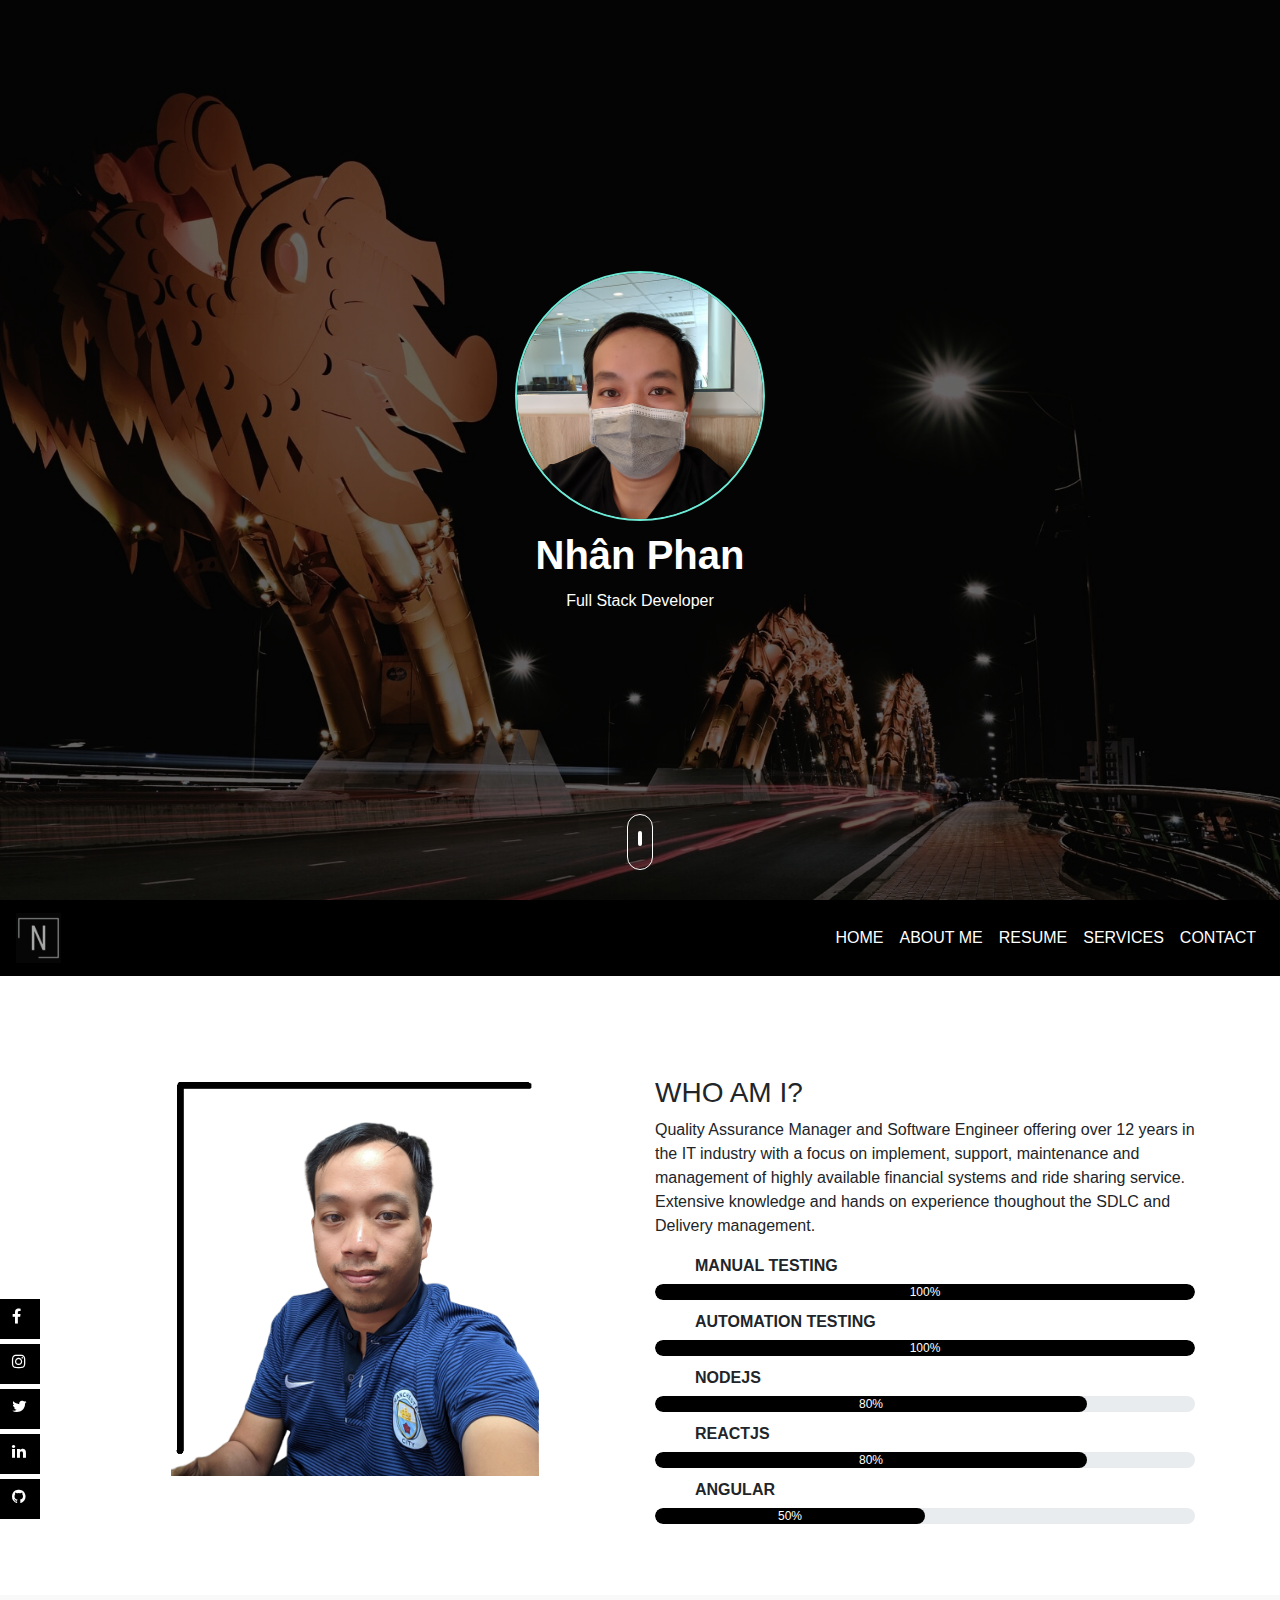
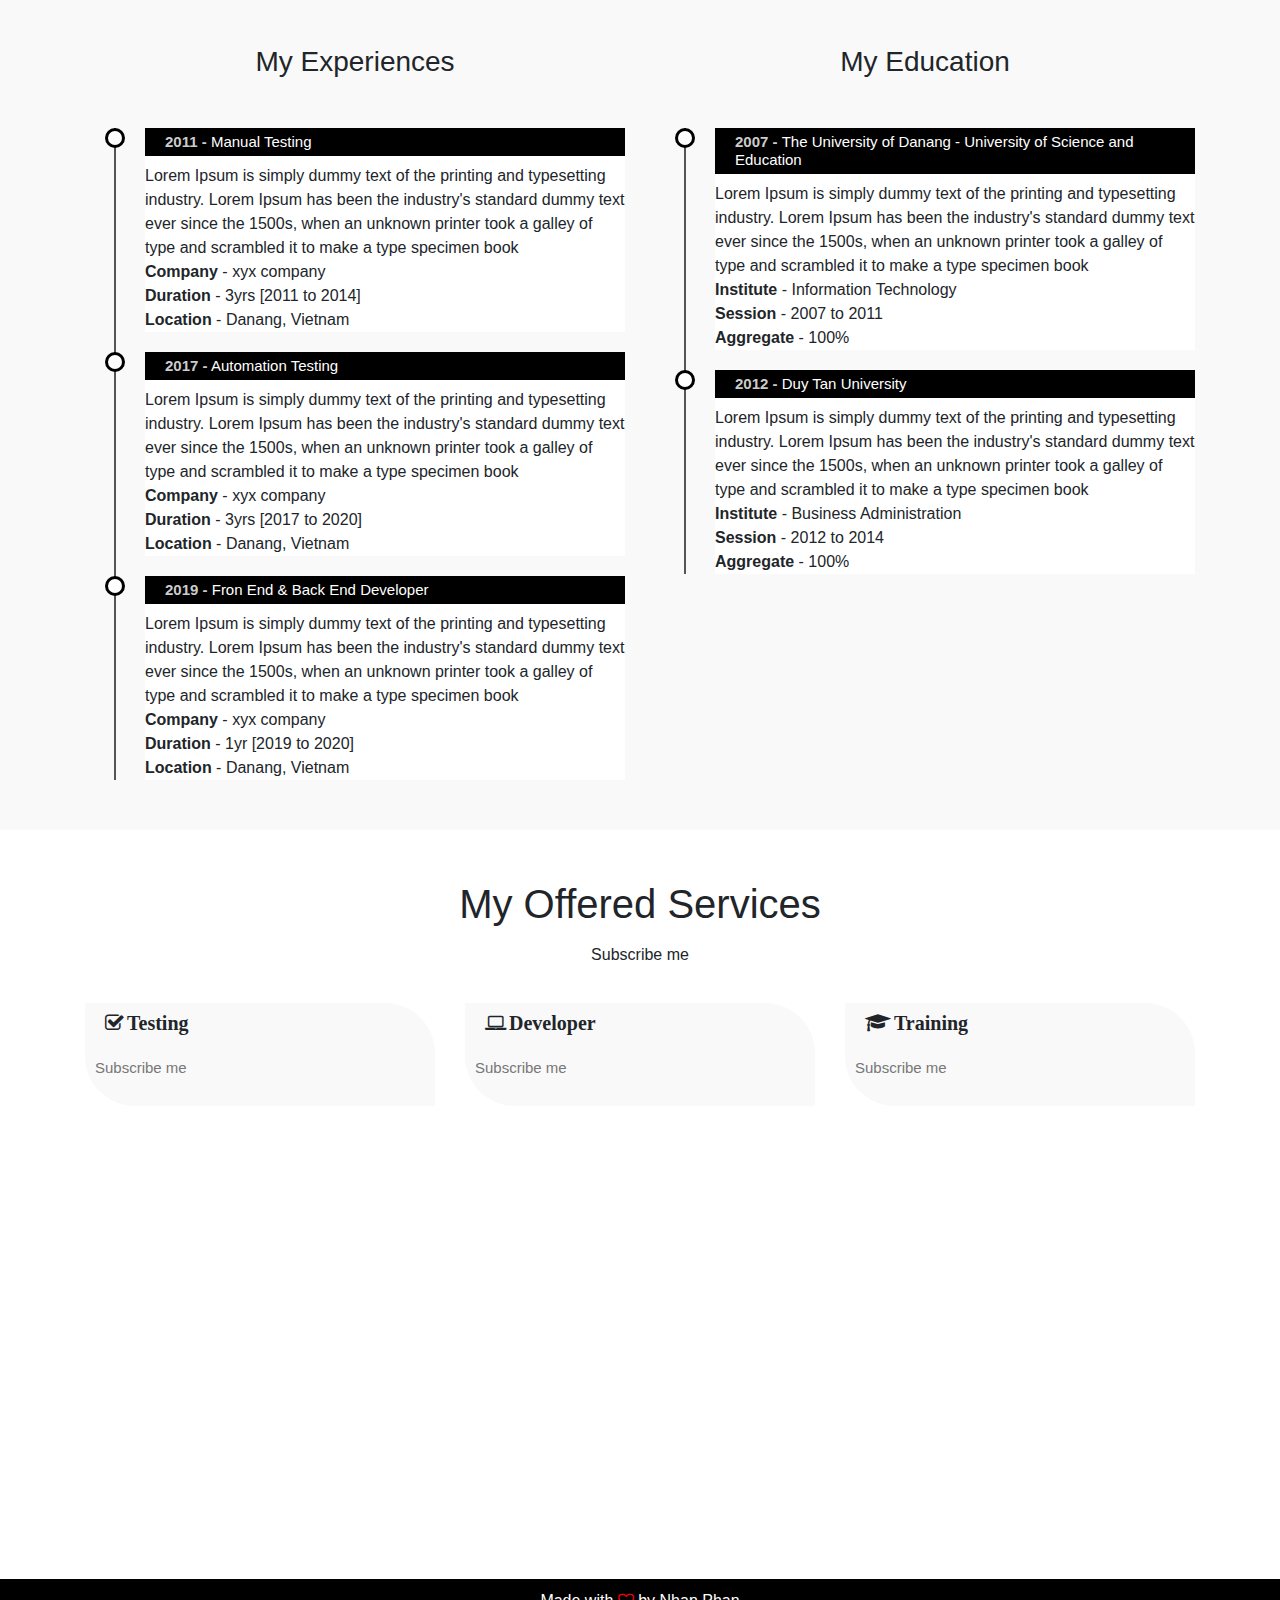
<file: index.html>
<!DOCTYPE html>
<html lang="en">

<head>
    <meta charset="UTF-8">
    <meta name="viewport" content="width=device-width, initial-scale=1.0">
    <title>Nhân Phan</title>
    <link rel="shortcut icon" href="img/favicon.ico"/>
    <!-- CSS only -->
    <link rel="stylesheet" href="https://stackpath.bootstrapcdn.com/bootstrap/4.5.0/css/bootstrap.min.css">

    <!-- manifest -->
    <link rel="manifest" href="manifest.json" />

    <!-- JS, Popper.js, and jQuery -->
    <script src="https://code.jquery.com/jquery-3.5.1.slim.min.js"></script>
    <script src="https://cdn.jsdelivr.net/npm/popper.js@1.16.0/dist/umd/popper.min.js"></script>
    <script src="https://stackpath.bootstrapcdn.com/bootstrap/4.5.0/js/bootstrap.min.js"></script>

    <link rel="stylesheet" href="https://stackpath.bootstrapcdn.com/font-awesome/4.7.0/css/font-awesome.min.css">


    <link rel="stylesheet" href="./css/index.css">

</head>

<body>

    <section id="header">
        <div class="container text-center">
            <div class="user-box">
                <img src="img/user1.png">
                <h1>Nhân Phan</h1>
                <p>Full Stack Developer</p>
            </div>
        </div>

        <div class="scroll-btn">
            <div class="scroll-bar">
                <a href="#about"><span></span></a>
            </div>

        </div>
    </section>

    <!-- User Info -->
    <section id="user-info">
        <div class="nav-bar">
            <nav class="navbar navbar-expand-lg">
                <a class="navbar-brand" href="#about"><img src="img/nhan-logo.png"></a>
                <button class="navbar-toggler" type="button" data-toggle="collapse" data-target="#navbarNav"
                    aria-controls="navbarNav" aria-expanded="false" aria-label="Toggle navigation">
                    <i class="fa fa-bars"></i>
                </button>
                <div class="collapse navbar-collapse" id="navbarNav">
                    <ul class="navbar-nav ml-auto">
                        <li class="nav-item">
                            <a class="nav-link" href="#top">HOME</a>
                        </li>
                        <li class="nav-item">
                            <a class="nav-link" href="#about">ABOUT ME</a>
                        </li>
                        <li class="nav-item">
                            <a class="nav-link" href="#resume">RESUME</a>
                        </li>
                        <li class="nav-item">
                            <a class="nav-link" href="#sevices">SERVICES</a>
                        </li>
                        <li class="nav-item">
                            <a class="nav-link" href="#contact">CONTACT</a>
                        </li>
                    </ul>
                </div>
            </nav>
        </div>


        <!-- About -->

        <div class="about container" id="about">
            <div class="row">
                <div class="col-md-6 text-center">
                    <img src="img/user2.png" class="profile-img">
                </div>
                <div class="col-md-6">
                    <h3>WHO AM I?</h3>
                    <p>
                        Quality Assurance Manager and Software Engineer offering over 12 years in the IT industry with a
                        focus on implement, support, maintenance and management of highly available financial systems
                        and ride sharing service. Extensive knowledge and hands on experience thoughout the SDLC and
                        Delivery management.
                    </p>
                    <div class="skills-bar">
                        <p>MANUAL TESTING</p>
                        <div class="progress">
                            <div class="progress-bar" style="width: 100%">
                                100%
                            </div>
                        </div>

                        <p>AUTOMATION TESTING</p>
                        <div class="progress">
                            <div class="progress-bar" style="width: 100%">
                                100%
                            </div>
                        </div>

                        <p>NODEJS</p>
                        <div class="progress">
                            <div class="progress-bar" style="width: 80%">
                                80%
                            </div>
                        </div>

                        <p>REACTJS</p>
                        <div class="progress">
                            <div class="progress-bar" style="width: 80%">
                                80%
                            </div>
                        </div>

                        <p>ANGULAR</p>
                        <div class="progress">
                            <div class="progress-bar" style="width: 50%">
                                50%
                            </div>
                        </div>

                    </div>
                </div>
            </div>
        </div>
        <!-- Social -->
        <div class="social-icons">
            <ul>
                <a href="#">
                    <li><i class="fa fa-facebook-f"></i></li>
                </a>
                <a href="#">
                    <li><i class="fa fa-instagram"></i></li>
                </a>
                <a href="#">
                    <li><i class="fa fa-twitter"></i></li>
                </a>
                <a href="#">
                    <li><i class="fa fa-linkedin"></i></li>
                </a>
                <a href="#">
                    <li><i class="fa fa-github"></i></li>
                </a>
            </ul>
        </div>
        <!-- Resume -->
        <div class="resume" id="resume">
            <div class="container">
                <div class="row">
                    <div class="col-md-6">
                        <h3 class="text-center">My Experiences</h3>
                        <ul class="timeline">
                            <li>
                                <h4>
                                    <span>2011 -</span> Manual Testing
                                </h4>
                                <p>Lorem Ipsum is simply dummy text of the printing and typesetting industry. Lorem
                                    Ipsum has been
                                    the industry's standard dummy text ever since the 1500s, when an unknown printer
                                    took a galley
                                    of type and scrambled it to make a type specimen book <br>
                                    <b>Company</b> - xyx company <br>
                                    <b>Duration</b> - 3yrs [2011 to 2014] <br>
                                    <b>Location</b> - Danang, Vietnam
                                </p>
                            </li>

                            <li>
                                <h4>
                                    <span>2017 -</span> Automation Testing
                                </h4>
                                <p>Lorem Ipsum is simply dummy text of the printing and typesetting industry. Lorem
                                    Ipsum has been
                                    the industry's standard dummy text ever since the 1500s, when an unknown printer
                                    took a galley
                                    of type and scrambled it to make a type specimen book <br>
                                    <b>Company</b> - xyx company <br>
                                    <b>Duration</b> - 3yrs [2017 to 2020] <br>
                                    <b>Location</b> - Danang, Vietnam
                                </p>
                            </li>

                            <li>
                                <h4>
                                    <span>2019 -</span> Fron End & Back End Developer
                                </h4>
                                <p>Lorem Ipsum is simply dummy text of the printing and typesetting industry. Lorem
                                    Ipsum has been
                                    the industry's standard dummy text ever since the 1500s, when an unknown printer
                                    took a galley
                                    of type and scrambled it to make a type specimen book <br>
                                    <b>Company</b> - xyx company <br>
                                    <b>Duration</b> - 1yr [2019 to 2020] <br>
                                    <b>Location</b> - Danang, Vietnam
                                </p>
                            </li>
                        </ul>
                    </div>


                    <div class="col-md-6">
                        <h3 class="text-center">My Education</h3>
                        <ul class="timeline">
                            <li>
                                <h4>
                                    <span>2007 - </span> The University of Danang - University of Science and Education
                                </h4>
                                <p>Lorem Ipsum is simply dummy text of the printing and typesetting industry. Lorem
                                    Ipsum has been
                                    the industry's standard dummy text ever since the 1500s, when an unknown printer
                                    took a galley
                                    of type and scrambled it to make a type specimen book <br>
                                    <b>Institute</b> - Information Technology<br>
                                    <b>Session</b> - 2007 to 2011<br>
                                    <b>Aggregate</b> - 100%
                                </p>
                            </li>

                            <li>
                                <h4>
                                    <span>2012 - </span> Duy Tan University
                                </h4>
                                <p>Lorem Ipsum is simply dummy text of the printing and typesetting industry. Lorem
                                    Ipsum has been
                                    the industry's standard dummy text ever since the 1500s, when an unknown printer
                                    took a galley
                                    of type and scrambled it to make a type specimen book <br>
                                    <b>Institute</b> - Business Administration<br>
                                    <b>Session</b> - 2012 to 2014<br>
                                    <b>Aggregate</b> - 100%
                                </p>
                            </li>

                        </ul>
                    </div>

                </div>
            </div>
        </div>

        <!-- Service -->

        <div class="services" id="services">
            <div class="container">
                <h1 class="text-center">
                    My Offered Services
                </h1>
                <p class="text-center">
                    Subscribe me
                </p>
                <div class="row">
                    <div class="col-md-4">
                        <div class="services-box">
                            <i class="fa fa-check-square-o"><span>Testing</span></i>
                            <p>Subscribe me</p>
                        </div>
                    </div>

                    <div class="col-md-4">
                        <div class="services-box">
                            <i class="fa fa-laptop"><span>Developer</span></i>
                            <p>Subscribe me</p>
                        </div>
                    </div>

                    <div class="col-md-4">
                        <div class="services-box">
                            <i class="fa fa-graduation-cap"><span>Training</span></i>
                            <p>Subscribe me</p>
                        </div>
                    </div>
                </div>
            </div>
        </div>

        <!-- Contact -->

        <div class="contact" id="contact">
            <div class="container text-center">
                <h1>Contact Me</h1>
                <p class="text-center">Subscribe me</p>

                <div class="row">
                    <div class="col-md-4">
                        <i class="fa fa-phone"></i>
                        <p>+84 904 777 447</p>
                    </div>

                    <div class="col-md-4">
                        <i class="fa fa-envelope"></i>
                        <p>phannhan.dn@gmail.com</p>
                    </div>

                    <div class="col-md-4">
                        <i class="fa fa-internet-explorer"></i>
                        <p>enzophan.github.io</p>
                    </div>

                </div>
                <button type="button" class="btn btn-primary">
                    <i class="fa fa-download"></i>Resume
                </button>
                <button type="button" class="btn btn-primary">
                    <i class="fa fa-rocket"></i>Hire me
                </button>
            </div>
            <div class="footer text-center">
                <p>Made with <i class="fa fa-heart-o"></i> by Nhan Phan</p>
            </div>
        </div>
    </section>


    <!-- Smooth scroll -->

    <script src="/css/smooth-scroll.js">
        var scroll = new SmoothScroll('a[href*="#"]');
    </script>
    <script src="/js/app.js"></script>
</body>

</html>
</file>
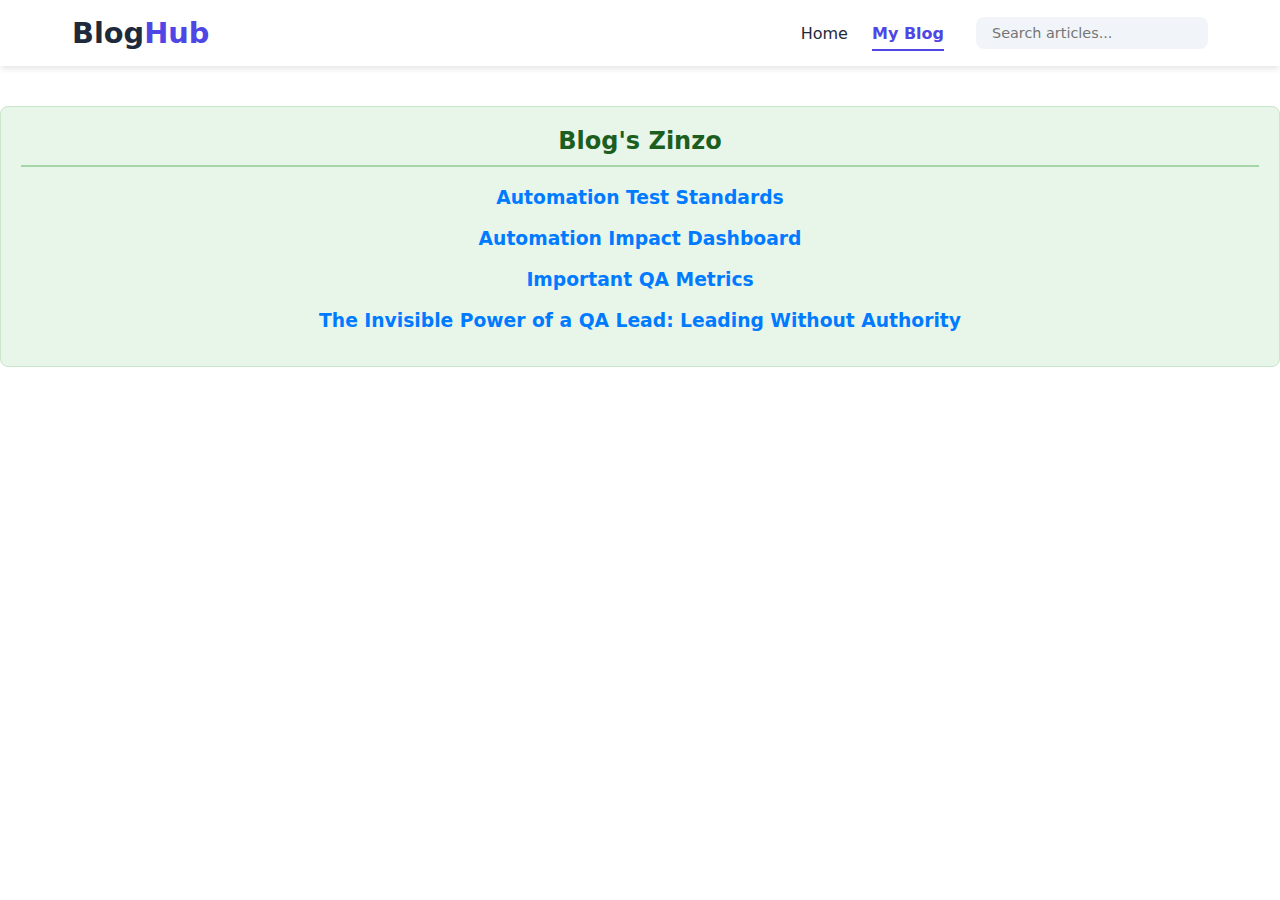
<file: pages/blogs/index.html>
<!DOCTYPE html>
<html lang="en">
<head>
    <meta charset="UTF-8">
    <meta http-equiv="X-UA-Compatible" content="IE=edge">
    <meta name="viewport" content="width=device-width, initial-scale=1.0">
    <title>Zinzo</title>
    <link rel="shortcut icon" href="img/favicon.ico"/>
    <link rel="stylesheet" href="https://cdnjs.cloudflare.com/ajax/libs/font-awesome/6.4.0/css/all.min.css">
    <link rel="shortcut icon" href="../img/favicon.ico"/>
    <link rel="stylesheet" href="./blogs.css">
</head>
<body>
    <header class="blog-header">
        <nav class="blog-navbar">
            <div class="nav-container">
                <div class="brand-section">
                    <a href="/" class="blog-logo">Blog<span>Hub</span></a>
                    <div class="theme-toggle">
                        <i class="fas fa-moon"></i>
                    </div>
                </div>
                
                <div class="nav-links">
                    <ul class="nav-menu">
                        <li><a href="/">Home</a></li>
                        <li><a href="/pages/blogs" class="active" >My Blog</a></li>
<!--                         <li><a href="/categories">Categories</a></li>
                        <li><a href="/popular">Popular</a></li>
                        <li><a href="/about">About</a></li>
                        <li><a href="/contact">Contact</a></li> -->
                    </ul>
                    
                    <div class="search-bar">
                        <input type="text" placeholder="Search articles...">
                        <button class="search-btn"><i class="fas fa-search"></i></button>
                    </div>
                </div>
                
                <div class="mobile-menu">
                    <button class="search-icon-mobile"><i class="fas fa-search"></i></button>
                    <div class="hamburger">
                        <span></span>
                        <span></span>
                        <span></span>
                    </div>
                </div>
            </div>
            
            <div class="mobile-search-container">
                <input type="text" placeholder="Search blog posts...">
                <button class="search-btn"><i class="fas fa-search"></i></button>
            </div>
        </nav>
    </header>

<!--     <nav>
        <ul>
            <li>
                <a href="/">Home</a>
            </li>
            <li>
                <a href="/pages/blogs/">Blogs</a>
            </li>
            <li>
                <a href="/pages/about.html">About</a>
            </li>
            <li>
                <a href="/pages/login.html">Login</a>
            </li>
        </ul>
    </nav> -->
    <div class="blog-post-container">
        <div class="menu-list">
            <h2>Blog's Zinzo</h2>
            <ul>
                <li>
                    <h3>
                        <div>
                            <a href="/pages/blogs/automation.html">
                                Automation Test Standards
                            </a>
                        </div>
                    </h3>
                </li>
                <li>
                    <h3>    
                        <div>
                            <a href="/pages/blogs/automationDashboard.html">
                                Automation Impact Dashboard
                            </a>
                        </div>
                    </h3>
                </li>
                <li>
                    <h3>    
                        <div>
                            <a href="/pages/blogs/qa-metrics.html">
                                Important QA Metrics
                            </a>
                        </div>
                    </h3>
                </li>
              <li>
                <h3>    
                    <div>
                        <a href="/pages/blogs/qa-leadership.html">
                            The Invisible Power of a QA Lead: Leading Without Authority
                        </a>
                    </div>
                </h3>
            </li>
            </ul>
        </div>
    </div>
    

    <script src="/js/app.js"></script>
</body>
</html>
</file>
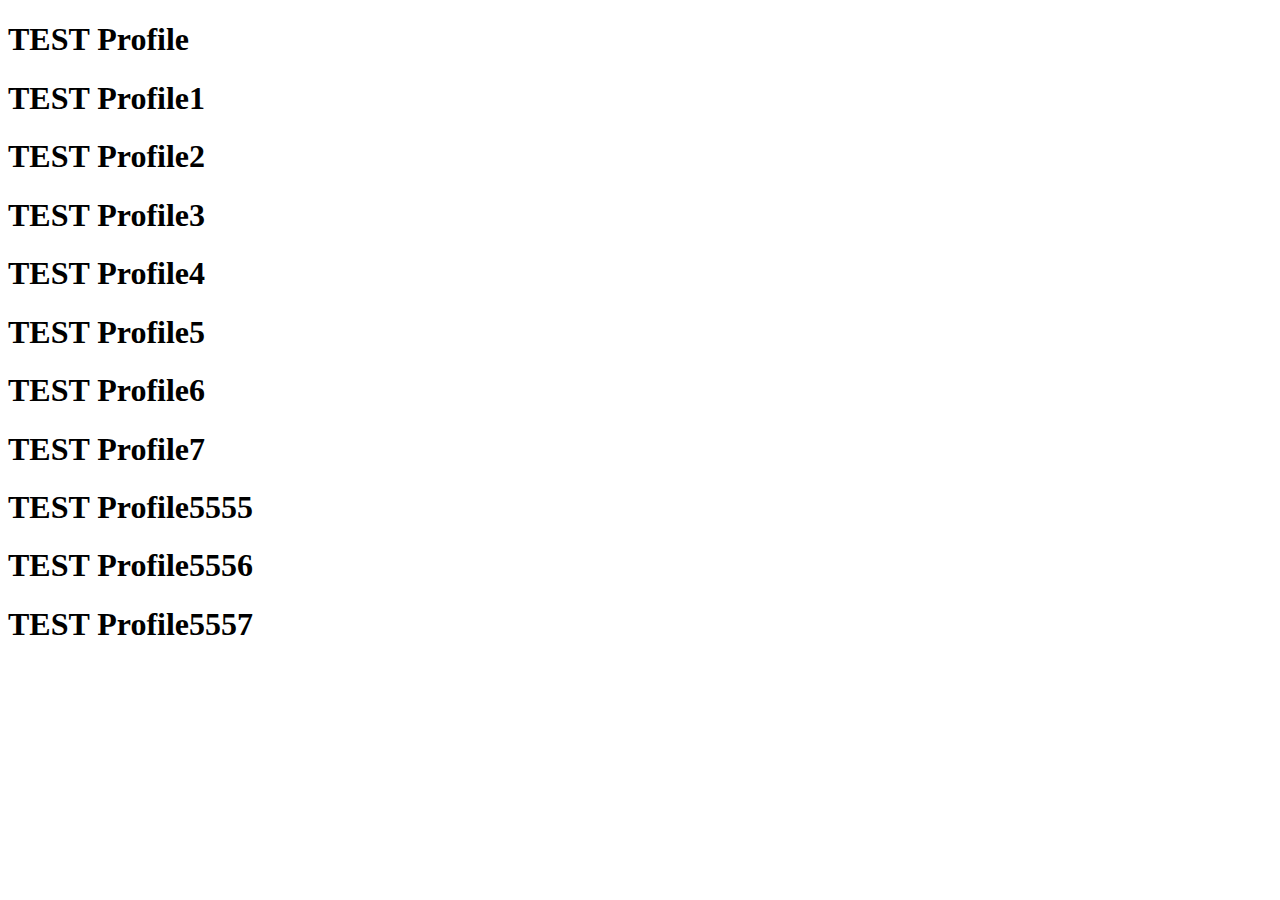
<file: blogs.html>
<!DOCTYPE html>
<html lang="en">
<head>
    <meta charset="UTF-8">
    <meta http-equiv="X-UA-Compatible" content="IE=edge">
    <meta name="viewport" content="width=device-width, initial-scale=1.0">
    <title>Blogs</title>
    <link rel="shortcut icon" href="img/favicon.ico"/>

</head>
<body>
    <h1>TEST Profile</h1>
    <h1>TEST Profile1</h1>
    <h1>TEST Profile2</h1>
    <h1>TEST Profile3</h1>
    <h1>TEST Profile4</h1>
    <h1>TEST Profile5</h1>
    <h1>TEST Profile6</h1>
    <h1>TEST Profile7</h1>
    <h1>TEST Profile5555</h1>
    <h1>TEST Profile5556</h1>
    <h1>TEST Profile5557</h1>
    <script src="/js/app.js"></script>
</body>
</html>
</file>
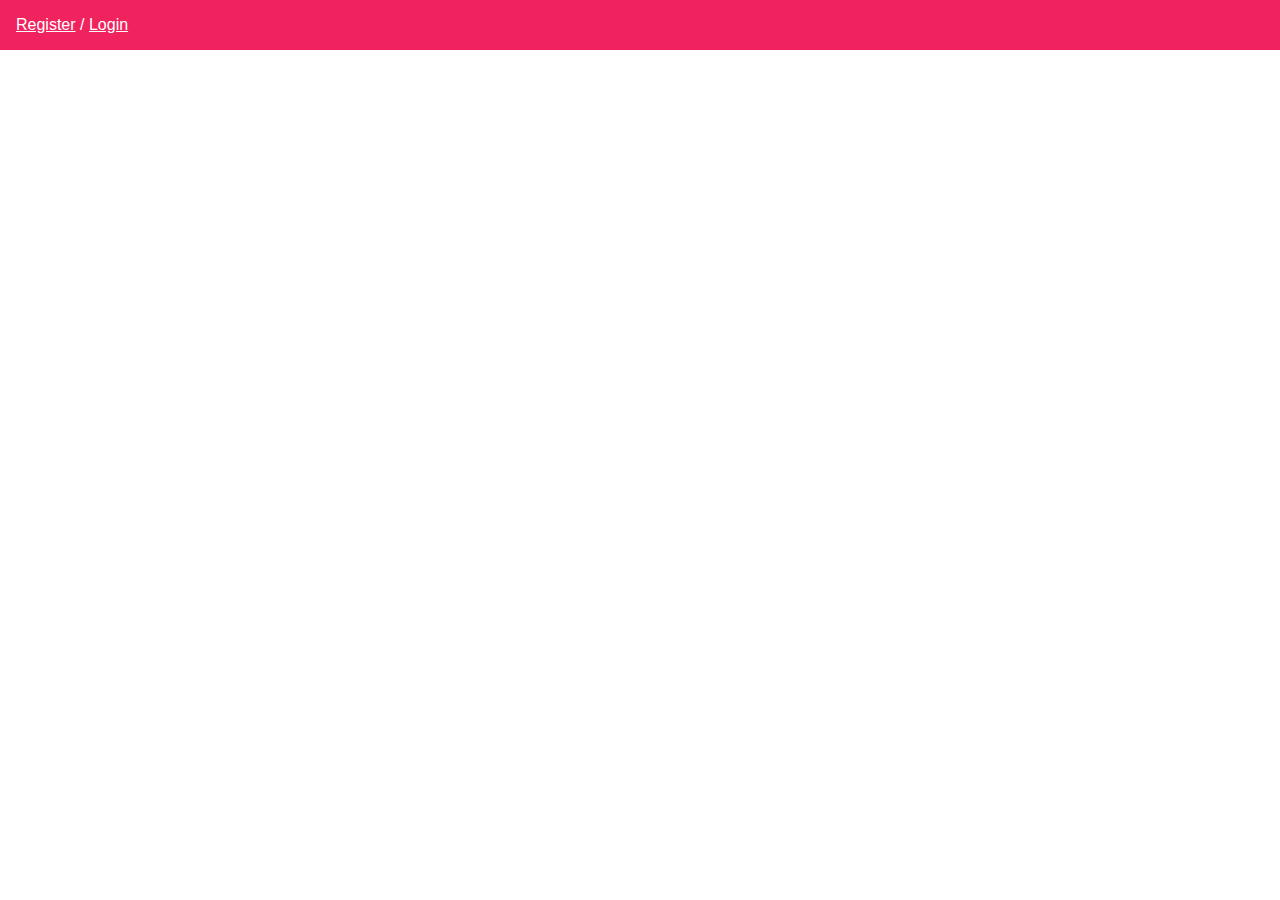
<file: home.html>
<!DOCTYPE html>
<html lang="en">

<head>
    <meta charset="UTF-8">
    <meta name="viewport" content="width=device-width, initial-scale=1.0">
    <title>My Star</title>

    <link rel="stylesheet" href="https://stackpath.bootstrapcdn.com/bootstrap/4.5.0/css/bootstrap.min.css"
        integrity="sha384-9aIt2nRpC12Uk9gS9baDl411NQApFmC26EwAOH8WgZl5MYYxFfc+NcPb1dKGj7Sk" crossorigin="anonymous">
    <script src="https://kit.fontawesome.com/e4897cb434.js" crossorigin="anonymous"></script>

    <link href="https://fonts.googleapis.com/css2?family=Poppins:ital,wght@0,400;0,700;0,900;1,400;1,700&display=swap"
        rel="stylesheet">

    <link rel="stylesheet" href="./css/main.css">
    <link rel="stylesheet" href="./css/header.css">
</head>

<body>
    <header>
        <section class="top-bar">
            <div class="container">
                <div class="row justify-content-between">
                    <div class="col-auto">
                        <ul class="top-bar__social-list">
                            <li><a href="#"><i class="fab fa-facebook-f"></i></a></li>
                            <li><a href="#"><i class="fab fa-instagram"></i></a></li>
                            <li><a href="#"><i class="fab fa-twitter"></i></a></li>
                            <li><a href="#"><i class="fab fa-linkedin-in"></i></a></li>
                            <li><a href="#"><i class="fas fa-hashtag"></i></a></li>
                        </ul>
                    </div>
                    <div class="col-auto">
                        <div class="top-bar__links">
                            <a href="#">Register</a>
                            <span>/</span>
                            <a href="#">Login</a>
                        </div>
                    </div>
                </div>
            </div>
        </section>

    </header>

</body>

</html>
</file>
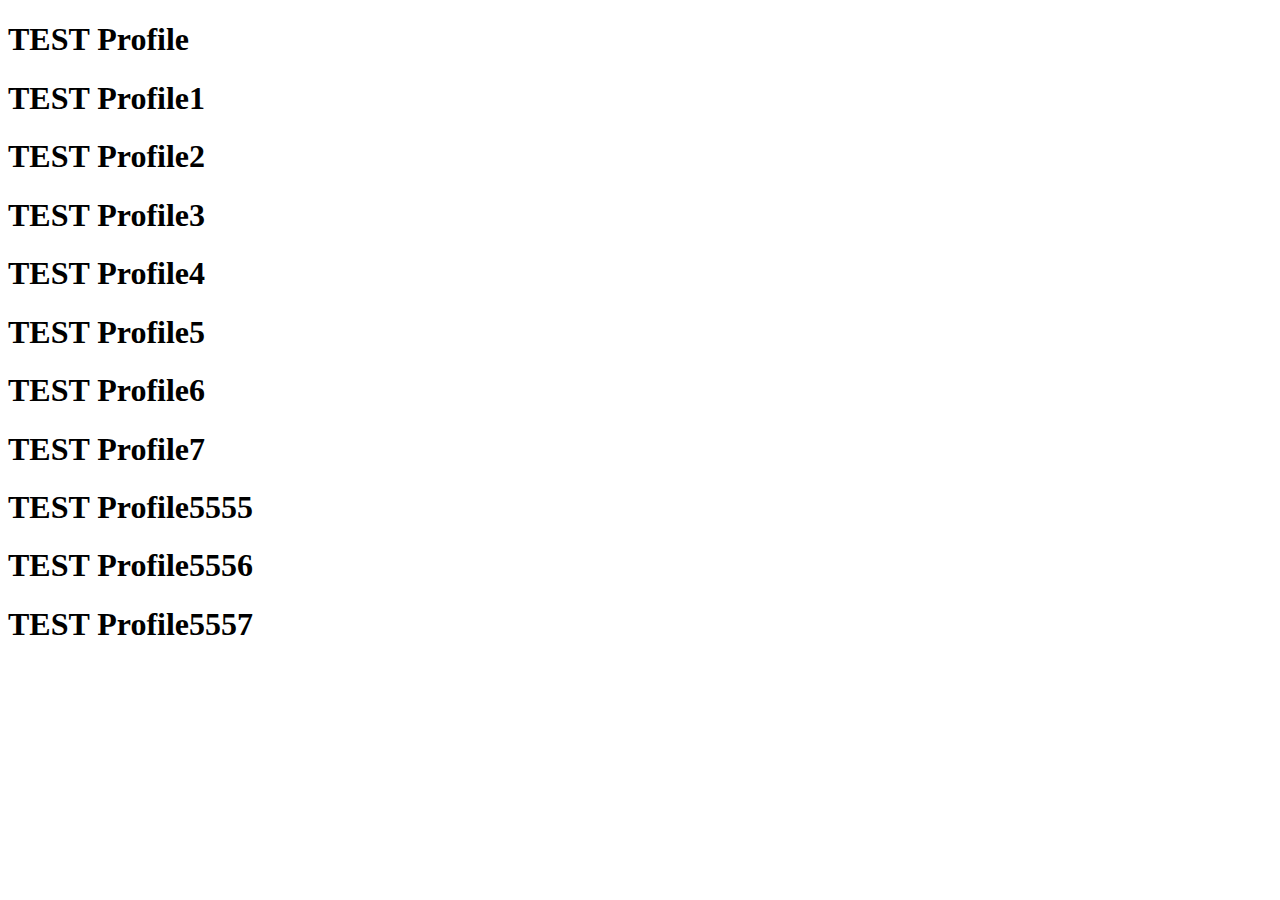
<file: profile.html>
<!DOCTYPE html>
<html lang="en">
<head>
    <meta charset="UTF-8">
    <meta http-equiv="X-UA-Compatible" content="IE=edge">
    <meta name="viewport" content="width=device-width, initial-scale=1.0">
    <title>Profile</title>
</head>
<body>
    <h1>TEST Profile</h1>
    <h1>TEST Profile1</h1>
    <h1>TEST Profile2</h1>
    <h1>TEST Profile3</h1>
    <h1>TEST Profile4</h1>
    <h1>TEST Profile5</h1>
    <h1>TEST Profile6</h1>
    <h1>TEST Profile7</h1>
    <h1>TEST Profile5555</h1>
    <h1>TEST Profile5556</h1>
    <h1>TEST Profile5557</h1>
</body>
</html>
</file>
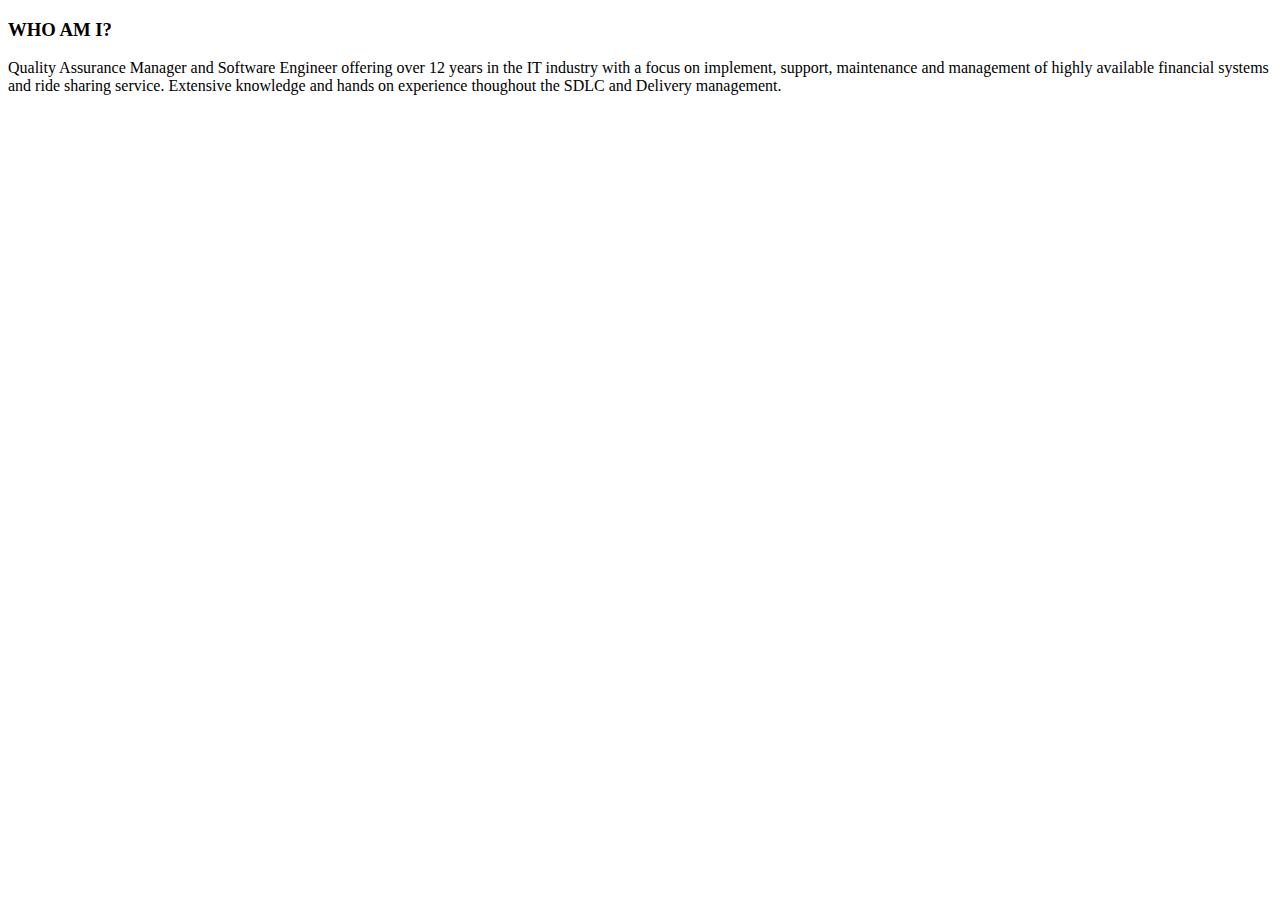
<file: pages/about.html>
<!DOCTYPE html>
<html lang="en">

<head>
    <meta charset="UTF-8">
    <meta http-equiv="X-UA-Compatible" content="IE=edge">
    <meta name="viewport" content="width=device-width, initial-scale=1.0">
    <title>About</title>
    <link rel="shortcut icon" href="../img/favicon.ico"/>

</head>

<body>
    <div class="container">
        <div>
            <h3>WHO AM I?</h3>
            <p>
                Quality Assurance Manager and Software Engineer offering over 12 years in the IT industry with a
                focus on implement, support, maintenance and management of highly available financial systems
                and ride sharing service. Extensive knowledge and hands on experience thoughout the SDLC and
                Delivery management.
            </p>
        </div>
    </div>
</body>

</html>
</file>
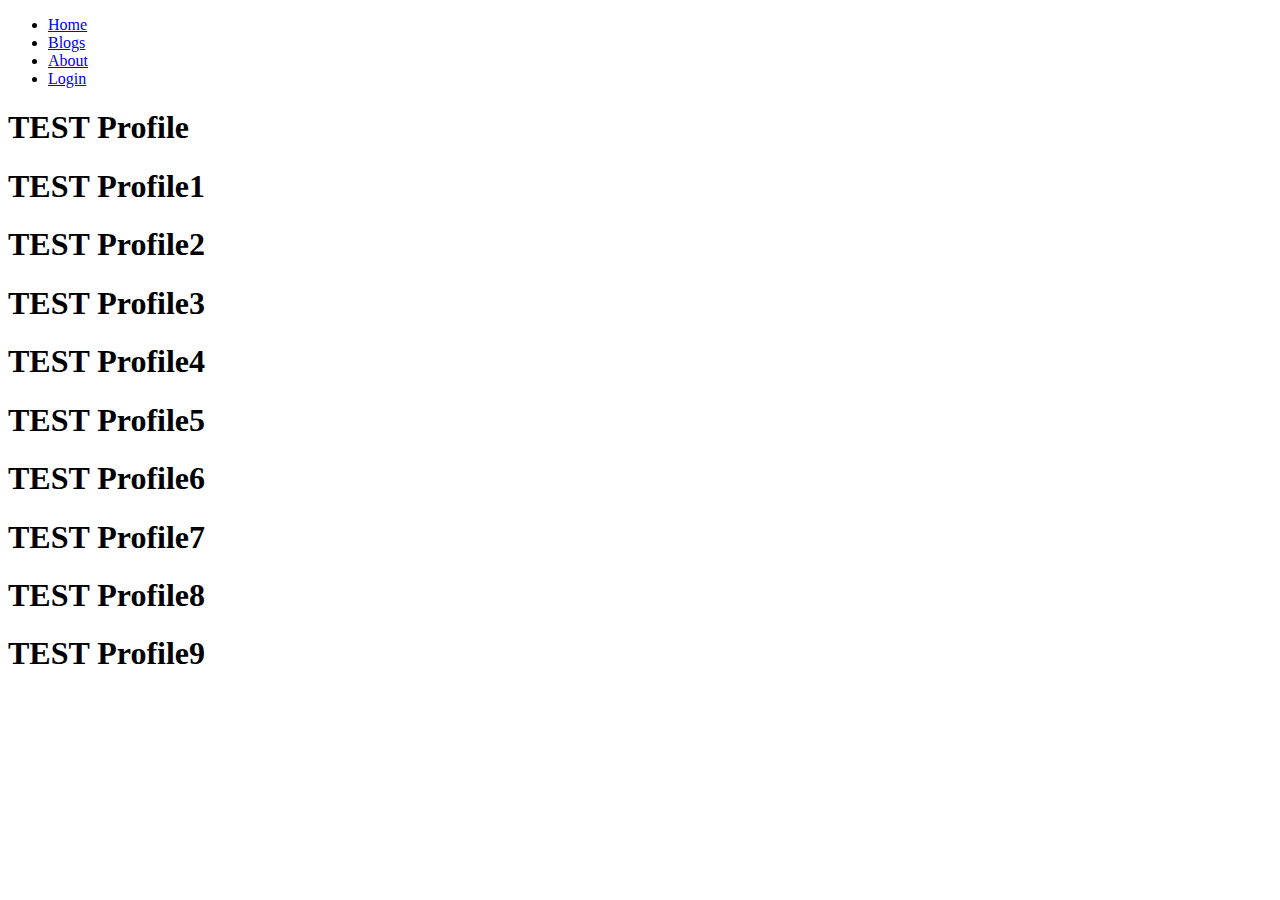
<file: pages/blogs.html>
<!DOCTYPE html>
<html lang="en">
<head>
    <meta charset="UTF-8">
    <meta http-equiv="X-UA-Compatible" content="IE=edge">
    <meta name="viewport" content="width=device-width, initial-scale=1.0">
    <title>Blogs</title>
    <link rel="shortcut icon" href="../img/favicon.ico"/>

</head>
<body>
    <nav>
        <ul>
            <li>
                <a href="/">Home</a>
            </li>
            <li>
                <a href="/pages/blogs.html">Blogs</a>
            </li>
            <li>
                <a href="/pages/about.html">About</a>
            </li>
            <li>
                <a href="/pages/login.html">Login</a>
            </li>
        </ul>
    </nav>
    <h1>TEST Profile</h1>
    <h1>TEST Profile1</h1>
    <h1>TEST Profile2</h1>
    <h1>TEST Profile3</h1>
    <h1>TEST Profile4</h1>
    <h1>TEST Profile5</h1>
    <h1>TEST Profile6</h1>
    <h1>TEST Profile7</h1>
    <h1>TEST Profile8</h1>
    <h1>TEST Profile9</h1>
    <script src="/js/app.js"></script>
</body>
</html>
</file>
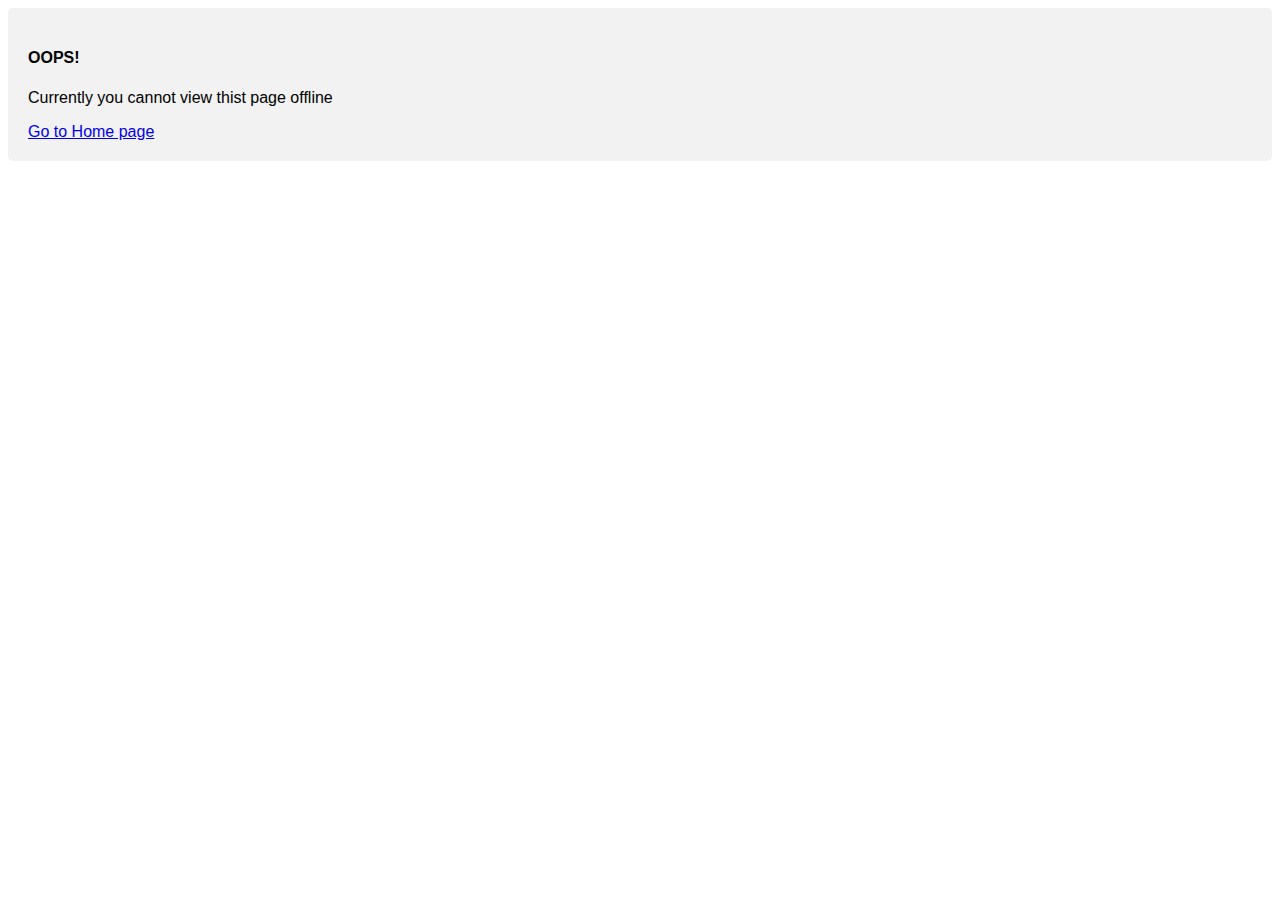
<file: pages/fallback.html>
<!DOCTYPE html>
<html>

<head>
    <meta name="viewport" content="width=device-width, initial-scale=1">
    <style>
        body {
            font-family: Arial, Helvetica, sans-serif;
        }

        * {
            box-sizing: border-box;
        }

        input[type=text],
        select,
        textarea {
            width: 100%;
            padding: 12px;
            border: 1px solid #ccc;
            border-radius: 4px;
            box-sizing: border-box;
            margin-top: 6px;
            margin-bottom: 16px;
            resize: vertical;
        }

        input[type=submit] {
            background-color: #04AA6D;
            color: white;
            padding: 12px 20px;
            border: none;
            border-radius: 4px;
            cursor: pointer;
        }

        input[type=submit]:hover {
            background-color: #45a049;
        }

        .container {
            border-radius: 5px;
            background-color: #f2f2f2;
            padding: 20px;
        }
    </style>
</head>

<body>
    <div class="container">
        <h4>OOPS!</h4>
        <p>Currently you cannot view thist page offline</p>
        <a href="/pages/blogs.html" class="btn-small orange">Go to Home page</a>
    </div>

</body>

</html>
</file>
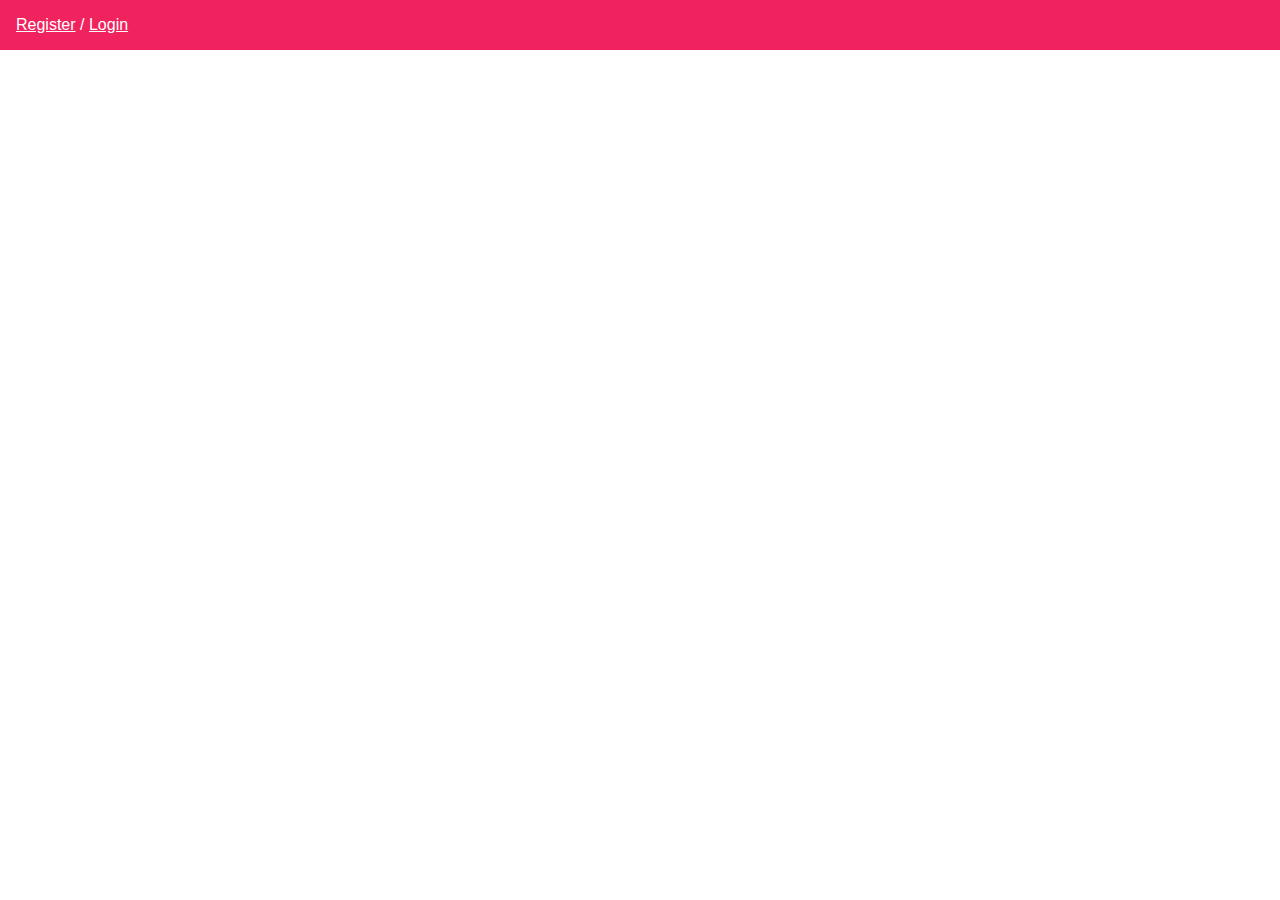
<file: pages/login.html>
<!DOCTYPE html>
<html lang="en">

<head>
    <meta charset="UTF-8">
    <meta name="viewport" content="width=device-width, initial-scale=1.0">
    <title>My Star</title>

    <link rel="stylesheet" href="https://stackpath.bootstrapcdn.com/bootstrap/4.5.0/css/bootstrap.min.css"
        integrity="sha384-9aIt2nRpC12Uk9gS9baDl411NQApFmC26EwAOH8WgZl5MYYxFfc+NcPb1dKGj7Sk" crossorigin="anonymous">
    <script src="https://kit.fontawesome.com/e4897cb434.js" crossorigin="anonymous"></script>

    <link href="https://fonts.googleapis.com/css2?family=Poppins:ital,wght@0,400;0,700;0,900;1,400;1,700&display=swap"
        rel="stylesheet">

    <link rel="stylesheet" href="../css/main.css">
    <link rel="stylesheet" href="../css/header.css">
</head>

<body>
    <header>
        <section class="top-bar">
            <div class="container">
                <div class="row justify-content-between">
                    <div class="col-auto">
                        <ul class="top-bar__social-list">
                            <li><a href="#"><i class="fab fa-facebook-f"></i></a></li>
                            <li><a href="#"><i class="fab fa-instagram"></i></a></li>
                            <li><a href="#"><i class="fab fa-twitter"></i></a></li>
                            <li><a href="#"><i class="fab fa-linkedin-in"></i></a></li>
                            <li><a href="#"><i class="fas fa-hashtag"></i></a></li>
                        </ul>
                    </div>
                    <div class="col-auto">
                        <div class="top-bar__links">
                            <a href="#">Register</a>
                            <span>/</span>
                            <a href="#">Login</a>
                        </div>
                    </div>
                </div>
            </div>
        </section>

    </header>

</body>

</html>
</file>
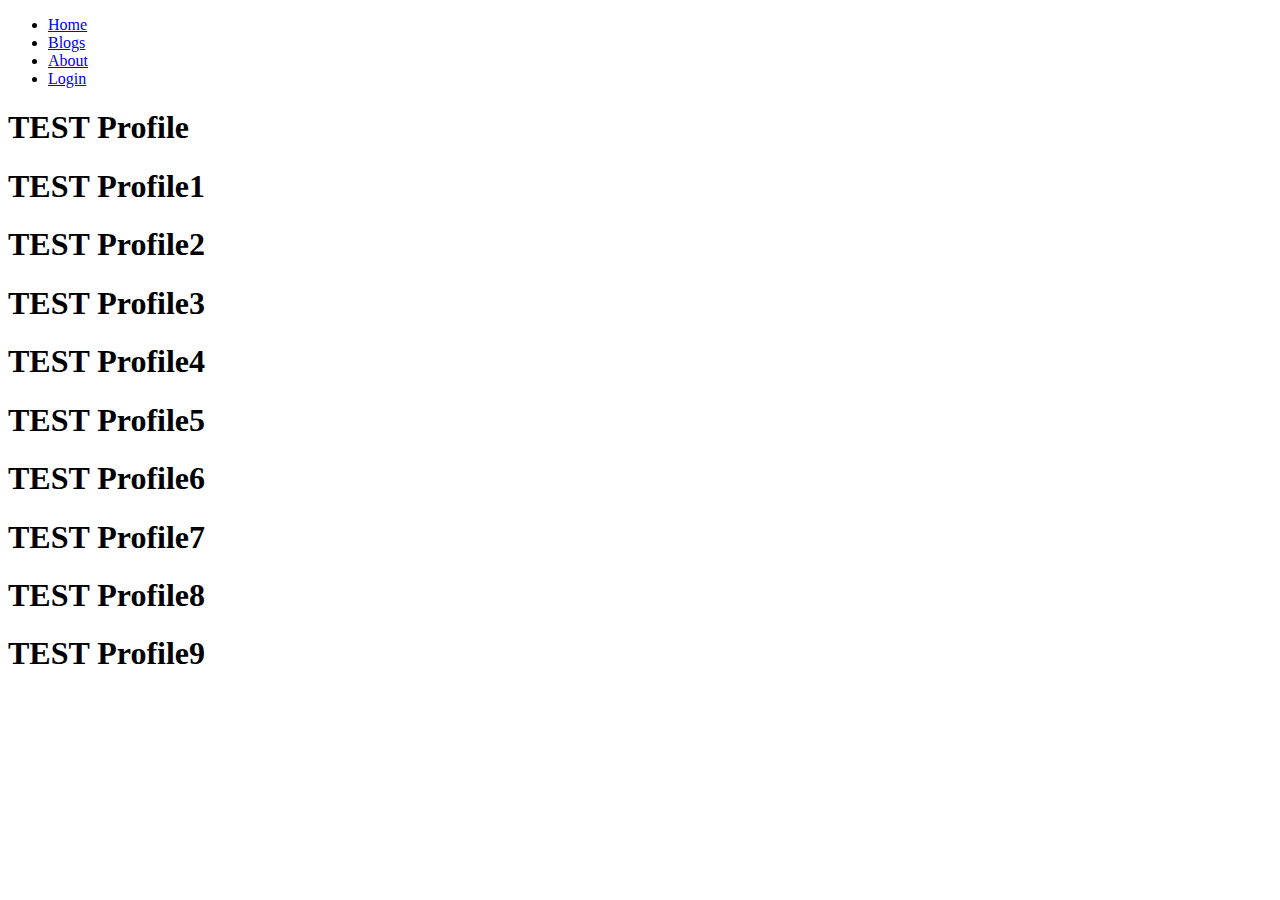
<file: pages/test.html>
<!DOCTYPE html>
<html lang="en">
<head>
    <meta charset="UTF-8">
    <meta http-equiv="X-UA-Compatible" content="IE=edge">
    <meta name="viewport" content="width=device-width, initial-scale=1.0">
    <title>Blogs</title>
    <link rel="shortcut icon" href="../img/favicon.ico"/>

</head>
<body>
    <nav>
        <ul>
            <li>
                <a href="/">Home</a>
            </li>
            <li>
                <a href="/pages/blogs.html">Blogs</a>
            </li>
            <li>
                <a href="/pages/about.html">About</a>
            </li>
            <li>
                <a href="/pages/login.html">Login</a>
            </li>
        </ul>
    </nav>
    <h1>TEST Profile</h1>
    <h1>TEST Profile1</h1>
    <h1>TEST Profile2</h1>
    <h1>TEST Profile3</h1>
    <h1>TEST Profile4</h1>
    <h1>TEST Profile5</h1>
    <h1>TEST Profile6</h1>
    <h1>TEST Profile7</h1>
    <h1>TEST Profile8</h1>
    <h1>TEST Profile9</h1>
    <script src="/js/app.js"></script>
</body>
</html>
</file>
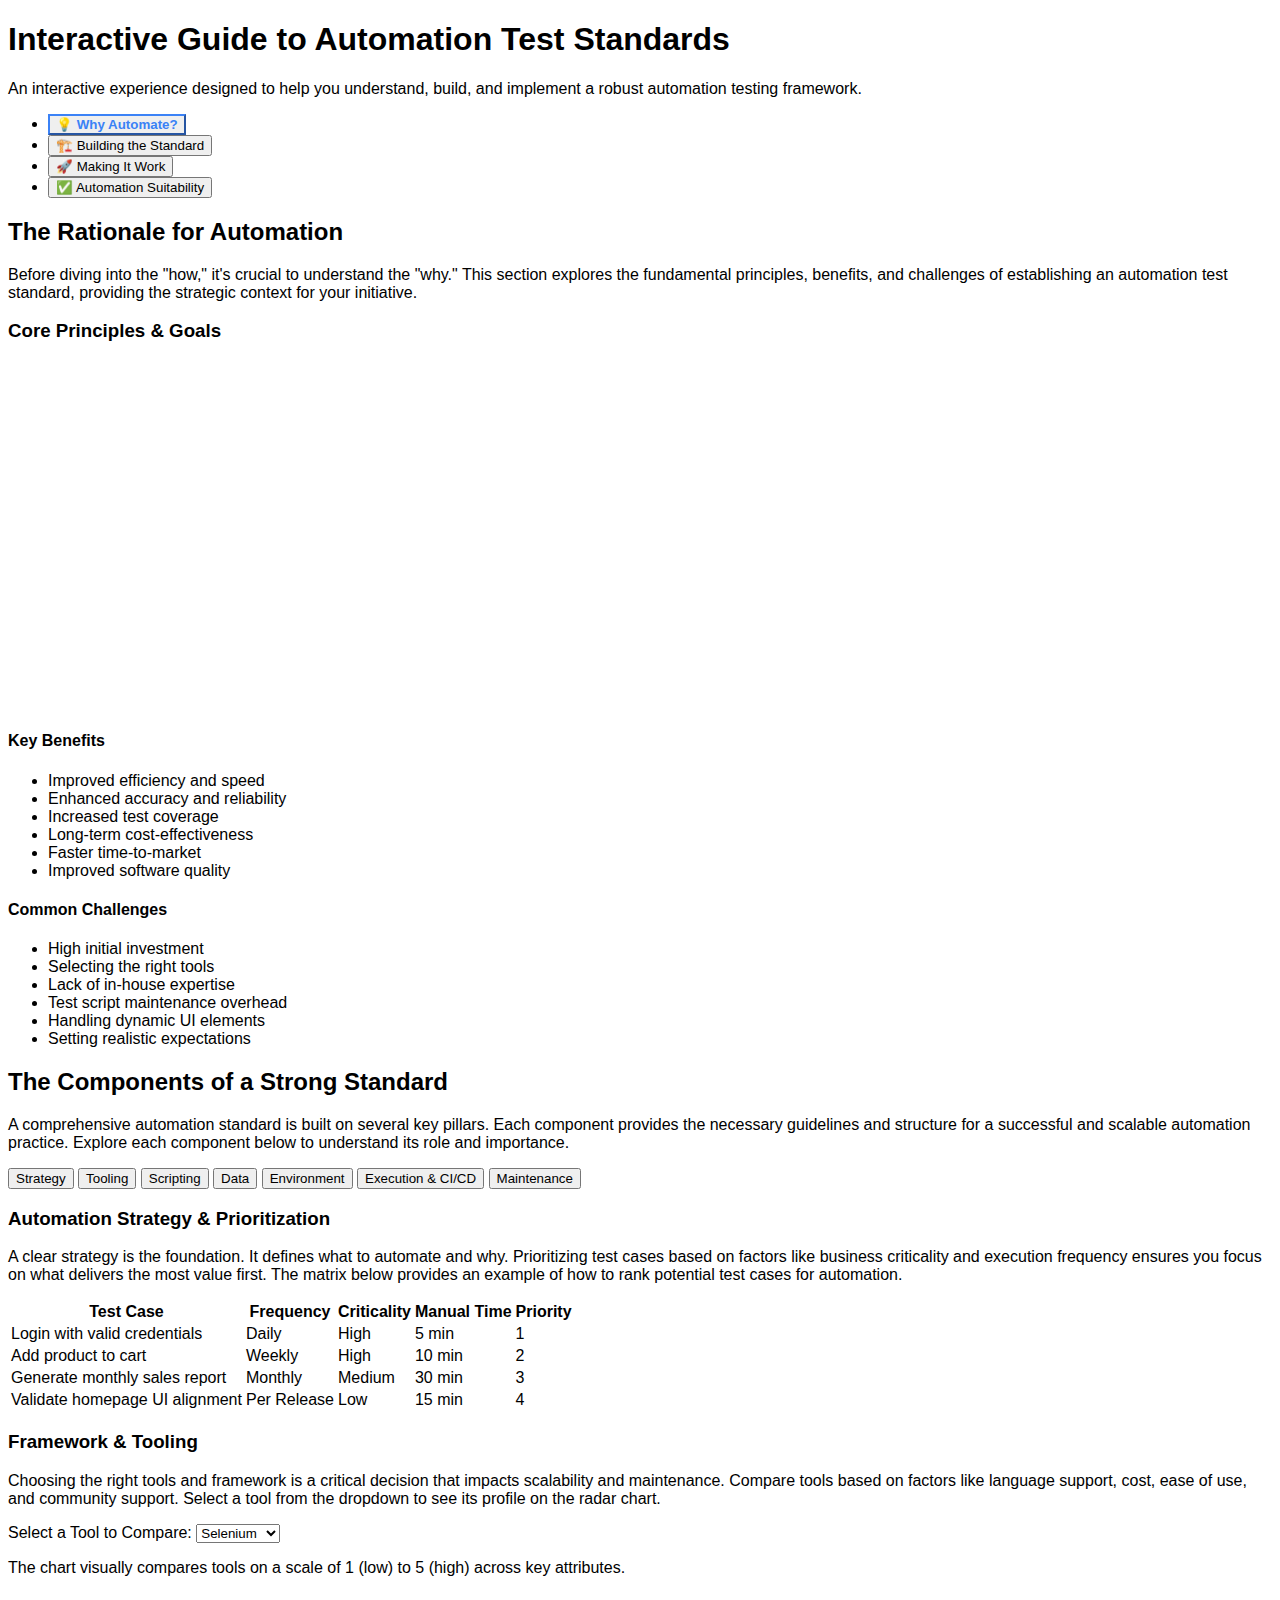
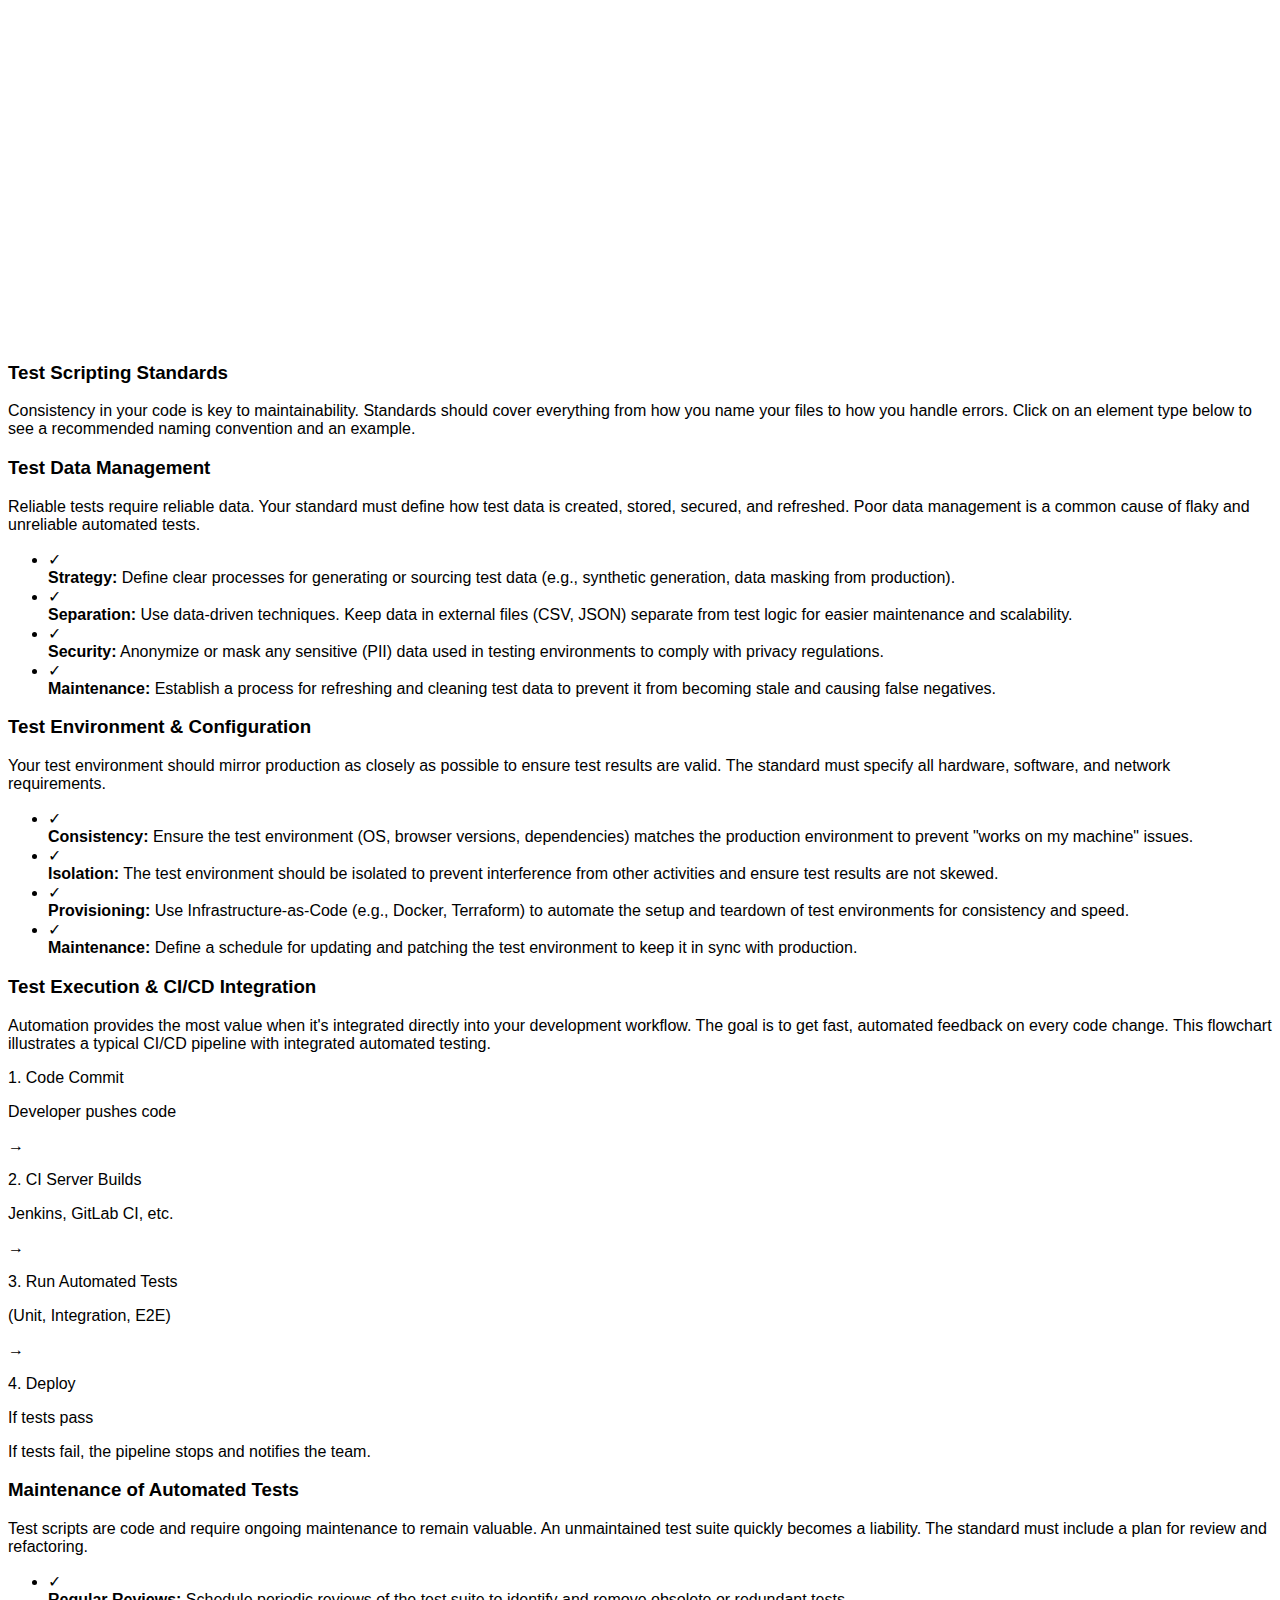
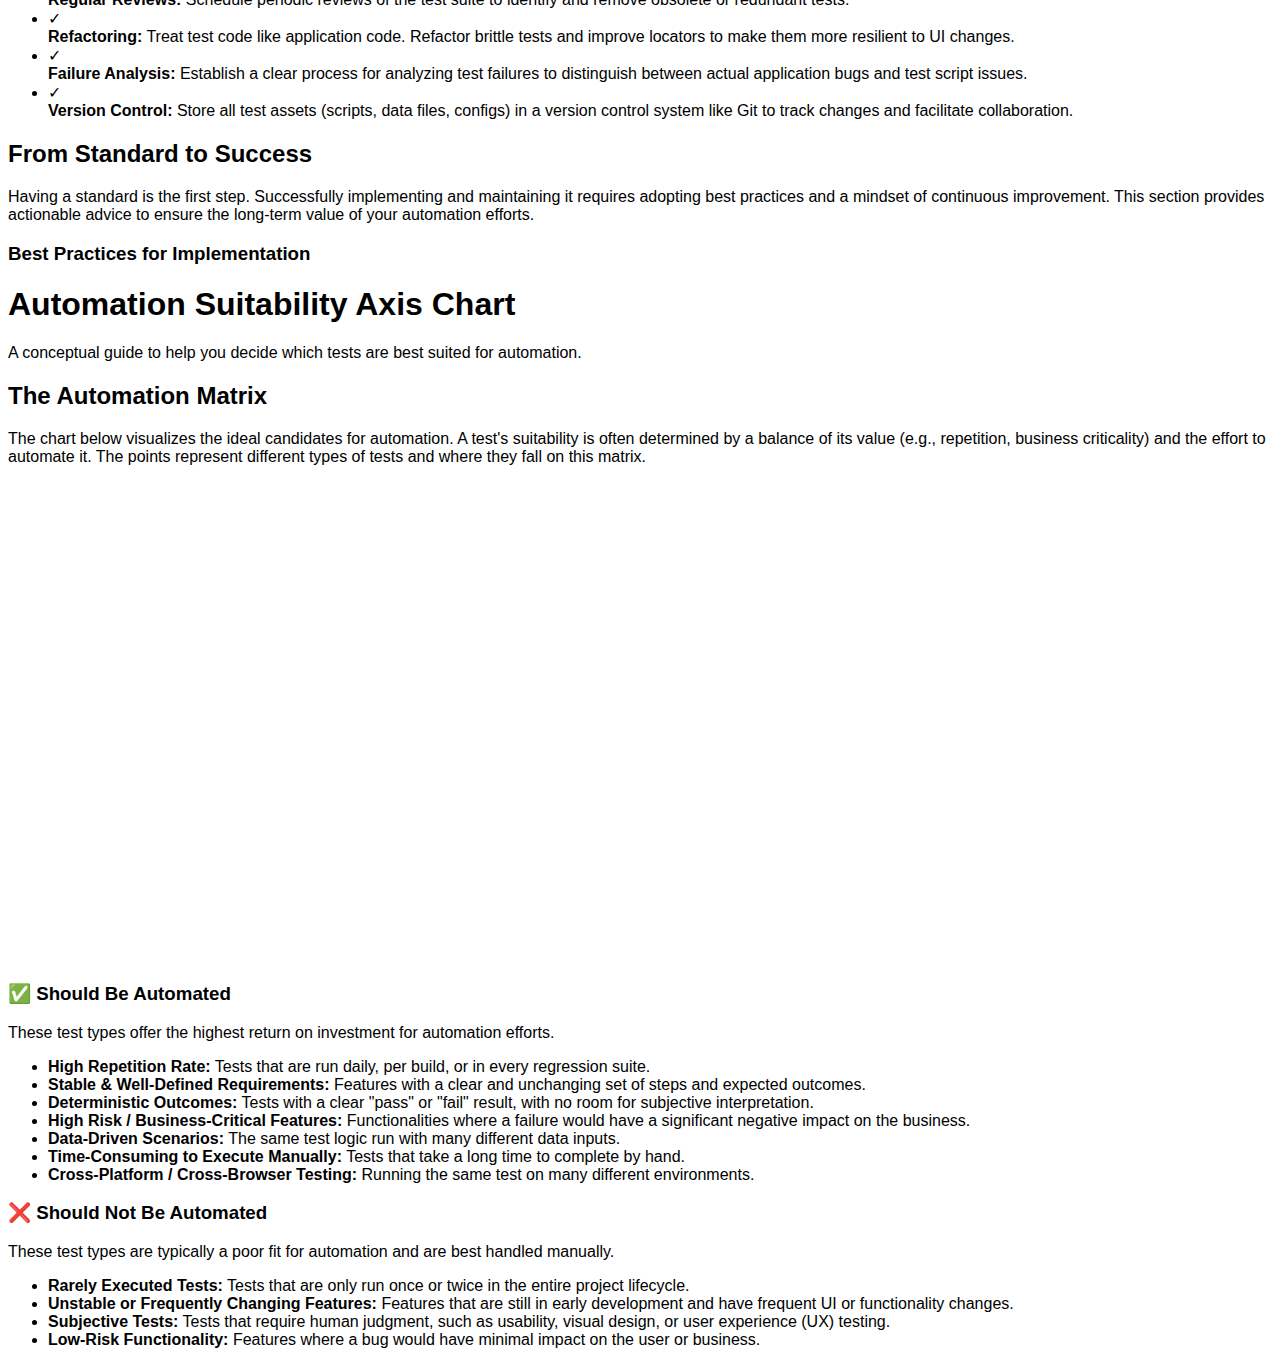
<file: pages/blogs/automation.html>
<!DOCTYPE html>
<html lang="en">
<head>
    <meta charset="UTF-8">
    <meta name="viewport" content="width=device-width, initial-scale=1.0">
    <title>Interactive Guide to Automation Test Standards</title>
    <script src="https://cdn.tailwindcss.com"></script>
    <script src="https://cdn.jsdelivr.net/npm/chart.js"></script>
    <link rel="preconnect" href="https://fonts.googleapis.com">
    <link rel="preconnect" href="https://fonts.gstatic.com" crossorigin>
    <link href="https://fonts.googleapis.com/css2?family=Inter:wght@400;500;600;700&display=swap" rel="stylesheet">
    <!-- Chosen Palette: Warm Neutrals with a Tech Blue Accent -->
    <!-- Application Structure Plan: The application is designed around a three-pillar structure: 'Why Automate?', 'Building the Standard', and 'Making It Work'. This non-linear, thematic approach guides the user from the strategic rationale to practical implementation and best practices. A top-level tabbed navigation controls these main pillars. The 'Building the Standard' section has its own sub-navigation, also using tabs, to break down the core components. This layered, interactive structure was chosen to make the dense, text-heavy report digestible, preventing user overwhelm and encouraging exploration by isolating complex topics into manageable, interactive sections. -->
    <!-- Visualization & Content Choices: 
        - Report Info: Core Principles/Goals -> Goal: Inform/Proportions -> Viz: Doughnut Chart -> Interaction: Hover to see details -> Justification: Visually represents the conceptual weight and relationship of key goals, more engaging than a list. -> Library: Chart.js.
        - Report Info: Tool Comparison Table -> Goal: Compare -> Viz: Radar Chart -> Interaction: Select a tool from a dropdown to dynamically update the chart -> Justification: Allows for a multi-axial comparison of tools in a single, easy-to-grasp visualization, superior to a static table for understanding trade-offs. -> Library: Chart.js.
        - Report Info: CI/CD Process -> Goal: Organize/Change -> Viz: HTML/CSS Flowchart -> Interaction: Static visual with clear labeling -> Justification: Simplifies the complex process flow described in the text into a clear, sequential diagram. -> Library/Method: Tailwind CSS.
        - Report Info: Best Practices, Benefits/Challenges -> Goal: Inform/Compare -> Viz: Accordions & Side-by-Side Cards -> Interaction: Click to expand, visual grouping -> Justification: Organizes lists into interactive, space-saving elements and allows for direct visual comparison of opposing concepts. -> Library/Method: Tailwind CSS & Vanilla JS.
        - Report Info: Test Case Prioritization -> Goal: Organize -> Viz: Interactive HTML Table -> Interaction: Hover highlights rows -> Justification: Retains the familiar table format but adds interactivity for better user engagement. -> Library/Method: Tailwind CSS. -->
    <!-- CONFIRMATION: NO SVG graphics used. NO Mermaid JS used. -->
    <style>
        body {
            font-family: 'Inter', sans-serif;
        }
        .chart-container {
            position: relative;
            width: 100%;
            max-width: 500px;
            margin-left: auto;
            margin-right: auto;
            height: 300px;
            max-height: 400px;
        }
        .automationChart-container {
            position: relative;
            width: 100%;
            max-width: 800px;
            margin-left: auto;
            margin-right: auto;
            height: 450px;
            max-height: 500px;
            padding: 1rem;
        }
        @media (min-width: 768px) {
            .chart-container {
                height: 350px;
            }
        }
        .tab-active {
            border-color: #3b82f6;
            color: #3b82f6;
            font-weight: 600;
        }
        .sub-tab-active {
            background-color: #3b82f6;
            color: white;
        }
    </style>
</head>
<body class="bg-[#f8f7f4] text-[#333333]">

    <div class="container mx-auto px-4 sm:px-6 lg:px-8 py-8 md:py-12">
        <header class="text-center mb-10">
            <h1 class="text-4xl md:text-5xl font-bold text-[#1f2937] tracking-tight">Interactive Guide to Automation Test Standards</h1>
            <p class="mt-4 text-lg text-gray-600 max-w-3xl mx-auto">An interactive experience designed to help you understand, build, and implement a robust automation testing framework.</p>
        </header>

        <nav class="mb-8 border-b border-gray-300">
            <ul class="flex flex-wrap -mb-px justify-center text-lg font-medium text-center" id="main-tabs">
                <li class="mr-2">
                    <button class="main-tab inline-block p-4 border-b-2 rounded-t-lg" data-target="why-automate">💡 Why Automate?</button>
                </li>
                <li class="mr-2">
                    <button class="main-tab inline-block p-4 border-b-2 rounded-t-lg" data-target="building-standard">🏗️ Building the Standard</button>
                </li>
                <li class="mr-2">
                    <button class="main-tab inline-block p-4 border-b-2 rounded-t-lg" data-target="making-it-work">🚀 Making It Work</button>
                </li>
                <li>
                    <button class="main-tab inline-block p-4 border-b-2 rounded-t-lg" data-target="automation-suitability">✅ Automation Suitability</button>
                </li>
            </ul>
        </nav>

        <main id="main-content">
            <!-- Section 1: Why Automate? -->
            <section id="why-automate" class="main-content-panel hidden">
                <div class="text-center mb-12">
                     <h2 class="text-3xl font-bold mb-2">The Rationale for Automation</h2>
                     <p class="text-gray-600 max-w-3xl mx-auto">Before diving into the "how," it's crucial to understand the "why." This section explores the fundamental principles, benefits, and challenges of establishing an automation test standard, providing the strategic context for your initiative.</p>
                </div>

                <div class="grid md:grid-cols-2 gap-8 items-center">
                    <div>
                        <h3 class="text-2xl font-semibold mb-4 text-center">Core Principles & Goals</h3>
                        <div class="chart-container">
                            <canvas id="principlesChart"></canvas>
                        </div>
                    </div>
                    <div class="space-y-4">
                        <div class="p-4 bg-white rounded-lg shadow">
                            <h4 class="font-bold text-lg text-green-600">Key Benefits</h4>
                            <ul class="list-disc list-inside mt-2 text-gray-700">
                                <li>Improved efficiency and speed</li>
                                <li>Enhanced accuracy and reliability</li>
                                <li>Increased test coverage</li>
                                <li>Long-term cost-effectiveness</li>
                                <li>Faster time-to-market</li>
                                <li>Improved software quality</li>
                            </ul>
                        </div>
                         <div class="p-4 bg-white rounded-lg shadow">
                            <h4 class="font-bold text-lg text-red-600">Common Challenges</h4>
                            <ul class="list-disc list-inside mt-2 text-gray-700">
                                <li>High initial investment</li>
                                <li>Selecting the right tools</li>
                                <li>Lack of in-house expertise</li>
                                <li>Test script maintenance overhead</li>
                                <li>Handling dynamic UI elements</li>
                                <li>Setting realistic expectations</li>
                            </ul>
                        </div>
                    </div>
                </div>
            </section>

            <!-- Section 2: Building the Standard -->
            <section id="building-standard" class="main-content-panel hidden">
                 <div class="text-center mb-8">
                     <h2 class="text-3xl font-bold mb-2">The Components of a Strong Standard</h2>
                     <p class="text-gray-600 max-w-4xl mx-auto">A comprehensive automation standard is built on several key pillars. Each component provides the necessary guidelines and structure for a successful and scalable automation practice. Explore each component below to understand its role and importance.</p>
                </div>
                
                <div class="flex flex-wrap justify-center gap-2 mb-8" id="sub-tabs">
                    <button class="sub-tab px-4 py-2 text-sm font-medium text-gray-700 bg-white rounded-md shadow-sm" data-target="sub-strategy">Strategy</button>
                    <button class="sub-tab px-4 py-2 text-sm font-medium text-gray-700 bg-white rounded-md shadow-sm" data-target="sub-tooling">Tooling</button>
                    <button class="sub-tab px-4 py-2 text-sm font-medium text-gray-700 bg-white rounded-md shadow-sm" data-target="sub-scripting">Scripting</button>
                    <button class="sub-tab px-4 py-2 text-sm font-medium text-gray-700 bg-white rounded-md shadow-sm" data-target="sub-data">Data</button>
                    <button class="sub-tab px-4 py-2 text-sm font-medium text-gray-700 bg-white rounded-md shadow-sm" data-target="sub-environment">Environment</button>
                    <button class="sub-tab px-4 py-2 text-sm font-medium text-gray-700 bg-white rounded-md shadow-sm" data-target="sub-execution">Execution & CI/CD</button>
                    <button class="sub-tab px-4 py-2 text-sm font-medium text-gray-700 bg-white rounded-md shadow-sm" data-target="sub-maintenance">Maintenance</button>
                </div>

                <div id="sub-content" class="bg-white p-6 rounded-lg shadow-inner min-h-[450px]">
                    <div id="sub-strategy" class="sub-content-panel hidden">
                        <h3 class="text-2xl font-semibold mb-4">Automation Strategy & Prioritization</h3>
                        <p class="mb-6 text-gray-600">A clear strategy is the foundation. It defines what to automate and why. Prioritizing test cases based on factors like business criticality and execution frequency ensures you focus on what delivers the most value first. The matrix below provides an example of how to rank potential test cases for automation.</p>
                        <div class="overflow-x-auto">
                            <table class="w-full text-left border-collapse">
                                <thead>
                                    <tr class="bg-gray-100">
                                        <th class="p-3 font-semibold">Test Case</th>
                                        <th class="p-3 font-semibold">Frequency</th>
                                        <th class="p-3 font-semibold">Criticality</th>
                                        <th class="p-3 font-semibold">Manual Time</th>
                                        <th class="p-3 font-semibold bg-blue-100 text-blue-800">Priority</th>
                                    </tr>
                                </thead>
                                <tbody>
                                    <tr class="hover:bg-gray-50">
                                        <td class="p-3 border-b">Login with valid credentials</td>
                                        <td class="p-3 border-b">Daily</td>
                                        <td class="p-3 border-b text-red-600 font-medium">High</td>
                                        <td class="p-3 border-b">5 min</td>
                                        <td class="p-3 border-b font-bold text-lg text-center bg-blue-50">1</td>
                                    </tr>
                                    <tr class="hover:bg-gray-50">
                                        <td class="p-3 border-b">Add product to cart</td>
                                        <td class="p-3 border-b">Weekly</td>
                                        <td class="p-3 border-b text-red-600 font-medium">High</td>
                                        <td class="p-3 border-b">10 min</td>
                                        <td class="p-3 border-b font-bold text-lg text-center bg-blue-50">2</td>
                                    </tr>
                                     <tr class="hover:bg-gray-50">
                                        <td class="p-3 border-b">Generate monthly sales report</td>
                                        <td class="p-3 border-b">Monthly</td>
                                        <td class="p-3 border-b text-yellow-600 font-medium">Medium</td>
                                        <td class="p-3 border-b">30 min</td>
                                        <td class="p-3 border-b font-bold text-lg text-center bg-blue-50">3</td>
                                    </tr>
                                    <tr class="hover:bg-gray-50">
                                        <td class="p-3 border-b">Validate homepage UI alignment</td>
                                        <td class="p-3 border-b">Per Release</td>
                                        <td class="p-3 border-b text-green-600 font-medium">Low</td>
                                        <td class="p-3 border-b">15 min</td>
                                        <td class="p-3 border-b font-bold text-lg text-center bg-blue-50">4</td>
                                    </tr>
                                </tbody>
                            </table>
                        </div>
                    </div>
                    <div id="sub-tooling" class="sub-content-panel hidden">
                        <h3 class="text-2xl font-semibold mb-4">Framework & Tooling</h3>
                        <p class="mb-6 text-gray-600">Choosing the right tools and framework is a critical decision that impacts scalability and maintenance. Compare tools based on factors like language support, cost, ease of use, and community support. Select a tool from the dropdown to see its profile on the radar chart.</p>
                        <div class="grid md:grid-cols-2 gap-8 items-center">
                            <div>
                                <label for="tool-selector" class="block text-sm font-medium text-gray-700 mb-2">Select a Tool to Compare:</label>
                                <select id="tool-selector" class="w-full p-2 border border-gray-300 rounded-md shadow-sm">
                                    <option value="Selenium" selected>Selenium</option>
                                    <option value="Cypress">Cypress</option>
                                    <option value="Playwright">Playwright</option>
                                    <option value="Appium">Appium</option>
                                </select>
                                <p class="mt-4 text-sm text-gray-500">The chart visually compares tools on a scale of 1 (low) to 5 (high) across key attributes.</p>
                            </div>
                             <div class="chart-container">
                                <canvas id="toolingChart"></canvas>
                            </div>
                        </div>
                    </div>
                    <div id="sub-scripting" class="sub-content-panel hidden">
                        <h3 class="text-2xl font-semibold mb-4">Test Scripting Standards</h3>
                        <p class="mb-6 text-gray-600">Consistency in your code is key to maintainability. Standards should cover everything from how you name your files to how you handle errors. Click on an element type below to see a recommended naming convention and an example.</p>
                        <div id="naming-convention-accordion" class="space-y-2">
                        </div>
                    </div>
                    <div id="sub-data" class="sub-content-panel hidden">
                         <h3 class="text-2xl font-semibold mb-4">Test Data Management</h3>
                         <p class="mb-4 text-gray-600">Reliable tests require reliable data. Your standard must define how test data is created, stored, secured, and refreshed. Poor data management is a common cause of flaky and unreliable automated tests.</p>
                         <ul class="space-y-3">
                            <li class="flex items-start">
                                <span class="text-blue-500 mr-3 mt-1">✓</span>
                                <div><strong class="font-semibold">Strategy:</strong> Define clear processes for generating or sourcing test data (e.g., synthetic generation, data masking from production).</div>
                            </li>
                            <li class="flex items-start">
                                <span class="text-blue-500 mr-3 mt-1">✓</span>
                                <div><strong class="font-semibold">Separation:</strong> Use data-driven techniques. Keep data in external files (CSV, JSON) separate from test logic for easier maintenance and scalability.</div>
                            </li>
                             <li class="flex items-start">
                                <span class="text-blue-500 mr-3 mt-1">✓</span>
                                <div><strong class="font-semibold">Security:</strong> Anonymize or mask any sensitive (PII) data used in testing environments to comply with privacy regulations.</div>
                            </li>
                             <li class="flex items-start">
                                <span class="text-blue-500 mr-3 mt-1">✓</span>
                                <div><strong class="font-semibold">Maintenance:</strong> Establish a process for refreshing and cleaning test data to prevent it from becoming stale and causing false negatives.</div>
                            </li>
                         </ul>
                    </div>
                    <div id="sub-environment" class="sub-content-panel hidden">
                         <h3 class="text-2xl font-semibold mb-4">Test Environment & Configuration</h3>
                         <p class="mb-4 text-gray-600">Your test environment should mirror production as closely as possible to ensure test results are valid. The standard must specify all hardware, software, and network requirements.</p>
                          <ul class="space-y-3">
                            <li class="flex items-start">
                                <span class="text-blue-500 mr-3 mt-1">✓</span>
                                <div><strong class="font-semibold">Consistency:</strong> Ensure the test environment (OS, browser versions, dependencies) matches the production environment to prevent "works on my machine" issues.</div>
                            </li>
                            <li class="flex items-start">
                                <span class="text-blue-500 mr-3 mt-1">✓</span>
                                <div><strong class="font-semibold">Isolation:</strong> The test environment should be isolated to prevent interference from other activities and ensure test results are not skewed.</div>
                            </li>
                             <li class="flex items-start">
                                <span class="text-blue-500 mr-3 mt-1">✓</span>
                                <div><strong class="font-semibold">Provisioning:</strong> Use Infrastructure-as-Code (e.g., Docker, Terraform) to automate the setup and teardown of test environments for consistency and speed.</div>
                            </li>
                             <li class="flex items-start">
                                <span class="text-blue-500 mr-3 mt-1">✓</span>
                                <div><strong class="font-semibold">Maintenance:</strong> Define a schedule for updating and patching the test environment to keep it in sync with production.</div>
                            </li>
                         </ul>
                    </div>
                    <div id="sub-execution" class="sub-content-panel hidden">
                        <h3 class="text-2xl font-semibold mb-4">Test Execution & CI/CD Integration</h3>
                        <p class="mb-6 text-gray-600">Automation provides the most value when it's integrated directly into your development workflow. The goal is to get fast, automated feedback on every code change. This flowchart illustrates a typical CI/CD pipeline with integrated automated testing.</p>
                        <div class="flex flex-col md:flex-row justify-center items-center space-y-4 md:space-y-0 md:space-x-4 text-center">
                            <div class="p-4 bg-gray-100 rounded-lg shadow-sm">
                                <p class="font-semibold">1. Code Commit</p>
                                <p class="text-sm">Developer pushes code</p>
                            </div>
                            <p class="text-2xl font-light text-gray-400">→</p>
                            <div class="p-4 bg-blue-100 rounded-lg shadow-sm">
                                <p class="font-semibold">2. CI Server Builds</p>
                                <p class="text-sm">Jenkins, GitLab CI, etc.</p>
                            </div>
                            <p class="text-2xl font-light text-gray-400">→</p>
                            <div class="p-4 bg-blue-100 rounded-lg shadow-sm">
                                <p class="font-semibold">3. Run Automated Tests</p>
                                <p class="text-sm">(Unit, Integration, E2E)</p>
                            </div>
                            <p class="text-2xl font-light text-gray-400">→</p>
                             <div class="p-4 bg-green-100 rounded-lg shadow-sm">
                                <p class="font-semibold">4. Deploy</p>
                                <p class="text-sm">If tests pass</p>
                            </div>
                        </div>
                         <p class="mt-4 text-center text-red-600">If tests fail, the pipeline stops and notifies the team.</p>
                    </div>
                    <div id="sub-maintenance" class="sub-content-panel hidden">
                         <h3 class="text-2xl font-semibold mb-4">Maintenance of Automated Tests</h3>
                         <p class="mb-4 text-gray-600">Test scripts are code and require ongoing maintenance to remain valuable. An unmaintained test suite quickly becomes a liability. The standard must include a plan for review and refactoring.</p>
                          <ul class="space-y-3">
                            <li class="flex items-start">
                                <span class="text-blue-500 mr-3 mt-1">✓</span>
                                <div><strong class="font-semibold">Regular Reviews:</strong> Schedule periodic reviews of the test suite to identify and remove obsolete or redundant tests.</div>
                            </li>
                            <li class="flex items-start">
                                <span class="text-blue-500 mr-3 mt-1">✓</span>
                                <div><strong class="font-semibold">Refactoring:</strong> Treat test code like application code. Refactor brittle tests and improve locators to make them more resilient to UI changes.</div>
                            </li>
                             <li class="flex items-start">
                                <span class="text-blue-500 mr-3 mt-1">✓</span>
                                <div><strong class="font-semibold">Failure Analysis:</strong> Establish a clear process for analyzing test failures to distinguish between actual application bugs and test script issues.</div>
                            </li>
                             <li class="flex items-start">
                                <span class="text-blue-500 mr-3 mt-1">✓</span>
                                <div><strong class="font-semibold">Version Control:</strong> Store all test assets (scripts, data files, configs) in a version control system like Git to track changes and facilitate collaboration.</div>
                            </li>
                         </ul>
                    </div>
                </div>
            </section>
            
            <!-- Section 3: Making It Work -->
            <section id="making-it-work" class="main-content-panel hidden">
                 <div class="text-center mb-12">
                     <h2 class="text-3xl font-bold mb-2">From Standard to Success</h2>
                     <p class="text-gray-600 max-w-3xl mx-auto">Having a standard is the first step. Successfully implementing and maintaining it requires adopting best practices and a mindset of continuous improvement. This section provides actionable advice to ensure the long-term value of your automation efforts.</p>
                </div>
                <h3 class="text-2xl font-semibold mb-6 text-center">Best Practices for Implementation</h3>
                <div class="max-w-4xl mx-auto space-y-4" id="best-practices-accordion">
                </div>
            </section>


             <!-- Section 4: Automation Suitability Axis Chart -->
            <section id="automation-suitability" class="main-content-panel hidden">
                <div class="container mx-auto max-w-5xl text-center">
                    <header class="mb-10">
                        <h1 class="text-3xl md:text-4xl font-bold text-[#1f2937] tracking-tight">Automation Suitability Axis Chart</h1>
                        <p class="mt-4 text-lg text-gray-600">A conceptual guide to help you decide which tests are best suited for automation.</p>
                    </header>
                    
                    <div class="bg-white rounded-xl shadow-lg p-6">
                         <h2 class="text-2xl font-semibold mb-4 text-left">The Automation Matrix</h2>
                         <p class="text-gray-600 text-left mb-6">The chart below visualizes the ideal candidates for automation. A test's suitability is often determined by a balance of its value (e.g., repetition, business criticality) and the effort to automate it. The points represent different types of tests and where they fall on this matrix.</p>
                        <div class="automationChart-container">
                            <canvas id="automationChart"></canvas>
                        </div>
                    </div>
            
                    <div class="mt-12 grid md:grid-cols-2 gap-8 text-left">
                        <div class="bg-green-50 p-6 rounded-xl shadow-md">
                            <h3 class="text-2xl font-semibold text-green-700 mb-4">✅ Should Be Automated</h3>
                            <p class="text-gray-700 mb-4">These test types offer the highest return on investment for automation efforts.</p>
                            <ul class="list-disc list-inside space-y-2 text-gray-700">
                                <li><strong class="font-medium">High Repetition Rate:</strong> Tests that are run daily, per build, or in every regression suite.</li>
                                <li><strong class="font-medium">Stable & Well-Defined Requirements:</strong> Features with a clear and unchanging set of steps and expected outcomes.</li>
                                <li><strong class="font-medium">Deterministic Outcomes:</strong> Tests with a clear "pass" or "fail" result, with no room for subjective interpretation.</li>
                                <li><strong class="font-medium">High Risk / Business-Critical Features:</strong> Functionalities where a failure would have a significant negative impact on the business.</li>
                                <li><strong class="font-medium">Data-Driven Scenarios:</strong> The same test logic run with many different data inputs.</li>
                                <li><strong class="font-medium">Time-Consuming to Execute Manually:</strong> Tests that take a long time to complete by hand.</li>
                                <li><strong class="font-medium">Cross-Platform / Cross-Browser Testing:</strong> Running the same test on many different environments.</li>
                            </ul>
                        </div>
                        
                        <div class="bg-red-50 p-6 rounded-xl shadow-md">
                            <h3 class="text-2xl font-semibold text-red-700 mb-4">❌ Should Not Be Automated</h3>
                            <p class="text-gray-700 mb-4">These test types are typically a poor fit for automation and are best handled manually.</p>
                            <ul class="list-disc list-inside space-y-2 text-gray-700">
                                <li><strong class="font-medium">Rarely Executed Tests:</strong> Tests that are only run once or twice in the entire project lifecycle.</li>
                                <li><strong class="font-medium">Unstable or Frequently Changing Features:</strong> Features that are still in early development and have frequent UI or functionality changes.</li>
                                <li><strong class="font-medium">Subjective Tests:</strong> Tests that require human judgment, such as usability, visual design, or user experience (UX) testing.</li>
                                <li><strong class="font-medium">Low-Risk Functionality:</strong> Features where a bug would have minimal impact on the user or business.</li>
                            </ul>
                        </div>
                    </div>
                </div>
            </section>
        </main>
    </div>

    <script>
        document.addEventListener('DOMContentLoaded', function () {
            const mainTabs = document.querySelectorAll('.main-tab');
            const mainContentPanels = document.querySelectorAll('.main-content-panel');
            const subTabs = document.querySelectorAll('.sub-tab');
            const subContentPanels = document.querySelectorAll('.sub-content-panel');

            const toolSelector = document.getElementById('tool-selector');
            let principlesChart, toolingChart, automationChart;

            const toolingData = {
                Selenium: [4, 3, 5, 5, 2],
                Cypress: [3, 5, 3, 4, 4],
                Playwright: [5, 4, 4, 4, 3],
                Appium: [4, 3, 5, 5, 2],
            };
            
            const namingConventions = [
                {
                    type: "Test Case",
                    pattern: "TC_[Module]_[Outcome]",
                    example: "TC_LOGIN_ValidCredentials_Success",
                    description: "Clearly identifies the module, scenario, and expected outcome of the test case."
                },
                {
                    type: "Test Script",
                    pattern: "TS_[Module]_[Scenario]",
                    example: "TS_LOGIN_ValidCredentials",
                    description: "Identifies the script associated with a specific module and scenario."
                },
                {
                    type: "Function",
                    pattern: "[Action][Object]",
                    example: "clickLoginButton()",
                    description: "Describes the action performed on a specific object."
                },
                {
                    type: "Variable",
                    pattern: "[dataType] [purpose]",
                    example: "String username",
                    description: "Indicates the data type and purpose of the variable."
                },
                {
                    type: "Locator",
                    pattern: "[Page]_[Element]_[Type]",
                    example: "loginPage_usernameField_ID",
                    description: "Specifies the UI element and the type of identifier used (e.g., ID, XPath, CSS)."
                }
            ];

            const bestPractices = [
                { title: "Start with a Clear Strategy", content: "Define your goals, scope, and approach before writing a single line of code. This ensures your efforts are aligned with business objectives." },
                { title: "Prioritize High-Value Tests", content: "Focus on automating tests that are repetitive, business-critical, or prone to human error. This delivers the fastest return on investment." },
                { title: "Choose the Right Tools", content: "Select frameworks and tools that fit your team's skills, your project's technology stack, and your budget. There is no one-size-fits-all solution." },
                { title: "Design for Reusability", content: "Create modular, reusable functions and components. This reduces code duplication and makes your test suite much easier to maintain." },
                { title: "Use Data-Driven Testing", content: "Separate your test logic from your test data. This allows you to easily run the same test with hundreds of different data inputs, dramatically increasing coverage." },
                { title: "Integrate into CI/CD", content: "Make automated testing an integral part of your build pipeline. This provides fast feedback to developers and prevents bad code from progressing." },
                { title: "Dedicate Time for Maintenance", content: "An automated test suite is a living project. Regularly review, refactor, and update your tests to keep them reliable and relevant." },
                { title: "Foster Collaboration", content: "Automation is a team sport. Ensure close collaboration between developers, testers, and operations to build a culture of quality." }
            ];

            function initMainTabs() {
                mainTabs.forEach(tab => {
                    tab.addEventListener('click', () => {
                        const target = tab.dataset.target;

                        mainTabs.forEach(t => t.classList.remove('tab-active', 'border-blue-500', 'text-blue-600'));
                        mainTabs.forEach(t => t.classList.add('border-transparent', 'hover:text-gray-600', 'hover:border-gray-300'));
                        
                        tab.classList.add('tab-active', 'border-blue-500', 'text-blue-600');
                        tab.classList.remove('border-transparent', 'hover:text-gray-600', 'hover:border-gray-300');

                        mainContentPanels.forEach(panel => {
                            if (panel.id === target) {
                                panel.classList.remove('hidden');
                                if(panel.id === 'why-automate') createPrinciplesChart();
                                if(panel.id === 'building-standard') {
                                    createToolingChart();
                                    // Activate the first sub-tab by default
                                    if(document.querySelector('.sub-tab.sub-tab-active') == null) {
                                       subTabs[0].click();
                                    }
                                }
                                if(panel.id === 'making-it-work') renderBestPractices();
                                if(panel.id === 'automation-suitability') createAutomationChart();
                            } else {
                                panel.classList.add('hidden');
                            }
                        });
                    });
                });
                mainTabs[0].click();
            }

            function initSubTabs() {
                subTabs.forEach(tab => {
                    tab.addEventListener('click', () => {
                        const target = tab.dataset.target;
                        subTabs.forEach(t => t.classList.remove('sub-tab-active'));
                        tab.classList.add('sub-tab-active');

                        subContentPanels.forEach(panel => {
                            panel.classList.toggle('hidden', panel.id !== target);
                        });
                        if(target === 'sub-scripting') renderNamingConventions();
                    });
                });
            }

            function createAutomationChart() {
                if (automationChart) automationChart.destroy();
                const ctx = document.getElementById('automationChart').getContext('2d');
                const data = {
                                datasets: [
                                    {
                                        label: '✅ Should Be Automated',
                                        data: [
                                            { x: 9, y: 9, type: 'Regression Tests' },
                                            { x: 8, y: 7, type: 'Performance/Load Tests' },
                                            { x: 6, y: 8, type: 'Data-Driven Tests' },
                                            { x: 7, y: 5, type: 'Smoke Tests' },
                                            { x: 9, y: 4, type: 'Unit Tests' },
                                            { x: 6, y: 6, type: 'Integration Tests' }
                                        ],
                                        backgroundColor: '#10b981',
                                        borderColor: '#047857',
                                        pointRadius: 8,
                                        pointHoverRadius: 10
                                    },
                                    {
                                        label: '❌ Should Not Be Automated',
                                        data: [
                                            { x: 1, y: 2, type: 'Exploratory Testing' },
                                            { x: 3, y: 1, type: 'Usability Testing' },
                                            { x: 2, y: 4, type: 'Ad-hoc Testing' },
                                            { x: 2, y: 6, type: 'UI/UX Design Review' }
                                        ],
                                        backgroundColor: '#ef4444',
                                        borderColor: '#b91c1c',
                                        pointRadius: 8,
                                        pointHoverRadius: 10
                                    }
                                ]
                            };
                new Chart(ctx, {
                                type: 'scatter',
                                data: data,
                                options: {
                                    responsive: true,
                                    maintainAspectRatio: false,
                                    scales: {
                                        x: {
                                            type: 'linear',
                                            position: 'bottom',
                                            min: 0,
                                            max: 10,
                                            grid: {
                                                color: 'rgba(0, 0, 0, 0.1)'
                                            },
                                            title: {
                                                display: true,
                                                text: 'Value & Repetition (Higher is Better)',
                                                font: {
                                                    size: 14,
                                                    weight: 'bold'
                                                }
                                            }
                                        },
                                        y: {
                                            type: 'linear',
                                            position: 'left',
                                            min: 0,
                                            max: 10,
                                            grid: {
                                                color: 'rgba(0, 0, 0, 0.1)'
                                            },
                                            title: {
                                                display: true,
                                                text: 'Effort & Change (Lower is Better)',
                                                font: {
                                                    size: 14,
                                                    weight: 'bold'
                                                }
                                            }
                                        }
                                    },
                                    plugins: {
                                        tooltip: {
                                            callbacks: {
                                                label: function(context) {
                                                    return context.raw.type;
                                                }
                                            }
                                        },
                                        legend: {
                                            position: 'bottom',
                                        }
                                    }
                                }
                            });
                
            }


            function createPrinciplesChart() {
                if (principlesChart) principlesChart.destroy();
                const ctx = document.getElementById('principlesChart').getContext('2d');
                principlesChart = new Chart(ctx, {
                    type: 'doughnut',
                    data: {
                        labels: ['Improve Quality', 'Increase Efficiency', 'Reduce Cost', 'Enhance Coverage', 'Accelerate Feedback'],
                        datasets: [{
                            label: 'Core Principles',
                            data: [30, 25, 15, 20, 10],
                            backgroundColor: ['#3b82f6', '#10b981', '#f59e0b', '#8b5cf6', '#ef4444'],
                            borderColor: '#f8f7f4',
                            borderWidth: 4
                        }]
                    },
                    options: {
                        responsive: true,
                        maintainAspectRatio: false,
                        plugins: {
                            legend: {
                                position: 'bottom',
                            },
                            tooltip: {
                                callbacks: {
                                    label: function(context) {
                                        return `${context.label}: ${context.raw}%`;
                                    }
                                }
                            }
                        }
                    }
                });
            }

            function createToolingChart(tool = 'Selenium') {
                if (toolingChart) toolingChart.destroy();
                const ctx = document.getElementById('toolingChart').getContext('2d');
                toolingChart = new Chart(ctx, {
                    type: 'radar',
                    data: {
                        labels: ['Platform Support', 'Ease of Use', 'Integration', 'Community', 'Cost (Inverse)'],
                        datasets: [{
                            label: tool,
                            data: toolingData[tool],
                            fill: true,
                            backgroundColor: 'rgba(59, 130, 246, 0.2)',
                            borderColor: 'rgb(59, 130, 246)',
                            pointBackgroundColor: 'rgb(59, 130, 246)',
                            pointBorderColor: '#fff',
                            pointHoverBackgroundColor: '#fff',
                            pointHoverBorderColor: 'rgb(59, 130, 246)'
                        }]
                    },
                    options: {
                        responsive: true,
                        maintainAspectRatio: false,
                        scales: {
                            r: {
                                angleLines: {
                                    color: 'rgba(0, 0, 0, 0.1)'
                                },
                                suggestedMin: 0,
                                suggestedMax: 5,
                                pointLabels: {
                                    font: {
                                        size: 11
                                    }
                                },
                                ticks: {
                                    stepSize: 1,
                                    backdropColor: 'transparent'
                                }
                            }
                        },
                        plugins: {
                            legend: {
                                display: false
                            }
                        }
                    }
                });
            }
            
            function renderNamingConventions() {
                const container = document.getElementById('naming-convention-accordion');
                if (container.childElementCount > 0) return;

                namingConventions.forEach(item => {
                    const div = document.createElement('div');
                    div.className = "border border-gray-200 rounded-lg";
                    div.innerHTML = `
                        <button class="w-full flex justify-between items-center p-4 text-left font-medium text-gray-800 hover:bg-gray-50">
                            <span>${item.type}</span>
                            <span class="transform transition-transform duration-200">+</span>
                        </button>
                        <div class="hidden p-4 border-t border-gray-200 bg-gray-50">
                            <p class="text-gray-600 mb-2">${item.description}</p>
                            <div class="bg-gray-800 text-white p-3 rounded-md text-sm font-mono">
                                <p><strong class="text-yellow-400">Pattern:</strong> ${item.pattern}</p>
                                <p><strong class="text-green-400">Example:</strong> ${item.example}</p>
                            </div>
                        </div>
                    `;
                    container.appendChild(div);
                });

                container.addEventListener('click', e => {
                    const button = e.target.closest('button');
                    if(!button) return;
                    
                    const content = button.nextElementSibling;
                    const icon = button.querySelector('span:last-child');
                    
                    content.classList.toggle('hidden');
                    icon.textContent = content.classList.contains('hidden') ? '+' : '-';
                });
            }
            
            function renderBestPractices() {
                 const container = document.getElementById('best-practices-accordion');
                 if (container.childElementCount > 0) return;

                bestPractices.forEach(item => {
                    const div = document.createElement('div');
                    div.className = "bg-white rounded-lg shadow-sm overflow-hidden";
                    div.innerHTML = `
                        <button class="w-full flex justify-between items-center p-5 text-left font-semibold text-lg text-blue-800 bg-blue-50 hover:bg-blue-100">
                            <span>${item.title}</span>
                            <span class="transform transition-transform duration-200 text-blue-600">+</span>
                        </button>
                        <div class="hidden p-5 border-t border-blue-200">
                            <p class="text-gray-700">${item.content}</p>
                        </div>
                    `;
                    container.appendChild(div);
                });
                
                container.addEventListener('click', e => {
                    const button = e.target.closest('button');
                    if(!button) return;
                    
                    const content = button.nextElementSibling;
                    const icon = button.querySelector('span:last-child');
                    
                    content.classList.toggle('hidden');
                    icon.textContent = content.classList.contains('hidden') ? '+' : '-';
                });
            }

            toolSelector.addEventListener('change', (e) => {
                createToolingChart(e.target.value);
            });

            initMainTabs();
            initSubTabs();
        });
    </script>
</body>
</html>
</file>
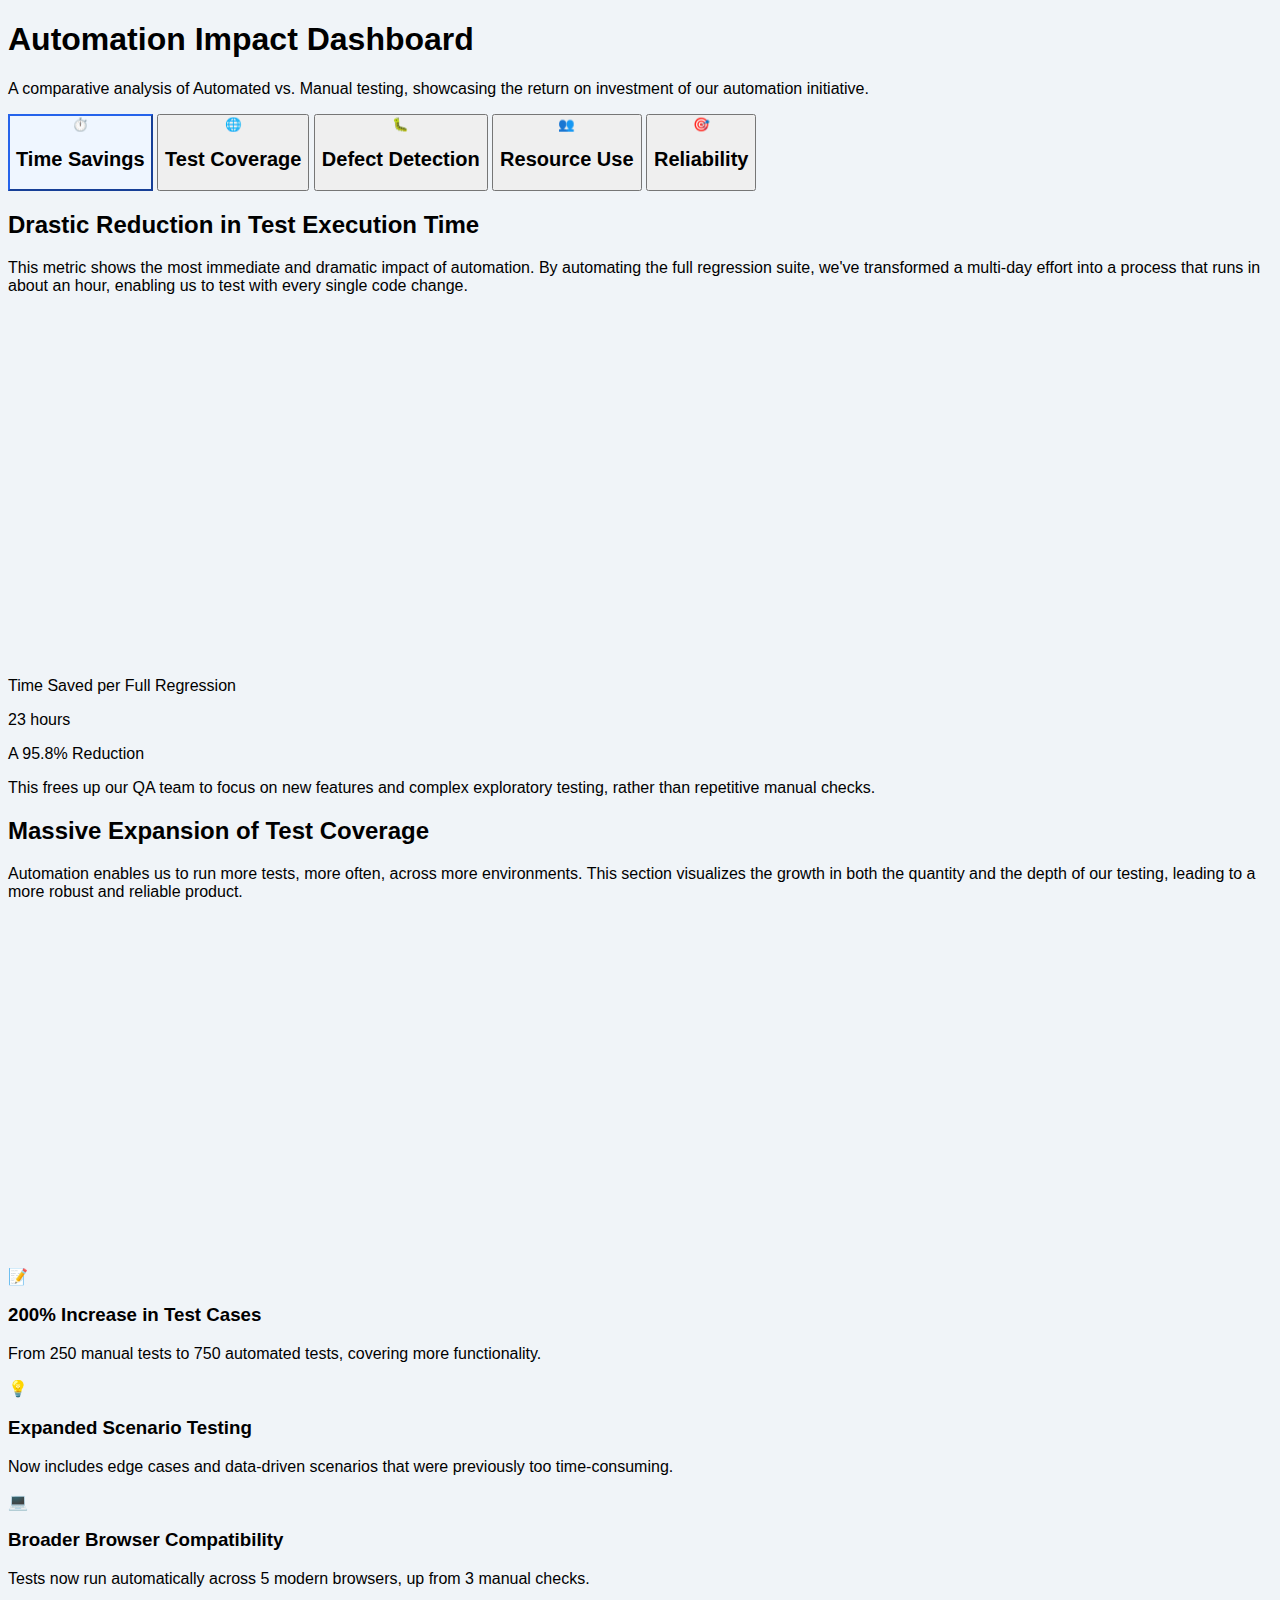
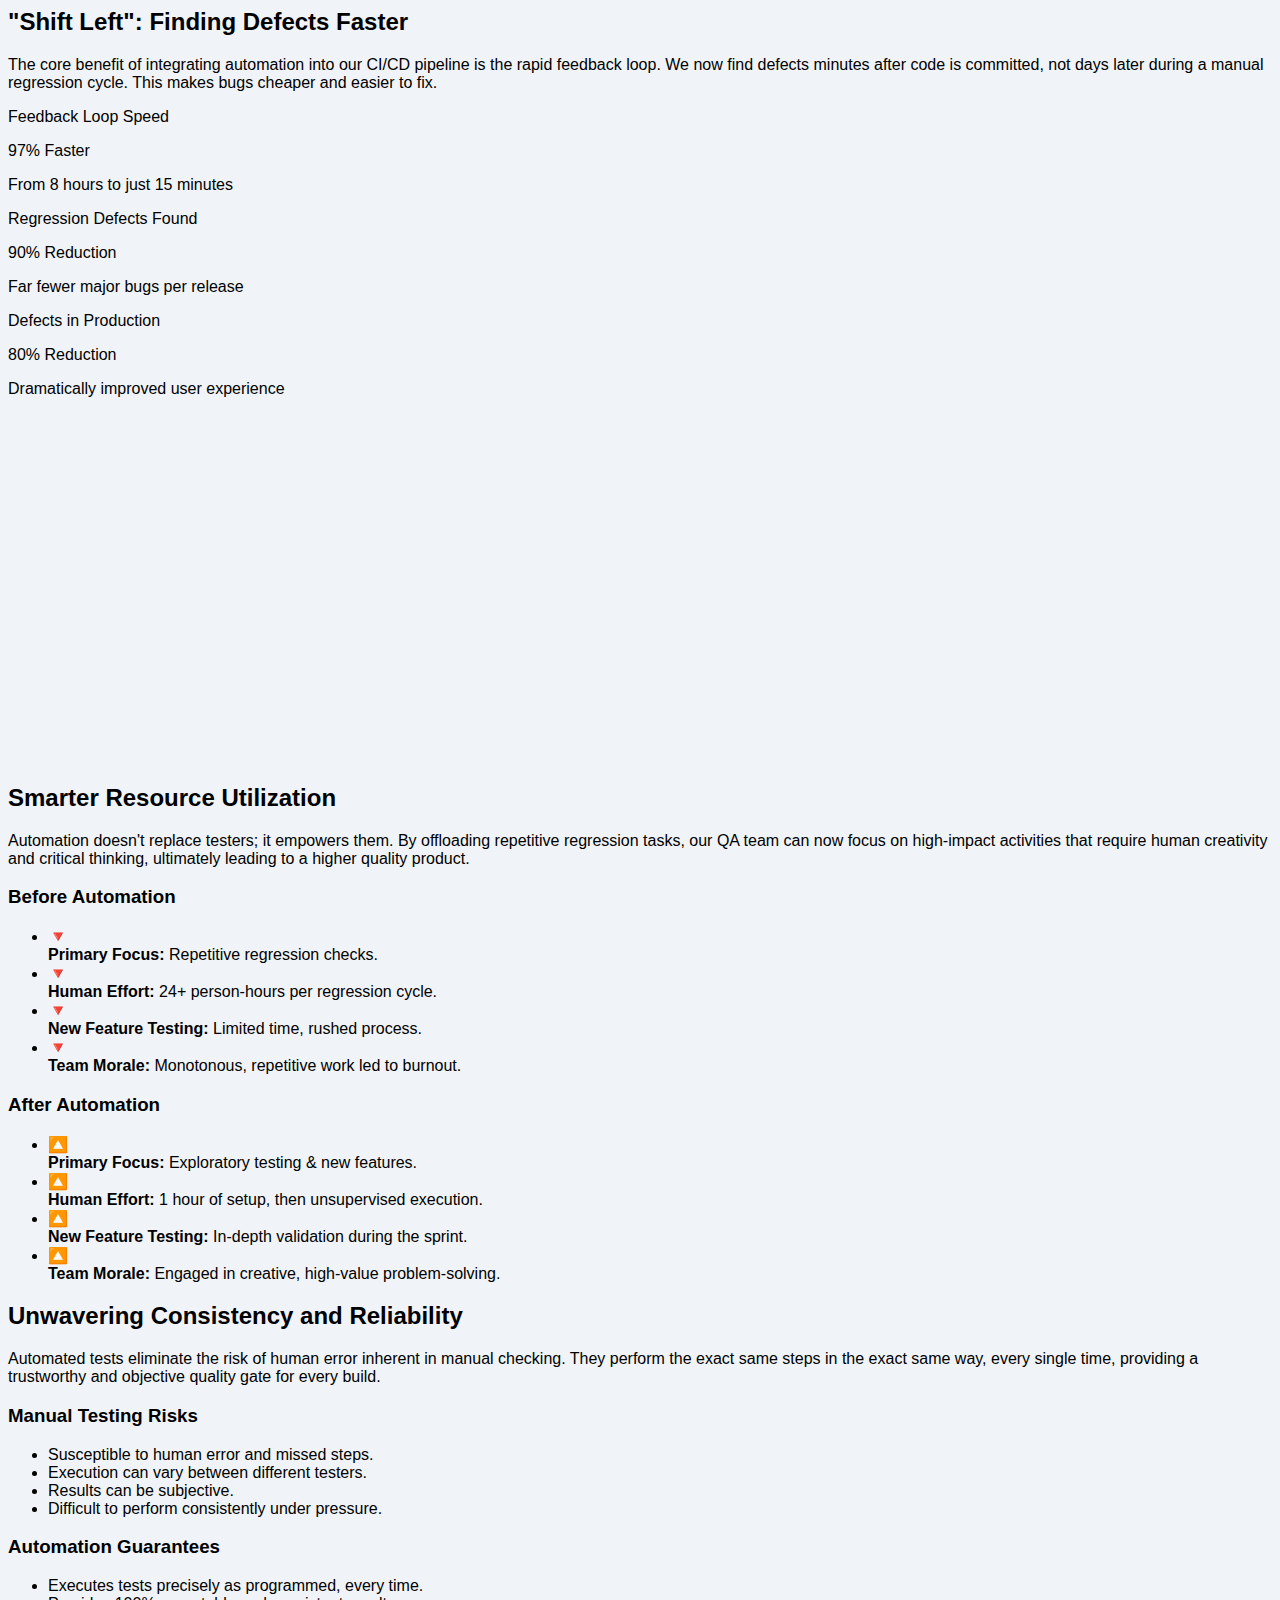
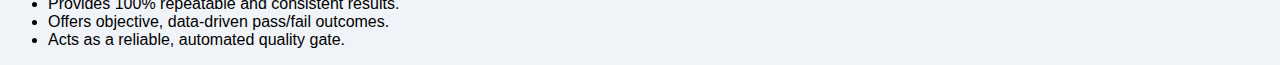
<file: pages/blogs/automationDashboard.html>
<!DOCTYPE html>
<html lang="en">
<head>
    <meta charset="UTF-8">
    <meta name="viewport" content="width=device-width, initial-scale=1.0">
    <title>Automation Impact Dashboard</title>
    <script src="https://cdn.tailwindcss.com"></script>
    <script src="https://cdn.jsdelivr.net/npm/chart.js"></script>
    <link rel="preconnect" href="https://fonts.googleapis.com">
    <link rel="preconnect" href="https://fonts.gstatic.com" crossorigin>
    <link href="https://fonts.googleapis.com/css2?family=Inter:wght@400;500;600;700&display=swap" rel="stylesheet">
    <!-- Chosen Palette: Cool Neutrals with Green and Blue Accents -->
    <!-- Application Structure Plan: The SPA is designed as an interactive dashboard with a clear, card-based navigation system at the top. This allows users to non-linearly explore the key metrics from the report (Time, Coverage, Defects, etc.). Each metric is presented in its own dedicated section, which is shown or hidden via JavaScript. This thematic, modular structure was chosen to make the dense, data-heavy report highly scannable and digestible. It transforms a static document into an engaging, explorable experience where users can focus on the specific areas of impact that interest them most. -->
    <!-- Visualization & Content Choices: 
        - Report Info: Test Execution Time -> Goal: Compare -> Viz: Bar Chart -> Interaction: Hover to see data points -> Justification: A bar chart provides a powerful and immediate visual comparison of the stark difference between manual and automated execution times, making the "time saved" metric highly impactful. -> Library: Chart.js.
        - Report Info: Test Coverage -> Goal: Compare/Proportions -> Viz: Doughnut Chart & Info Cards -> Interaction: Hover on chart segments -> Justification: A doughnut chart effectively visualizes the proportional increase in test cases, while accompanying cards with icons clearly present the qualitative benefits (more scenarios, more browsers). -> Library: Chart.js & Tailwind CSS.
        - Report Info: Defect Detection -> Goal: Change/Compare -> Viz: Bar Chart & Dynamic Stat Cards -> Interaction: Hover on bars -> Justification: A bar chart clearly shows the reduction in defects reaching production. Animated stat cards provide a "wow factor" by highlighting the dramatic improvement in feedback loop time. -> Library: Chart.js & Vanilla JS.
        - Report Info: Resource Utilization -> Goal: Compare -> Viz: Side-by-Side Cards with Icons -> Interaction: Static visual comparison -> Justification: This qualitative data is best presented in a clear, side-by-side format that contrasts the "before" and "after" states of the QA team's focus, emphasizing the shift to higher-value work. -> Library/Method: Tailwind CSS. -->
    <!-- CONFIRMATION: NO SVG graphics used. NO Mermaid JS used. -->
    <style>
        body {
            font-family: 'Inter', sans-serif;
            background-color: #f0f4f8;
        }
        .chart-container {
            position: relative;
            width: 100%;
            max-width: 600px;
            margin-left: auto;
            margin-right: auto;
            height: 300px;
            max-height: 400px;
        }
        @media (min-width: 768px) {
            .chart-container {
                height: 350px;
            }
        }
        .nav-card {
            transition: transform 0.2s ease-in-out, box-shadow 0.2s ease-in-out;
        }
        .nav-card:hover {
            transform: translateY(-5px);
            box-shadow: 0 10px 15px -3px rgba(0, 0, 0, 0.1), 0 4px 6px -2px rgba(0, 0, 0, 0.05);
        }
        .nav-card.active {
            border-color: #2563eb;
            background-color: #eff6ff;
        }
        .fade-in {
            animation: fadeIn 0.5s ease-in-out;
        }
        @keyframes fadeIn {
            from { opacity: 0; transform: translateY(10px); }
            to { opacity: 1; transform: translateY(0); }
        }
    </style>
</head>
<body class="text-gray-800">

    <div class="container mx-auto px-4 sm:px-6 lg:px-8 py-8 md:py-12">
        <header class="text-center mb-10">
            <h1 class="text-4xl md:text-5xl font-bold text-gray-900 tracking-tight">Automation Impact Dashboard</h1>
            <p class="mt-4 text-lg text-gray-600 max-w-3xl mx-auto">A comparative analysis of Automated vs. Manual testing, showcasing the return on investment of our automation initiative.</p>
        </header>

        <nav id="nav-menu" class="grid grid-cols-2 md:grid-cols-5 gap-4 mb-12">
            <button data-target="time" class="nav-card text-center p-4 bg-white rounded-lg shadow-md border-2 border-transparent">
                <div class="text-4xl mb-2">⏱️</div>
                <h2 class="font-semibold">Time Savings</h2>
            </button>
            <button data-target="coverage" class="nav-card text-center p-4 bg-white rounded-lg shadow-md border-2 border-transparent">
                <div class="text-4xl mb-2">🌐</div>
                <h2 class="font-semibold">Test Coverage</h2>
            </button>
            <button data-target="defects" class="nav-card text-center p-4 bg-white rounded-lg shadow-md border-2 border-transparent">
                <div class="text-4xl mb-2">🐛</div>
                <h2 class="font-semibold">Defect Detection</h2>
            </button>
            <button data-target="resources" class="nav-card text-center p-4 bg-white rounded-lg shadow-md border-2 border-transparent">
                <div class="text-4xl mb-2">👥</div>
                <h2 class="font-semibold">Resource Use</h2>
            </button>
             <button data-target="reliability" class="nav-card text-center p-4 bg-white rounded-lg shadow-md border-2 border-transparent">
                <div class="text-4xl mb-2">🎯</div>
                <h2 class="font-semibold">Reliability</h2>
            </button>
        </nav>

        <main id="main-content">
            <!-- Time Savings Section -->
            <section id="time" class="content-panel bg-white p-6 md:p-8 rounded-xl shadow-lg hidden">
                <div class="text-center">
                     <h2 class="text-3xl font-bold mb-2 text-gray-900">Drastic Reduction in Test Execution Time</h2>
                     <p class="text-gray-600 max-w-3xl mx-auto mb-8">This metric shows the most immediate and dramatic impact of automation. By automating the full regression suite, we've transformed a multi-day effort into a process that runs in about an hour, enabling us to test with every single code change.</p>
                </div>
                <div class="grid md:grid-cols-2 gap-8 items-center">
                    <div class="chart-container">
                        <canvas id="timeChart"></canvas>
                    </div>
                    <div class="text-center">
                        <div class="bg-blue-50 p-6 rounded-lg">
                            <p class="text-lg text-blue-800">Time Saved per Full Regression</p>
                            <p class="text-6xl font-bold text-blue-600 my-2">23 <span class="text-4xl">hours</span></p>
                            <p class="text-2xl font-semibold text-green-600">A 95.8% Reduction</p>
                        </div>
                         <p class="mt-6 text-gray-500">This frees up our QA team to focus on new features and complex exploratory testing, rather than repetitive manual checks.</p>
                    </div>
                </div>
            </section>

            <!-- Coverage Section -->
            <section id="coverage" class="content-panel bg-white p-6 md:p-8 rounded-xl shadow-lg hidden">
                <div class="text-center">
                     <h2 class="text-3xl font-bold mb-2 text-gray-900">Massive Expansion of Test Coverage</h2>
                     <p class="text-gray-600 max-w-3xl mx-auto mb-8">Automation enables us to run more tests, more often, across more environments. This section visualizes the growth in both the quantity and the depth of our testing, leading to a more robust and reliable product.</p>
                </div>
                 <div class="grid md:grid-cols-2 gap-8 items-center">
                    <div class="chart-container">
                        <canvas id="coverageChart"></canvas>
                    </div>
                    <div class="space-y-4">
                        <div class="flex items-center bg-gray-50 p-4 rounded-lg">
                            <div class="text-3xl mr-4">📝</div>
                            <div>
                                <h3 class="font-semibold text-lg">200% Increase in Test Cases</h3>
                                <p class="text-gray-600">From 250 manual tests to 750 automated tests, covering more functionality.</p>
                            </div>
                        </div>
                         <div class="flex items-center bg-gray-50 p-4 rounded-lg">
                            <div class="text-3xl mr-4">💡</div>
                            <div>
                                <h3 class="font-semibold text-lg">Expanded Scenario Testing</h3>
                                <p class="text-gray-600">Now includes edge cases and data-driven scenarios that were previously too time-consuming.</p>
                            </div>
                        </div>
                        <div class="flex items-center bg-gray-50 p-4 rounded-lg">
                            <div class="text-3xl mr-4">💻</div>
                            <div>
                                <h3 class="font-semibold text-lg">Broader Browser Compatibility</h3>
                                <p class="text-gray-600">Tests now run automatically across 5 modern browsers, up from 3 manual checks.</p>
                            </div>
                        </div>
                    </div>
                </div>
            </section>

            <!-- Defects Section -->
            <section id="defects" class="content-panel bg-white p-6 md:p-8 rounded-xl shadow-lg hidden">
                <div class="text-center">
                     <h2 class="text-3xl font-bold mb-2 text-gray-900">"Shift Left": Finding Defects Faster</h2>
                     <p class="text-gray-600 max-w-3xl mx-auto mb-8">The core benefit of integrating automation into our CI/CD pipeline is the rapid feedback loop. We now find defects minutes after code is committed, not days later during a manual regression cycle. This makes bugs cheaper and easier to fix.</p>
                </div>
                 <div class="grid md:grid-cols-3 gap-6 text-center mb-8">
                     <div class="bg-green-50 p-6 rounded-lg">
                        <p class="text-lg text-green-800">Feedback Loop Speed</p>
                        <p class="text-5xl font-bold text-green-600 my-2">97% <span class="text-3xl">Faster</span></p>
                        <p class="text-gray-600">From 8 hours to just 15 minutes</p>
                    </div>
                    <div class="bg-green-50 p-6 rounded-lg">
                        <p class="text-lg text-green-800">Regression Defects Found</p>
                        <p class="text-5xl font-bold text-green-600 my-2">90% <span class="text-3xl">Reduction</span></p>
                         <p class="text-gray-600">Far fewer major bugs per release</p>
                    </div>
                     <div class="bg-green-50 p-6 rounded-lg">
                        <p class="text-lg text-green-800">Defects in Production</p>
                        <p class="text-5xl font-bold text-green-600 my-2">80% <span class="text-3xl">Reduction</span></p>
                         <p class="text-gray-600">Dramatically improved user experience</p>
                    </div>
                 </div>
                 <div class="chart-container">
                    <canvas id="defectsChart"></canvas>
                </div>
            </section>

            <!-- Resources Section -->
            <section id="resources" class="content-panel bg-white p-6 md:p-8 rounded-xl shadow-lg hidden">
                <div class="text-center">
                     <h2 class="text-3xl font-bold mb-2 text-gray-900">Smarter Resource Utilization</h2>
                     <p class="text-gray-600 max-w-3xl mx-auto mb-8">Automation doesn't replace testers; it empowers them. By offloading repetitive regression tasks, our QA team can now focus on high-impact activities that require human creativity and critical thinking, ultimately leading to a higher quality product.</p>
                </div>
                <div class="grid md:grid-cols-2 gap-8">
                    <div class="border-2 border-red-200 p-6 rounded-lg">
                        <h3 class="text-2xl font-semibold text-red-600 mb-4 text-center">Before Automation</h3>
                        <ul class="space-y-3">
                            <li class="flex items-start">
                                <span class="text-red-500 mr-3 mt-1">🔻</span>
                                <div><strong class="font-semibold">Primary Focus:</strong> Repetitive regression checks.</div>
                            </li>
                             <li class="flex items-start">
                                <span class="text-red-500 mr-3 mt-1">🔻</span>
                                <div><strong class="font-semibold">Human Effort:</strong> 24+ person-hours per regression cycle.</div>
                            </li>
                             <li class="flex items-start">
                                <span class="text-red-500 mr-3 mt-1">🔻</span>
                                <div><strong class="font-semibold">New Feature Testing:</strong> Limited time, rushed process.</div>
                            </li>
                             <li class="flex items-start">
                                <span class="text-red-500 mr-3 mt-1">🔻</span>
                                <div><strong class="font-semibold">Team Morale:</strong> Monotonous, repetitive work led to burnout.</div>
                            </li>
                        </ul>
                    </div>
                    <div class="border-2 border-green-200 bg-green-50 p-6 rounded-lg">
                         <h3 class="text-2xl font-semibold text-green-700 mb-4 text-center">After Automation</h3>
                         <ul class="space-y-3">
                            <li class="flex items-start">
                                <span class="text-green-500 mr-3 mt-1">🔼</span>
                                <div><strong class="font-semibold">Primary Focus:</strong> Exploratory testing & new features.</div>
                            </li>
                             <li class="flex items-start">
                                <span class="text-green-500 mr-3 mt-1">🔼</span>
                                <div><strong class="font-semibold">Human Effort:</strong> 1 hour of setup, then unsupervised execution.</div>
                            </li>
                             <li class="flex items-start">
                                <span class="text-green-500 mr-3 mt-1">🔼</span>
                                <div><strong class="font-semibold">New Feature Testing:</strong> In-depth validation during the sprint.</div>
                            </li>
                             <li class="flex items-start">
                                <span class="text-green-500 mr-3 mt-1">🔼</span>
                                <div><strong class="font-semibold">Team Morale:</strong> Engaged in creative, high-value problem-solving.</div>
                            </li>
                        </ul>
                    </div>
                </div>
            </section>
            
            <!-- Reliability Section -->
            <section id="reliability" class="content-panel bg-white p-6 md:p-8 rounded-xl shadow-lg hidden">
                <div class="text-center">
                     <h2 class="text-3xl font-bold mb-2 text-gray-900">Unwavering Consistency and Reliability</h2>
                     <p class="text-gray-600 max-w-3xl mx-auto mb-8">Automated tests eliminate the risk of human error inherent in manual checking. They perform the exact same steps in the exact same way, every single time, providing a trustworthy and objective quality gate for every build.</p>
                </div>
                <div class="grid md:grid-cols-2 gap-8">
                     <div class="bg-red-50 p-6 rounded-lg">
                        <h3 class="text-2xl font-semibold text-red-600 mb-4 text-center">Manual Testing Risks</h3>
                        <ul class="list-disc list-inside space-y-2 text-gray-700">
                           <li>Susceptible to human error and missed steps.</li>
                           <li>Execution can vary between different testers.</li>
                           <li>Results can be subjective.</li>
                           <li>Difficult to perform consistently under pressure.</li>
                        </ul>
                    </div>
                    <div class="bg-green-50 p-6 rounded-lg">
                         <h3 class="text-2xl font-semibold text-green-700 mb-4 text-center">Automation Guarantees</h3>
                          <ul class="list-disc list-inside space-y-2 text-gray-700">
                           <li>Executes tests precisely as programmed, every time.</li>
                           <li>Provides 100% repeatable and consistent results.</li>
                           <li>Offers objective, data-driven pass/fail outcomes.</li>
                           <li>Acts as a reliable, automated quality gate.</li>
                        </ul>
                    </div>
                </div>
            </section>

        </main>
    </div>

    <script>
        document.addEventListener('DOMContentLoaded', function () {
            const navButtons = document.querySelectorAll('.nav-card');
            const contentPanels = document.querySelectorAll('.content-panel');
            let activeChart = null;

            function showPanel(targetId) {
                if (activeChart && typeof activeChart.destroy === 'function') {
                    activeChart.destroy();
                    activeChart = null;
                }

                navButtons.forEach(btn => {
                    btn.classList.toggle('active', btn.dataset.target === targetId);
                });

                contentPanels.forEach(panel => {
                    if (panel.id === targetId) {
                        panel.classList.remove('hidden');
                        panel.classList.add('fade-in');
                        renderChart(targetId);
                    } else {
                        panel.classList.add('hidden');
                    }
                });
            }

            function renderChart(id) {
                switch (id) {
                    case 'time':
                        createTimeChart();
                        break;
                    case 'coverage':
                        createCoverageChart();
                        break;
                    case 'defects':
                        createDefectsChart();
                        break;
                }
            }

            navButtons.forEach(button => {
                button.addEventListener('click', () => {
                    showPanel(button.dataset.target);
                });
            });

            function createTimeChart() {
                const ctx = document.getElementById('timeChart').getContext('2d');
                activeChart = new Chart(ctx, {
                    type: 'bar',
                    data: {
                        labels: ['Full Regression Suite Execution'],
                        datasets: [
                            {
                                label: 'Manual Testing (Hours)',
                                data: [24],
                                backgroundColor: '#fca5a5',
                                borderColor: '#ef4444',
                                borderWidth: 1
                            },
                            {
                                label: 'Automated Testing (Hours)',
                                data: [1],
                                backgroundColor: '#60a5fa',
                                borderColor: '#2563eb',
                                borderWidth: 1
                            }
                        ]
                    },
                    options: {
                        responsive: true, maintainAspectRatio: false,
                        scales: { y: { beginAtZero: true, title: { display: true, text: 'Hours' } } },
                        plugins: { legend: { position: 'bottom' } }
                    }
                });
            }

            function createCoverageChart() {
                const ctx = document.getElementById('coverageChart').getContext('2d');
                activeChart = new Chart(ctx, {
                    type: 'doughnut',
                    data: {
                        labels: ['Manual Test Cases', 'Additional Automated Cases'],
                        datasets: [{
                            data: [250, 500],
                            backgroundColor: ['#fca5a5', '#6ee7b7'],
                            borderColor: '#ffffff',
                            borderWidth: 4
                        }]
                    },
                    options: {
                        responsive: true, maintainAspectRatio: false,
                        plugins: { legend: { position: 'bottom' },
                        tooltip: { callbacks: { label: (c) => `${c.label}: ${c.raw} cases` } } }
                    }
                });
            }
            
            function createDefectsChart() {
                const ctx = document.getElementById('defectsChart').getContext('2d');
                activeChart = new Chart(ctx, {
                    type: 'bar',
                    data: {
                        labels: ['Major Regression Defects', 'Production Defects'],
                        datasets: [
                            {
                                label: 'Manual (Avg. per month)',
                                data: [8, 2.5],
                                backgroundColor: '#fca5a5',
                                borderColor: '#ef4444',
                                borderWidth: 1
                            },
                             {
                                label: 'Automated (Avg. per month)',
                                data: [1, 0.5],
                                backgroundColor: '#6ee7b7',
                                borderColor: '#059669',
                                borderWidth: 1
                            }
                        ]
                    },
                    options: {
                        responsive: true, maintainAspectRatio: false,
                        scales: { y: { beginAtZero: true, title: { display: true, text: 'Average Defects Found' } } },
                        plugins: { legend: { position: 'bottom' }, title: { display: true, text: 'Average Defects Found Per Month' } }
                    }
                });
            }

            // Show the first panel by default
            showPanel('time');
        });
    </script>
</body>
</html>
</file>
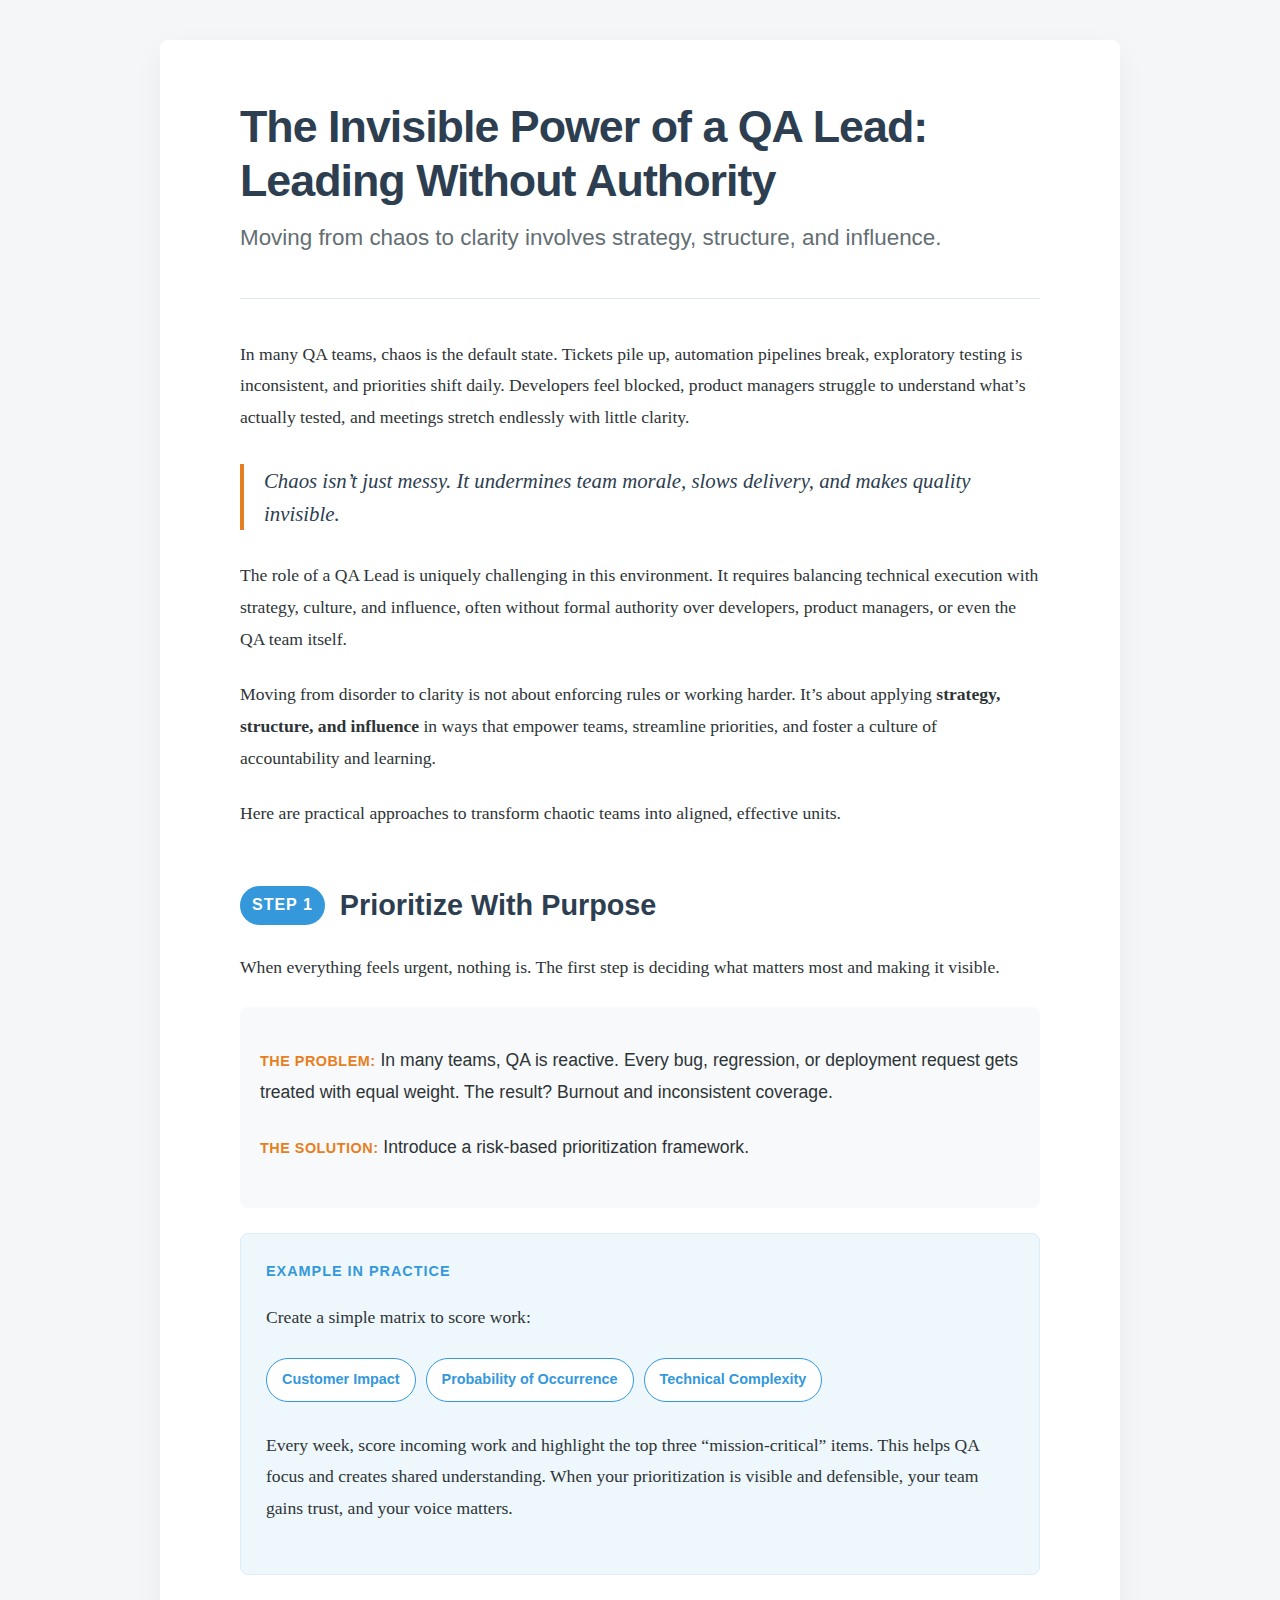
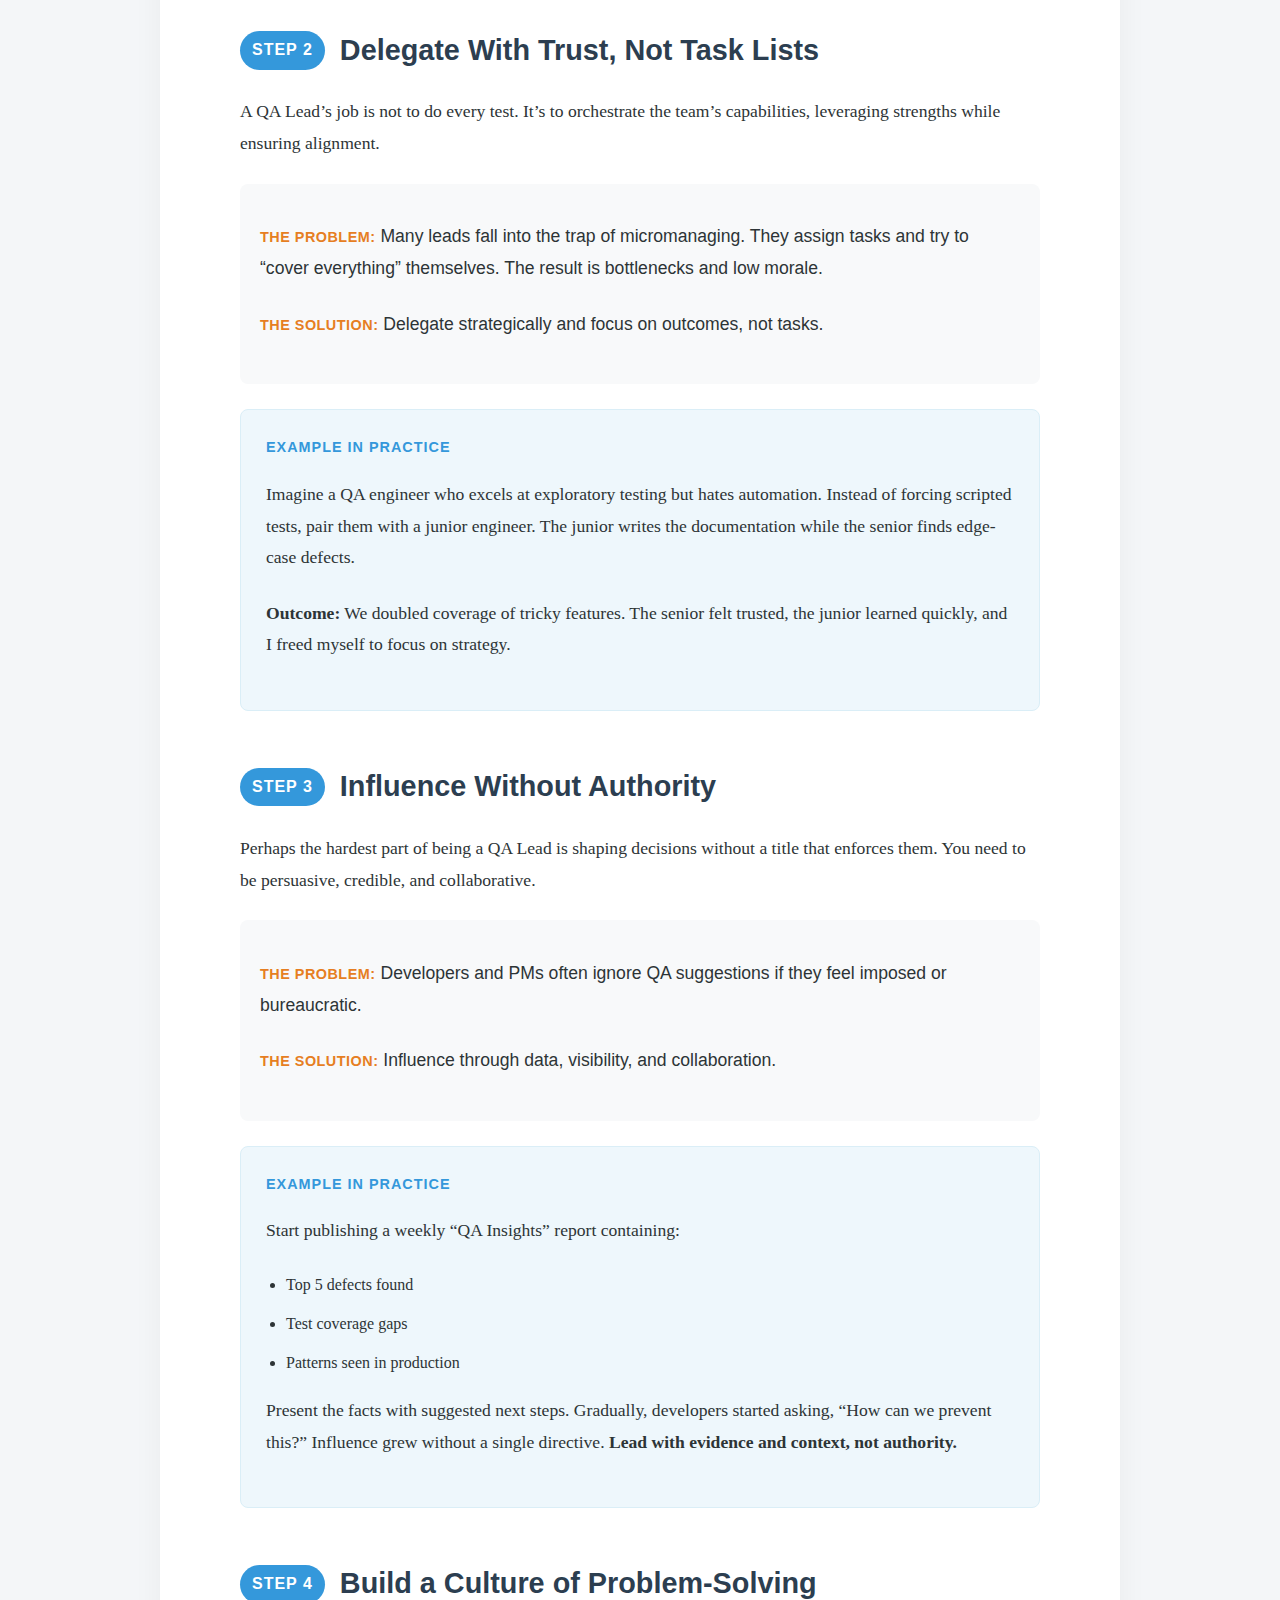
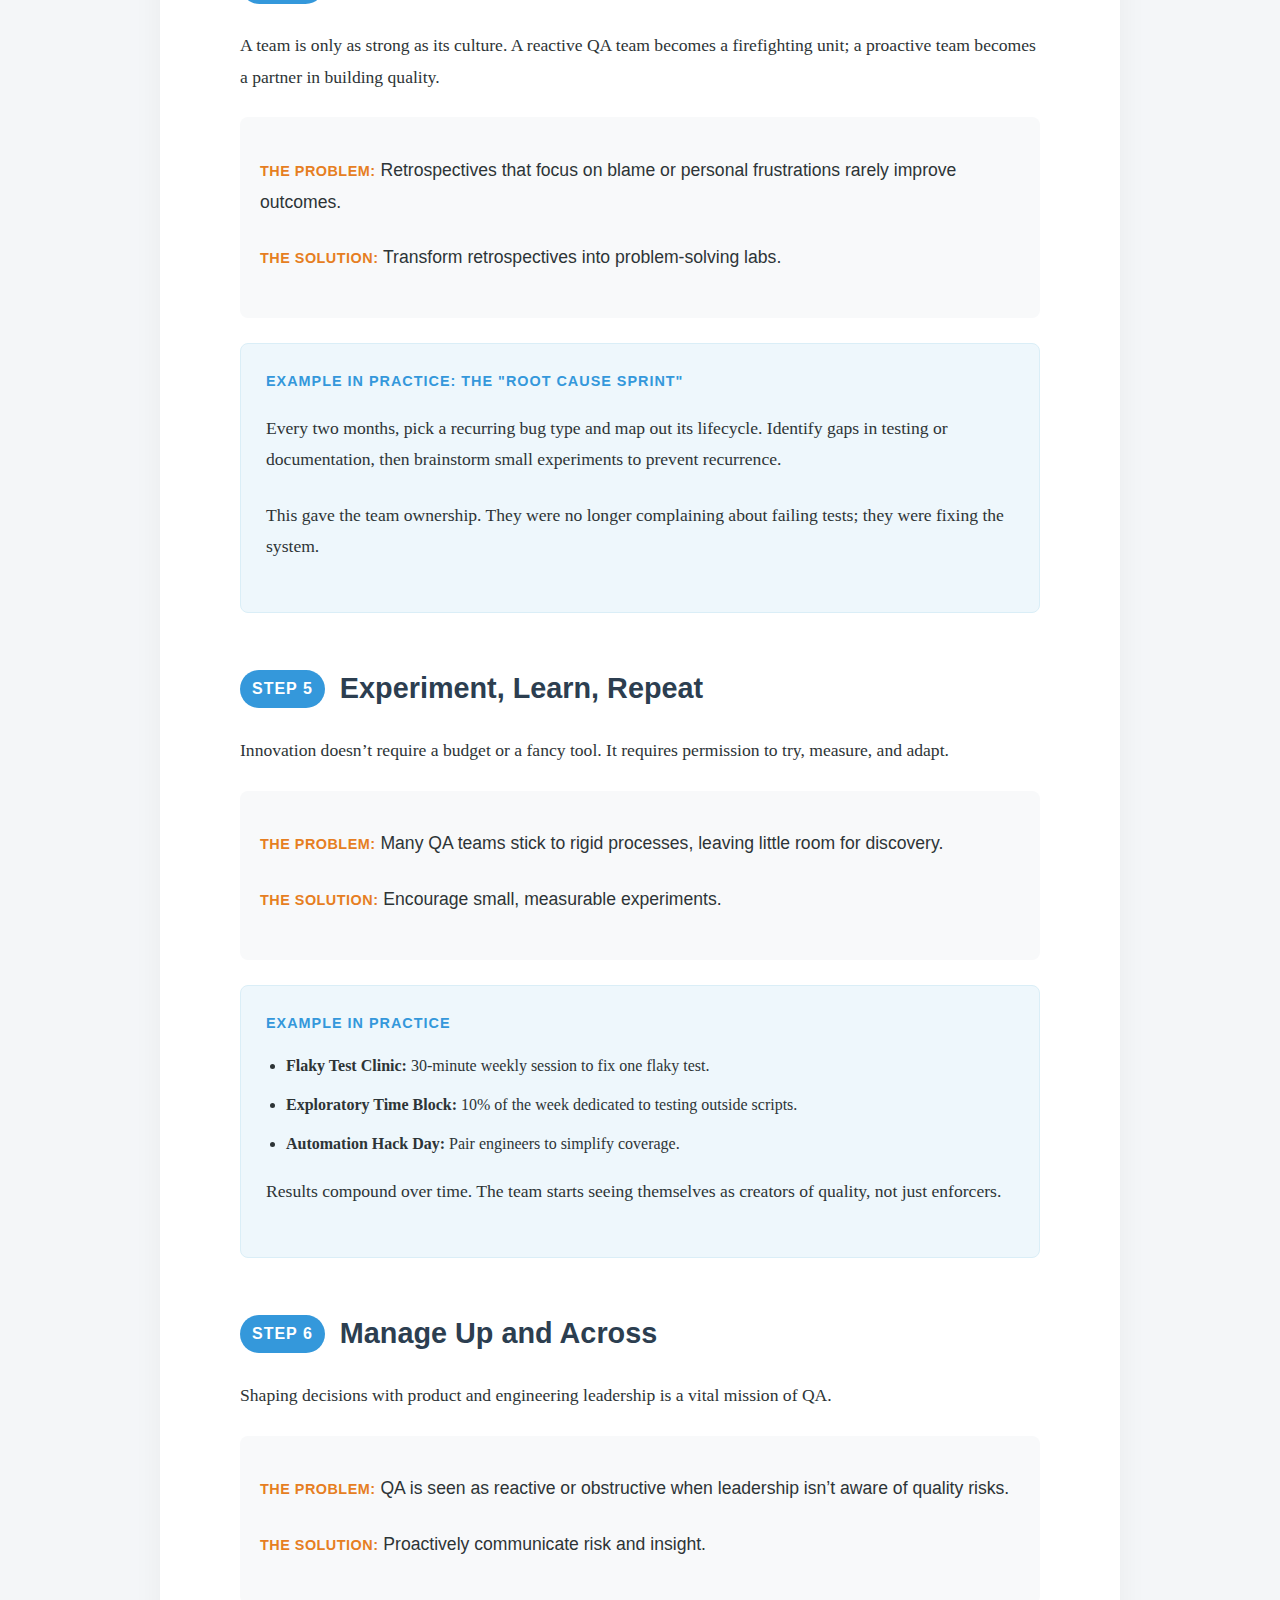
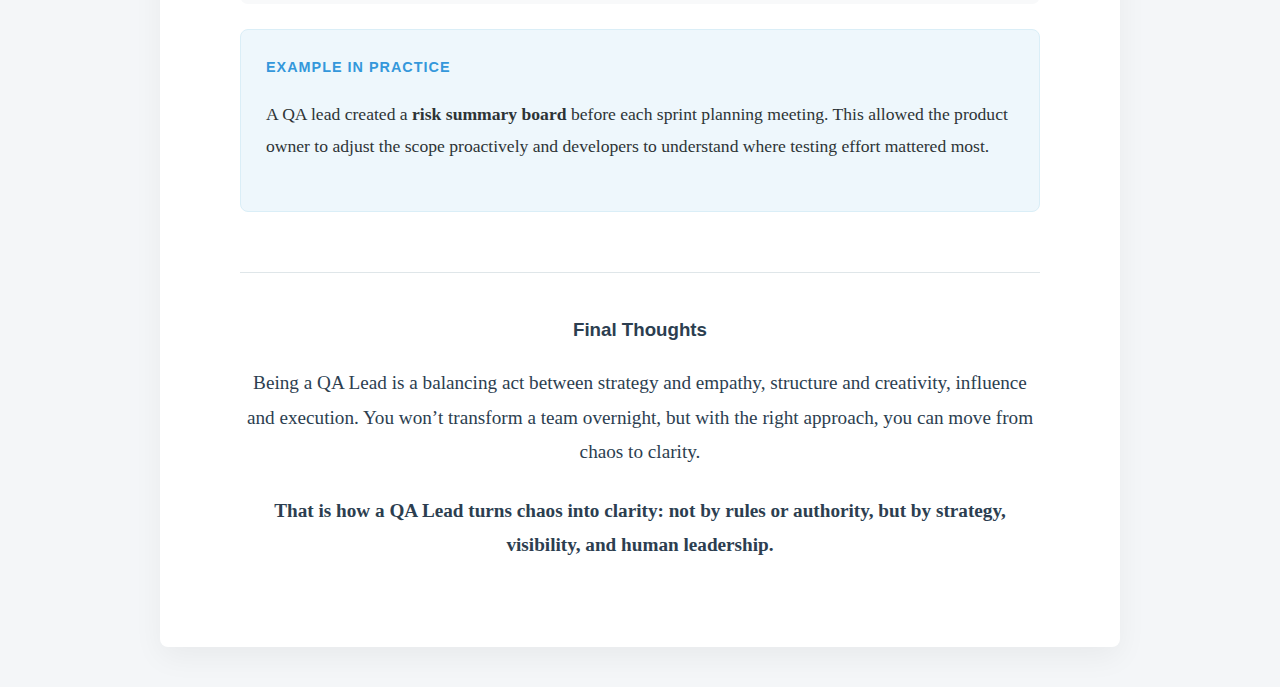
<file: pages/blogs/qa-leadership.html>
<!DOCTYPE html>
<html lang="en">
<head>
    <meta charset="UTF-8">
    <meta name="viewport" content="width=device-width, initial-scale=1.0">
    <title>The Invisible Power of a QA Lead</title>
    <style>
        :root {
            --primary-color: #2c3e50;
            --accent-color: #e67e22;
            --secondary-accent: #3498db;
            --bg-color: #fdfdfd;
            --card-bg: #ffffff;
            --text-color: #2d3436;
            --light-text: #636e72;
            --border-color: #dfe6e9;
        }

        body {
            font-family: 'Merriweather', Georgia, serif; /* Serif for body text like Medium/Articles */
            line-height: 1.8;
            color: var(--text-color);
            background-color: #f4f6f8;
            margin: 0;
            padding: 40px 20px;
        }

        .blog-container {
            max-width: 800px;
            margin: 0 auto;
            background: var(--card-bg);
            padding: 60px 80px;
            box-shadow: 0 10px 30px rgba(0,0,0,0.05);
            border-radius: 8px;
        }

        /* Typography */
        h1, h2, h3, h4 {
            font-family: 'Inter', -apple-system, BlinkMacSystemFont, "Segoe UI", Roboto, sans-serif;
            color: var(--primary-color);
            margin-top: 0;
        }

        h1 {
            font-size: 2.8rem;
            line-height: 1.2;
            margin-bottom: 10px;
            letter-spacing: -1px;
        }

        h2 {
            font-size: 1.8rem;
            margin-top: 50px;
            margin-bottom: 20px;
            display: flex;
            align-items: center;
        }

        h2 .step-number {
            background-color: var(--secondary-accent);
            color: white;
            font-size: 1rem;
            padding: 5px 12px;
            border-radius: 20px;
            margin-right: 15px;
            text-transform: uppercase;
            font-weight: 700;
            letter-spacing: 1px;
        }

        .subtitle {
            font-size: 1.4rem;
            color: var(--light-text);
            font-family: 'Inter', sans-serif;
            font-weight: 300;
            margin-bottom: 40px;
            border-bottom: 1px solid var(--border-color);
            padding-bottom: 40px;
        }

        p {
            margin-bottom: 24px;
            font-size: 1.1rem;
        }

        /* Feature Styles */
        .highlight-quote {
            font-size: 1.3rem;
            font-style: italic;
            color: var(--primary-color);
            border-left: 4px solid var(--accent-color);
            padding-left: 20px;
            margin: 30px 0;
            line-height: 1.6;
        }

        .problem-solution {
            background-color: #f8f9fa;
            border-radius: 8px;
            padding: 20px;
            margin-bottom: 25px;
            font-family: 'Inter', sans-serif;
            font-size: 1rem;
        }

        .problem-solution strong {
            color: var(--accent-color);
            text-transform: uppercase;
            font-size: 0.9rem;
            letter-spacing: 0.5px;
        }

        .example-box {
            background: #eef7fc;
            border: 1px solid #daeef7;
            padding: 25px;
            border-radius: 8px;
            margin-top: 20px;
        }

        .example-box h4 {
            margin-bottom: 10px;
            color: var(--secondary-accent);
            text-transform: uppercase;
            font-size: 0.9rem;
            letter-spacing: 1px;
        }

        ul {
            padding-left: 20px;
        }

        li {
            margin-bottom: 10px;
        }

        .matrix-list {
            list-style: none;
            padding: 0;
            display: flex;
            gap: 10px;
            flex-wrap: wrap;
        }

        .matrix-list li {
            background: white;
            border: 1px solid var(--secondary-accent);
            color: var(--secondary-accent);
            padding: 8px 15px;
            border-radius: 50px;
            font-family: 'Inter', sans-serif;
            font-size: 0.9rem;
            font-weight: 600;
        }

        .conclusion {
            margin-top: 60px;
            padding-top: 40px;
            border-top: 1px solid var(--border-color);
            text-align: center;
        }

        .conclusion p {
            font-size: 1.2rem;
            color: var(--primary-color);
        }

        @media (max-width: 768px) {
            .blog-container {
                padding: 30px 20px;
            }
            h1 {
                font-size: 2rem;
            }
            h2 {
                font-size: 1.4rem;
                flex-direction: column;
                align-items: flex-start;
            }
            h2 .step-number {
                margin-bottom: 10px;
            }
            .matrix-list {
                flex-direction: column;
            }
        }
    </style>
    <link href="https://fonts.googleapis.com/css2?family=Inter:wght@300;400;700;800&family=Merriweather:ital,wght@0,300;0,400;0,700;1,300&display=swap" rel="stylesheet">
</head>
<body>

<div class="blog-container">
    
    <header>
        <h1>The Invisible Power of a QA Lead: Leading Without Authority</h1>
        <div class="subtitle">Moving from chaos to clarity involves strategy, structure, and influence.</div>
    </header>

    <p>In many QA teams, chaos is the default state. Tickets pile up, automation pipelines break, exploratory testing is inconsistent, and priorities shift daily. Developers feel blocked, product managers struggle to understand what’s actually tested, and meetings stretch endlessly with little clarity.</p>
    
    <div class="highlight-quote">
        Chaos isn’t just messy. It undermines team morale, slows delivery, and makes quality invisible.
    </div>

    <p>The role of a QA Lead is uniquely challenging in this environment. It requires balancing technical execution with strategy, culture, and influence, often without formal authority over developers, product managers, or even the QA team itself.</p>

    <p>Moving from disorder to clarity is not about enforcing rules or working harder. It’s about applying <strong>strategy, structure, and influence</strong> in ways that empower teams, streamline priorities, and foster a culture of accountability and learning.</p>

    <p>Here are practical approaches to transform chaotic teams into aligned, effective units.</p>

    <section>
        <h2><span class="step-number">Step 1</span> Prioritize With Purpose</h2>
        <p>When everything feels urgent, nothing is. The first step is deciding what matters most and making it visible.</p>

        <div class="problem-solution">
            <p><strong>The Problem:</strong> In many teams, QA is reactive. Every bug, regression, or deployment request gets treated with equal weight. The result? Burnout and inconsistent coverage.</p>
            <p><strong>The Solution:</strong> Introduce a risk-based prioritization framework.</p>
        </div>

        <div class="example-box">
            <h4>Example in Practice</h4>
            <p>Create a simple matrix to score work:</p>
            <ul class="matrix-list">
                <li>Customer Impact</li>
                <li>Probability of Occurrence</li>
                <li>Technical Complexity</li>
            </ul>
            <p>Every week, score incoming work and highlight the top three “mission-critical” items. This helps QA focus and creates shared understanding. When your prioritization is visible and defensible, your team gains trust, and your voice matters.</p>
        </div>
    </section>

    <section>
        <h2><span class="step-number">Step 2</span> Delegate With Trust, Not Task Lists</h2>
        <p>A QA Lead’s job is not to do every test. It’s to orchestrate the team’s capabilities, leveraging strengths while ensuring alignment.</p>

        <div class="problem-solution">
            <p><strong>The Problem:</strong> Many leads fall into the trap of micromanaging. They assign tasks and try to “cover everything” themselves. The result is bottlenecks and low morale.</p>
            <p><strong>The Solution:</strong> Delegate strategically and focus on outcomes, not tasks.</p>
        </div>

        <div class="example-box">
            <h4>Example in Practice</h4>
            <p>Imagine a QA engineer who excels at exploratory testing but hates automation. Instead of forcing scripted tests, pair them with a junior engineer. The junior writes the documentation while the senior finds edge-case defects.</p>
            <p><strong>Outcome:</strong> We doubled coverage of tricky features. The senior felt trusted, the junior learned quickly, and I freed myself to focus on strategy.</p>
        </div>
    </section>

    <section>
        <h2><span class="step-number">Step 3</span> Influence Without Authority</h2>
        <p>Perhaps the hardest part of being a QA Lead is shaping decisions without a title that enforces them. You need to be persuasive, credible, and collaborative.</p>

        <div class="problem-solution">
            <p><strong>The Problem:</strong> Developers and PMs often ignore QA suggestions if they feel imposed or bureaucratic.</p>
            <p><strong>The Solution:</strong> Influence through data, visibility, and collaboration.</p>
        </div>

        <div class="example-box">
            <h4>Example in Practice</h4>
            <p>Start publishing a weekly “QA Insights” report containing:</p>
            <ul>
                <li>Top 5 defects found</li>
                <li>Test coverage gaps</li>
                <li>Patterns seen in production</li>
            </ul>
            <p>Present the facts with suggested next steps. Gradually, developers started asking, “How can we prevent this?” Influence grew without a single directive. <strong>Lead with evidence and context, not authority.</strong></p>
        </div>
    </section>

    <section>
        <h2><span class="step-number">Step 4</span> Build a Culture of Problem-Solving</h2>
        <p>A team is only as strong as its culture. A reactive QA team becomes a firefighting unit; a proactive team becomes a partner in building quality.</p>

        <div class="problem-solution">
            <p><strong>The Problem:</strong> Retrospectives that focus on blame or personal frustrations rarely improve outcomes.</p>
            <p><strong>The Solution:</strong> Transform retrospectives into problem-solving labs.</p>
        </div>

        <div class="example-box">
            <h4>Example in Practice: The "Root Cause Sprint"</h4>
            <p>Every two months, pick a recurring bug type and map out its lifecycle. Identify gaps in testing or documentation, then brainstorm small experiments to prevent recurrence.</p>
            <p>This gave the team ownership. They were no longer complaining about failing tests; they were fixing the system.</p>
        </div>
    </section>

    <section>
        <h2><span class="step-number">Step 5</span> Experiment, Learn, Repeat</h2>
        <p>Innovation doesn’t require a budget or a fancy tool. It requires permission to try, measure, and adapt.</p>

        <div class="problem-solution">
            <p><strong>The Problem:</strong> Many QA teams stick to rigid processes, leaving little room for discovery.</p>
            <p><strong>The Solution:</strong> Encourage small, measurable experiments.</p>
        </div>

        <div class="example-box">
            <h4>Example in Practice</h4>
            <ul>
                <li><strong>Flaky Test Clinic:</strong> 30-minute weekly session to fix one flaky test.</li>
                <li><strong>Exploratory Time Block:</strong> 10% of the week dedicated to testing outside scripts.</li>
                <li><strong>Automation Hack Day:</strong> Pair engineers to simplify coverage.</li>
            </ul>
            <p>Results compound over time. The team starts seeing themselves as creators of quality, not just enforcers.</p>
        </div>
    </section>

    <section>
        <h2><span class="step-number">Step 6</span> Manage Up and Across</h2>
        <p>Shaping decisions with product and engineering leadership is a vital mission of QA.</p>

        <div class="problem-solution">
            <p><strong>The Problem:</strong> QA is seen as reactive or obstructive when leadership isn’t aware of quality risks.</p>
            <p><strong>The Solution:</strong> Proactively communicate risk and insight.</p>
        </div>

        <div class="example-box">
            <h4>Example in Practice</h4>
            <p>A QA lead created a <strong>risk summary board</strong> before each sprint planning meeting. This allowed the product owner to adjust the scope proactively and developers to understand where testing effort mattered most.</p>
        </div>
    </section>

    <div class="conclusion">
        <h3>Final Thoughts</h3>
        <p>Being a QA Lead is a balancing act between strategy and empathy, structure and creativity, influence and execution. You won’t transform a team overnight, but with the right approach, you can move from chaos to clarity.</p>
        <p><strong>That is how a QA Lead turns chaos into clarity: not by rules or authority, but by strategy, visibility, and human leadership.</strong></p>
    </div>

</div>

</body>
</html>
</file>
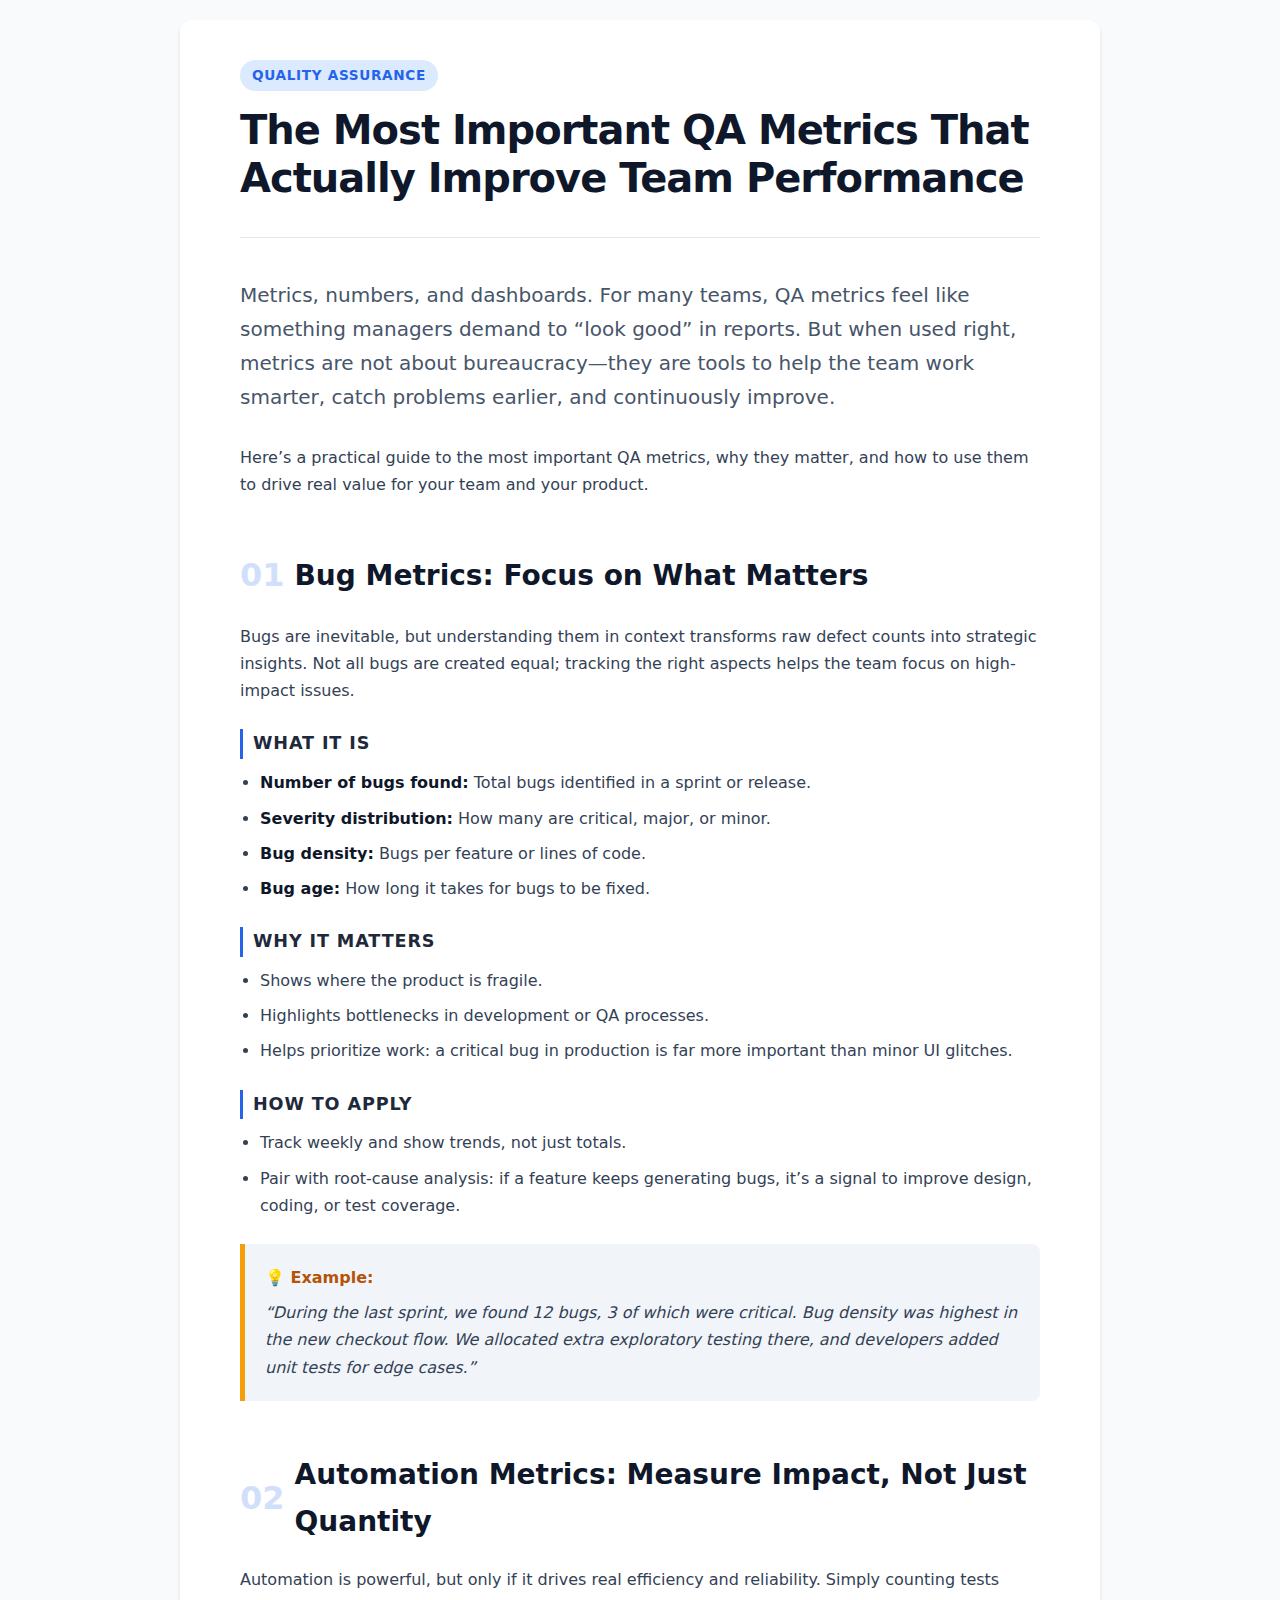
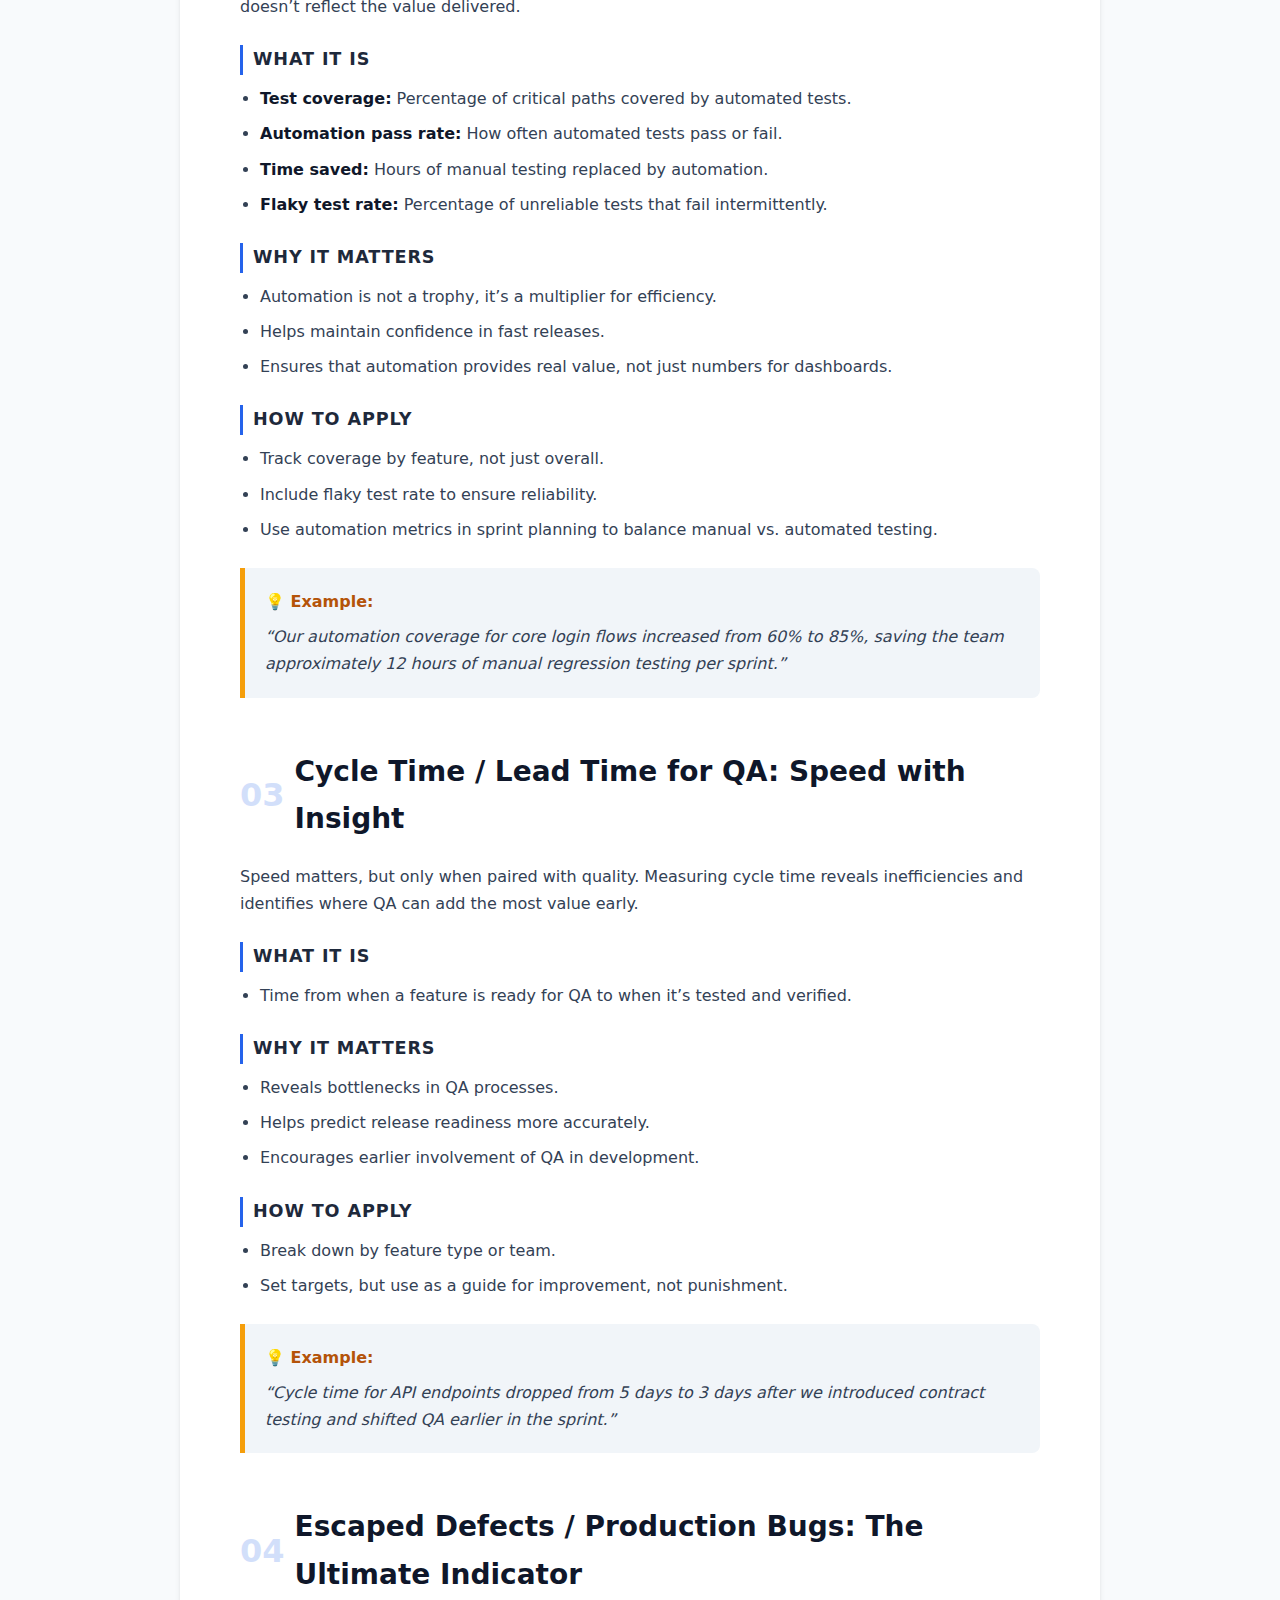
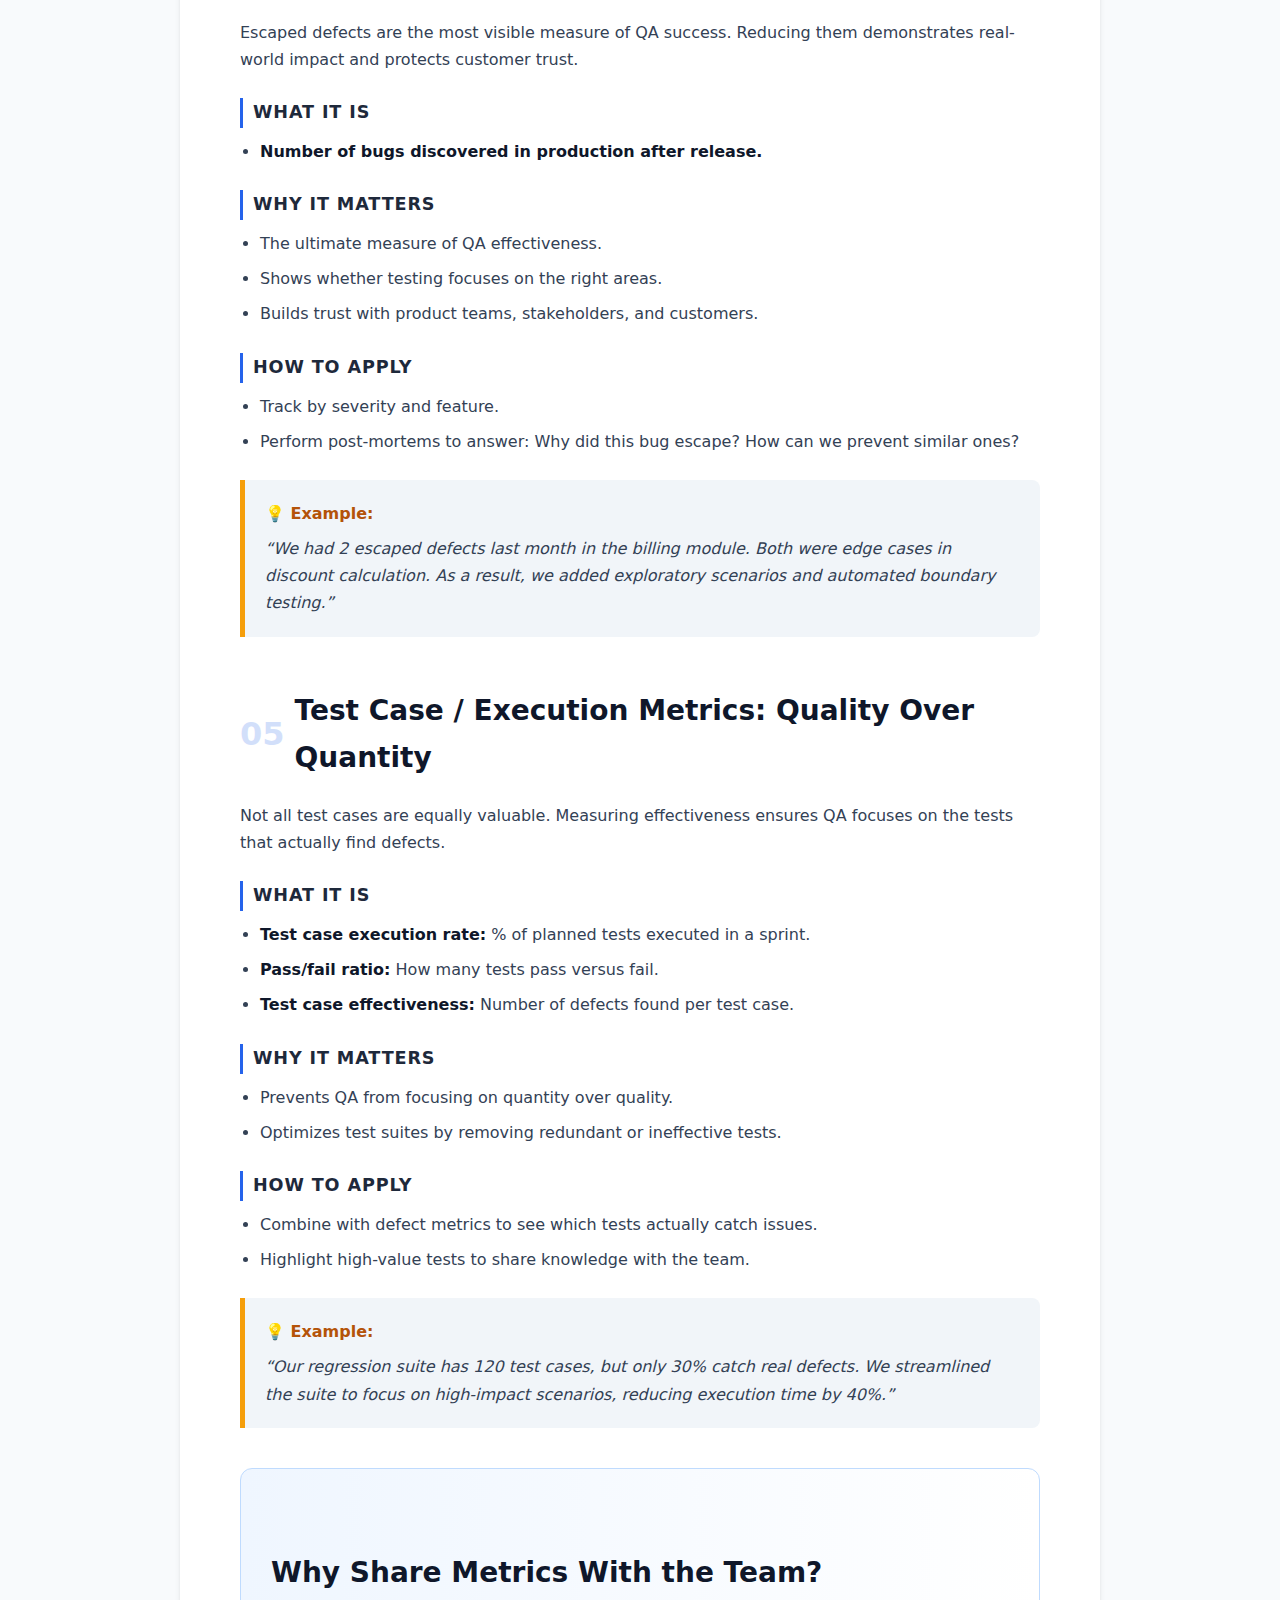
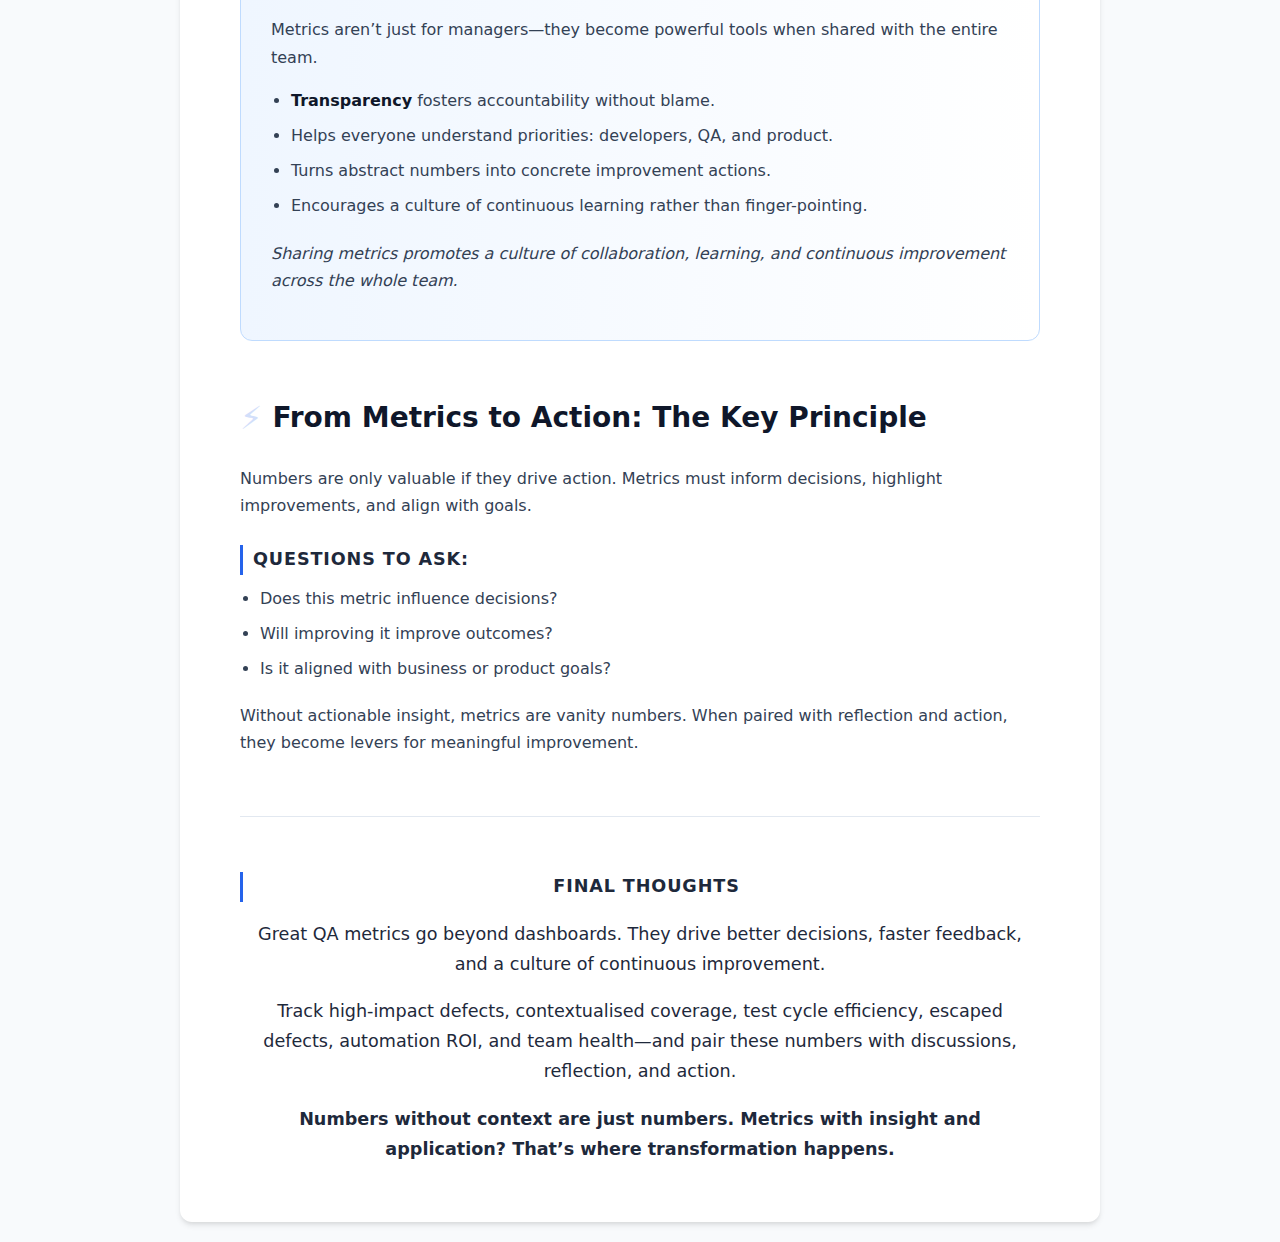
<file: pages/blogs/qa-metrics.html>
<!DOCTYPE html>
<html lang="en">
<head>
    <meta charset="UTF-8">
    <meta name="viewport" content="width=device-width, initial-scale=1.0">
    <title>The Most Important QA Metrics That Actually Improve Team Performance</title>
    <style>
        :root {
            --primary-color: #2563eb;
            --secondary-color: #1e293b;
            --accent-color: #f59e0b;
            --bg-color: #f8fafc;
            --card-bg: #ffffff;
            --text-color: #334155;
            --heading-color: #0f172a;
        }

        body {
            font-family: 'Segoe UI', system-ui, -apple-system, sans-serif;
            line-height: 1.7;
            color: var(--text-color);
            background-color: var(--bg-color);
            margin: 0;
            padding: 20px;
        }

        .container {
            max-width: 800px;
            margin: 0 auto;
            background: var(--card-bg);
            padding: 40px 60px;
            border-radius: 12px;
            box-shadow: 0 4px 6px -1px rgba(0, 0, 0, 0.1), 0 2px 4px -1px rgba(0, 0, 0, 0.06);
        }

        header {
            margin-bottom: 40px;
            border-bottom: 1px solid #e2e8f0;
            padding-bottom: 20px;
        }

        .tag {
            display: inline-block;
            background-color: #dbeafe;
            color: var(--primary-color);
            padding: 4px 12px;
            border-radius: 20px;
            font-size: 0.85rem;
            font-weight: 600;
            margin-bottom: 15px;
            text-transform: uppercase;
            letter-spacing: 0.05em;
        }

        h1 {
            font-size: 2.5rem;
            color: var(--heading-color);
            line-height: 1.2;
            margin: 0 0 15px 0;
            letter-spacing: -0.025em;
        }

        .intro {
            font-size: 1.25rem;
            color: #475569;
            font-weight: 300;
            margin-bottom: 30px;
        }

        h2 {
            font-size: 1.75rem;
            color: var(--heading-color);
            margin-top: 50px;
            margin-bottom: 20px;
            display: flex;
            align-items: center;
        }
        
        h2 span {
            color: var(--primary-color);
            margin-right: 10px;
            font-weight: 800;
            font-size: 2rem;
            opacity: 0.2;
        }

        h3 {
            font-size: 1.1rem;
            color: var(--secondary-color);
            margin-top: 25px;
            margin-bottom: 10px;
            font-weight: 700;
            text-transform: uppercase;
            letter-spacing: 0.05em;
            border-left: 3px solid var(--primary-color);
            padding-left: 10px;
        }

        ul {
            margin: 0;
            padding-left: 20px;
            margin-bottom: 20px;
        }

        li {
            margin-bottom: 8px;
        }

        li strong {
            color: var(--heading-color);
        }

        .example-box {
            background-color: #f1f5f9;
            border-left: 5px solid var(--accent-color);
            padding: 20px;
            margin: 25px 0;
            border-radius: 0 8px 8px 0;
            font-style: italic;
        }

        .example-box::before {
            content: "💡 Example:";
            display: block;
            font-style: normal;
            font-weight: bold;
            color: #b45309;
            margin-bottom: 8px;
        }

        .section-highlight {
            background: linear-gradient(to right, #eff6ff, #ffffff);
            padding: 30px;
            border-radius: 12px;
            margin: 40px 0;
            border: 1px solid #bfdbfe;
        }

        .conclusion {
            margin-top: 60px;
            padding-top: 30px;
            border-top: 1px solid #e2e8f0;
            text-align: center;
        }
        
        .conclusion p {
            font-size: 1.1rem;
            color: var(--secondary-color);
        }

        @media (max-width: 768px) {
            .container {
                padding: 20px;
            }
            h1 {
                font-size: 2rem;
            }
        }
    </style>
</head>
<body>

<div class="container">
    <header>
        <span class="tag">Quality Assurance</span>
        <h1>The Most Important QA Metrics That Actually Improve Team Performance</h1>
    </header>

    <p class="intro">
        Metrics, numbers, and dashboards. For many teams, QA metrics feel like something managers demand to “look good” in reports. But when used right, metrics are not about bureaucracy—they are tools to help the team work smarter, catch problems earlier, and continuously improve.
    </p>
    <p>Here’s a practical guide to the most important QA metrics, why they matter, and how to use them to drive real value for your team and your product.</p>

    <h2><span>01</span>Bug Metrics: Focus on What Matters</h2>
    <p>Bugs are inevitable, but understanding them in context transforms raw defect counts into strategic insights. Not all bugs are created equal; tracking the right aspects helps the team focus on high-impact issues.</p>
    
    <h3>What it is</h3>
    <ul>
        <li><strong>Number of bugs found:</strong> Total bugs identified in a sprint or release.</li>
        <li><strong>Severity distribution:</strong> How many are critical, major, or minor.</li>
        <li><strong>Bug density:</strong> Bugs per feature or lines of code.</li>
        <li><strong>Bug age:</strong> How long it takes for bugs to be fixed.</li>
    </ul>

    <h3>Why it matters</h3>
    <ul>
        <li>Shows where the product is fragile.</li>
        <li>Highlights bottlenecks in development or QA processes.</li>
        <li>Helps prioritize work: a critical bug in production is far more important than minor UI glitches.</li>
    </ul>

    <h3>How to apply</h3>
    <ul>
        <li>Track weekly and show trends, not just totals.</li>
        <li>Pair with root-cause analysis: if a feature keeps generating bugs, it’s a signal to improve design, coding, or test coverage.</li>
    </ul>

    <div class="example-box">
        “During the last sprint, we found 12 bugs, 3 of which were critical. Bug density was highest in the new checkout flow. We allocated extra exploratory testing there, and developers added unit tests for edge cases.”
    </div>

    <h2><span>02</span>Automation Metrics: Measure Impact, Not Just Quantity</h2>
    <p>Automation is powerful, but only if it drives real efficiency and reliability. Simply counting tests doesn’t reflect the value delivered.</p>

    <h3>What it is</h3>
    <ul>
        <li><strong>Test coverage:</strong> Percentage of critical paths covered by automated tests.</li>
        <li><strong>Automation pass rate:</strong> How often automated tests pass or fail.</li>
        <li><strong>Time saved:</strong> Hours of manual testing replaced by automation.</li>
        <li><strong>Flaky test rate:</strong> Percentage of unreliable tests that fail intermittently.</li>
    </ul>

    <h3>Why it matters</h3>
    <ul>
        <li>Automation is not a trophy, it’s a multiplier for efficiency.</li>
        <li>Helps maintain confidence in fast releases.</li>
        <li>Ensures that automation provides real value, not just numbers for dashboards.</li>
    </ul>

    <h3>How to apply</h3>
    <ul>
        <li>Track coverage by feature, not just overall.</li>
        <li>Include flaky test rate to ensure reliability.</li>
        <li>Use automation metrics in sprint planning to balance manual vs. automated testing.</li>
    </ul>

    <div class="example-box">
        “Our automation coverage for core login flows increased from 60% to 85%, saving the team approximately 12 hours of manual regression testing per sprint.”
    </div>

    <h2><span>03</span>Cycle Time / Lead Time for QA: Speed with Insight</h2>
    <p>Speed matters, but only when paired with quality. Measuring cycle time reveals inefficiencies and identifies where QA can add the most value early.</p>

    <h3>What it is</h3>
    <ul>
        <li>Time from when a feature is ready for QA to when it’s tested and verified.</li>
    </ul>

    <h3>Why it matters</h3>
    <ul>
        <li>Reveals bottlenecks in QA processes.</li>
        <li>Helps predict release readiness more accurately.</li>
        <li>Encourages earlier involvement of QA in development.</li>
    </ul>

    <h3>How to apply</h3>
    <ul>
        <li>Break down by feature type or team.</li>
        <li>Set targets, but use as a guide for improvement, not punishment.</li>
    </ul>

    <div class="example-box">
        “Cycle time for API endpoints dropped from 5 days to 3 days after we introduced contract testing and shifted QA earlier in the sprint.”
    </div>

    <h2><span>04</span>Escaped Defects / Production Bugs: The Ultimate Indicator</h2>
    <p>Escaped defects are the most visible measure of QA success. Reducing them demonstrates real-world impact and protects customer trust.</p>

    <h3>What it is</h3>
    <ul>
        <li><strong>Number of bugs discovered in production after release.</strong></li>
    </ul>

    <h3>Why it matters</h3>
    <ul>
        <li>The ultimate measure of QA effectiveness.</li>
        <li>Shows whether testing focuses on the right areas.</li>
        <li>Builds trust with product teams, stakeholders, and customers.</li>
    </ul>

    <h3>How to apply</h3>
    <ul>
        <li>Track by severity and feature.</li>
        <li>Perform post-mortems to answer: Why did this bug escape? How can we prevent similar ones?</li>
    </ul>

    <div class="example-box">
        “We had 2 escaped defects last month in the billing module. Both were edge cases in discount calculation. As a result, we added exploratory scenarios and automated boundary testing.”
    </div>

    <h2><span>05</span>Test Case / Execution Metrics: Quality Over Quantity</h2>
    <p>Not all test cases are equally valuable. Measuring effectiveness ensures QA focuses on the tests that actually find defects.</p>

    <h3>What it is</h3>
    <ul>
        <li><strong>Test case execution rate:</strong> % of planned tests executed in a sprint.</li>
        <li><strong>Pass/fail ratio:</strong> How many tests pass versus fail.</li>
        <li><strong>Test case effectiveness:</strong> Number of defects found per test case.</li>
    </ul>

    <h3>Why it matters</h3>
    <ul>
        <li>Prevents QA from focusing on quantity over quality.</li>
        <li>Optimizes test suites by removing redundant or ineffective tests.</li>
    </ul>

    <h3>How to apply</h3>
    <ul>
        <li>Combine with defect metrics to see which tests actually catch issues.</li>
        <li>Highlight high-value tests to share knowledge with the team.</li>
    </ul>

    <div class="example-box">
        “Our regression suite has 120 test cases, but only 30% catch real defects. We streamlined the suite to focus on high-impact scenarios, reducing execution time by 40%.”
    </div>

    <div class="section-highlight">
        <h2>Why Share Metrics With the Team?</h2>
        <p>Metrics aren’t just for managers—they become powerful tools when shared with the entire team.</p>
        <ul>
            <li><strong>Transparency</strong> fosters accountability without blame.</li>
            <li>Helps everyone understand priorities: developers, QA, and product.</li>
            <li>Turns abstract numbers into concrete improvement actions.</li>
            <li>Encourages a culture of continuous learning rather than finger-pointing.</li>
        </ul>
        <p><em>Sharing metrics promotes a culture of collaboration, learning, and continuous improvement across the whole team.</em></p>
    </div>

    <h2><span>⚡</span>From Metrics to Action: The Key Principle</h2>
    <p>Numbers are only valuable if they drive action. Metrics must inform decisions, highlight improvements, and align with goals.</p>
    
    <h3>Questions to ask:</h3>
    <ul>
        <li>Does this metric influence decisions?</li>
        <li>Will improving it improve outcomes?</li>
        <li>Is it aligned with business or product goals?</li>
    </ul>
    <p>Without actionable insight, metrics are vanity numbers. When paired with reflection and action, they become levers for meaningful improvement.</p>

    <div class="conclusion">
        <h3>Final Thoughts</h3>
        <p>Great QA metrics go beyond dashboards. They drive better decisions, faster feedback, and a culture of continuous improvement.</p>
        <p>Track high-impact defects, contextualised coverage, test cycle efficiency, escaped defects, automation ROI, and team health—and pair these numbers with discussions, reflection, and action.</p>
        <p><strong>Numbers without context are just numbers. Metrics with insight and application? That’s where transformation happens.</strong></p>
    </div>

</div>

</body>
</html>
</file>
<file: css/index.css>
body {
    margin: 0;
    padding: 0;
    font-family: sans-serif;
}

#header {
    height: 100vh;
    background: linear-gradient(rgba(0,0,0,0.6),rgba(0,0,0,0.6)),url(../img/background.jpg);
    background-position: center;
    background-size: cover;
    background-attachment: fixed;
}

.user-box{
    top: 50%;
    left: 50%;
    transform: translate(-50%, -50%);
    position: absolute;
}

.user-box img {
    border-radius: 50%;
    width: 250px;
    border: 2px solid #6cead5;
}

.user-box h1 {
    color: #fff;
    font-weight: bold;
    margin: 10px;
}

.user-box p {
    color: #fff;
}

.scroll-btn{
    bottom: 30px;
    position: absolute;
    left: 50%;
    transform: translateX(-50%);
    border: 1px solid #fff;
    padding: 10px 10px 20px;
    border-radius: 30px;
}

.scroll-bar span {
    border: 2px solid #fff;
    font-size: 10px;
    border-radius: 30px;
}

.scroll-bar{
    animation: mover 1s infinite alternate;
}

@keyframes mover {
    0%{transform: translateY(0);}
    100%{transform: translateY(10px);}
}

/* About */

.about{
    padding-top: 100px ;
    margin-bottom: -130px;
}
.profile-img {
    height: 400px;
}

.nav-bar {
    top: 0;
    position: sticky;
    z-index: 2;
}

.navbar{
    background-color: #000;
}

/* .navbar-brand {
    color: #fff;
    font-weight: bold;
} */

.navbar-brand img{
    height: 50px;
}

.nav-bar .fa-bars{
    font-size: 35px;
    color: #fff;
}
.navbar-toggler {
    outline: none !important;
}

.navbar-nav{
    float: right;
    text-align: right;
}
.nav-link{
    color: #fff !important;
}

.skills-bar p{
    margin-bottom: 6px;
    margin-left: 40px ;
    font-weight: 600;
}

.progress {
    border-radius: 16px !important;
    margin-bottom: 10px;

}
.progress-bar{
    border-radius: 16px;
    background: #000 !important;
}

/* Social List */

.social-icons{
    top: 50%;
    transform: translateY(-50%);
    position: sticky;
    z-index: 1;
    width: 80px;
}

.social-icons ul {
   padding: initial;
}

.social-icons ul li {
    height: 40px;
    width: 40px;
    list-style-type: none;
    padding-left: 12px;
    padding-top: 6px;
    margin-top: 5px;
    color: #fff;
    background: #000;
}

.social-icons ul li:hover {
    padding-left: 30px;
    width: 80px;
    transition: 1s;
}

/* Resume */

.resume {
    margin-top: -50px;
    padding-top: 50px ;
    padding-bottom: 30px;
    background: #f9f9f9;
}
.resume h3 {
    margin-bottom: 50px;
}

.timeline{
    list-style-type: none;
    position: relative;
}
.timeline:before {
    content: '';
    background: #555;
    display: inline-block;
    position: absolute;
    left: 29px;
    width: 2px;
    height: 100%;
    z-index: 1;
}

.timeline li {
    margin-top: 20px;
    margin-bottom: 20px;
    margin-left: 20px;
    background: #fff;
}
.timeline li h4 {
    background-color: #000;
    padding: 5px 0 5px 20px;
    color: #fff;
    font-size: 15px;
}

.timeline li span {
    font-weight: bold;
    color: #ccc;
}

.timeline li:before {
    content: '';
    background: #fff;
    display: inline-block;
    position: absolute;
    border-radius: 50%;
    border: 3px solid #000;
    left: 20px;
    width: 20px;
    height: 20px;
    z-index: 1;
}

/* Services */

.services {
    padding-top: 50px;
    padding-bottom: 50px;
}

.services h1 {
    margin-bottom: 15px;
}
.services-box{
    background: #f9f9f9;
    padding: 10px;
    margin-top: 20px;
    border-top-right-radius: 50px;
    border-bottom-left-radius: 50px;
}
.services-box .fa {
    margin: 0 10px;
    font-size: 20px;
}

.services-box span {
    margin: 3px;
    font-size: 20px;
    font-weight: bold;
}

.services-box p {
    font-size: 15px;
    margin-top: 20px;
    color: #777;
}
.services-box:hover {
    background: #000;
    color: #fff;
    border-top-right-radius: 0;
    border-bottom-left-radius: 0;
    border-top-left-radius: 50px;
    border-bottom-right-radius: 50px;
    transition: 1s;
}

.services-box:hover p {
    color: #fff;
}

/* contact  */

.contact {
    padding-top: 50px;
    background: linear-gradient(rgba(0,0,0,0.6),rgba(0,0,0,0.6)),url(../img/background2.jpg);
    background-position: center;
    background-size: cover;
    background-attachment: fixed;
    color: #fff;
}
.contact .row {
    padding: 30px 0;
    font-size: 22px;
}
.contact .col-md-4 .fa {
    padding: 10px;
    font-size: 40px;
}

.contact .btn {
    padding: 10px 25px 10px 25px;
    margin: 5px;
    border-radius: 30px;
    border: 2px solid #fff;
    background: transparent;
}
.contact .btn:focus {
    box-shadow: none !important;
}

.contact .btn:hover {
    border: 2px solid #000 !important;
    background: #000 !important;
    transition: 0.6s;
}

.contact .btn .fa {
    margin-right: 10px;
}

.footer {
    background: #000;
    height: 50px;
    margin-top: 50px;
    color: #fff;
    padding-top: 10px;
}

.fa-heart-o {
    color: red;
}
</file>
<file: pages/blogs/blogs.css>
/* Blog Navbar Styles */
:root {
    --primary-color: #4f46e5;
    --secondary-color: #6366f1;
    --text-color: #1e293b;
    --light-text: #64748b;
    --bg-color: #ffffff;
    --hover-color: #4338ca;
    --shadow: 0 4px 6px -1px rgba(0, 0, 0, 0.1);
    --transition: all 0.3s ease;
}

* {
    margin: 0;
    padding: 0;
    box-sizing: border-box;
    font-family: 'Inter', system-ui, -apple-system, sans-serif;
}

.blog-header {
    width: 100%;
    position: sticky;
    top: 0;
    z-index: 1000;
    background-color: var(--bg-color);
    box-shadow: var(--shadow);
}

.blog-navbar {
    max-width: 1200px;
    margin: 0 auto;
    padding: 1rem 2rem;
}

.nav-container {
    display: flex;
    justify-content: space-between;
    align-items: center;
}

.brand-section {
    display: flex;
    align-items: center;
    gap: 1.5rem;
}

.blog-logo {
    font-size: 1.8rem;
    font-weight: 700;
    color: var(--text-color);
    text-decoration: none;
}

.blog-logo span {
    color: var(--primary-color);
}

.theme-toggle {
    cursor: pointer;
    color: var(--light-text);
    font-size: 1.2rem;
    transition: var(--transition);
}

.theme-toggle:hover {
    color: var(--primary-color);
    transform: rotate(30deg);
}

.nav-links {
    display: flex;
    align-items: center;
    gap: 2rem;
}

.nav-menu {
    display: flex;
    list-style: none;
    gap: 1.5rem;
}

.nav-menu li a {
    color: var(--text-color);
    text-decoration: none;
    font-weight: 500;
    font-size: 1rem;
    padding: 0.5rem 0;
    position: relative;
    transition: var(--transition);
}

.nav-menu li a:hover {
    color: var(--primary-color);
}

.nav-menu li a.active {
    color: var(--primary-color);
    font-weight: 600;
}

.nav-menu li a.active::after {
    content: '';
    position: absolute;
    bottom: 0;
    left: 0;
    width: 100%;
    height: 2px;
    background-color: var(--primary-color);
}

.search-bar {
    display: flex;
    align-items: center;
    background: #f1f5f9;
    border-radius: 8px;
    padding: 0.5rem 1rem;
    transition: var(--transition);
}

.search-bar:hover {
    box-shadow: 0 0 0 2px #e2e8f0;
}

.search-bar input {
    border: none;
    background: transparent;
    outline: none;
    min-width: 200px;
    color: var(--text-color);
    font-size: 0.9rem;
}

.search-btn {
    background: transparent;
    border: none;
    color: var(--light-text);
    cursor: pointer;
    transition: var(--transition);
}

.search-btn:hover {
    color: var(--primary-color);
}

.mobile-menu {
    display: none;
    align-items: center;
    gap: 1.5rem;
}

.search-icon-mobile {
    background: transparent;
    border: none;
    color: var(--text-color);
    font-size: 1.2rem;
    cursor: pointer;
    display: none;
}

.hamburger {
    display: none;
    cursor: pointer;
}

.hamburger span {
    display: block;
    width: 25px;
    height: 2px;
    background-color: var(--text-color);
    margin: 5px 0;
    transition: var(--transition);
}

.mobile-search-container {
    display: none;
    padding: 1rem;
    background: #f8fafc;
    margin-top: 0.5rem;
    border-radius: 8px;
    animation: slideDown 0.3s ease;
}

h1 {
    margin-bottom: 20px;
    font-size: 2.5em;
}

h1, h2, h3 {
    color: #1a237e; /* A deep blue for headings */
    text-align: center;
}

/* --- Menu List Styles --- */
.menu-list {
    margin: 40px 0;
    padding: 20px;
    background-color: #e8f5e9; /* Light green background */
    border: 1px solid #c8e6c9;
    border-radius: 8px;
}

.menu-list h2 {
    font-size: 1.5em;
    margin: 0 0 15px 0;
    color: #1b5e20; /* Dark green for the heading */
    border-bottom: 2px solid #a5d6a7;
    padding-bottom: 10px;
}

.menu-list ul {
    list-style-type: none; /* Remove default bullet points */
    padding: 0;
    margin: 0;
}

.menu-list li {
    margin-bottom: 10px;
}

.menu-list a {
    text-decoration: none; /* Remove underline from links */
    color: #007BFF; /* A vibrant blue for links */
    font-weight: bold;
    display: block; /* Make the whole area clickable */
    padding: 5px 10px;
    border-radius: 4px;
    transition: background-color 0.3s ease, color 0.3s ease;
}

.menu-list a:hover {
    background-color: #007BFF;
    color: #ffffff;
}

@keyframes slideDown {
    from {
        opacity: 0;
        transform: translateY(-10px);
    }
    to {
        opacity: 1;
        transform: translateY(0);
    }
}

/* Mobile Responsiveness */
@media (max-width: 992px) {
    .nav-links {
        gap: 1rem;
    }
    
    .search-bar input {
        min-width: 150px;
    }
}

@media (max-width: 768px) {
    .blog-navbar {
        padding: 1rem;
    }
    
    .nav-links {
        display: none;
    }
    
    .mobile-menu {
        display: flex;
    }
    
    .search-icon-mobile {
        display: block;
    }
    
    .hamburger {
        display: block;
    }
    
    .mobile-search-container.active {
        display: block;
    }
    
    /* Mobile menu animation */
    .nav-menu.active {
        display: flex;
        flex-direction: column;
        position: absolute;
        top: 70px;
        left: 0;
        width: 100%;
        background: var(--bg-color);
        padding: 1rem 0;
        box-shadow: var(--shadow);
        animation: slideDown 0.3s ease;
    }
    
    .hamburger.active span:nth-child(1) {
        transform: rotate(45deg) translate(5px, 5px);
    }
    
    .hamburger.active span:nth-child(2) {
        opacity: 0;
    }
    
    .hamburger.active span:nth-child(3) {
        transform: rotate(-45deg) translate(7px, -6px);
    }
}

@media (max-width: 480px) {
    .blog-logo {
        font-size: 1.5rem;
    }
    
    .theme-toggle {
        font-size: 1rem;
    }
}
</file>
<file: css/main.css>
* {
    margin: 0;
    padding: 0;
    box-sizing: border-box;
}

body {
    /* Font */
    font-family: 'Poppins', sans-serif;
}
</file>
<file: css/header.css>
.top-bar{
    padding: 1rem;
    background-color: #f0235e;
}

.top-bar__social-list {
    display: flex;
    flex-flow: row nowrap;
    align-items: center;
    padding: 0;
    margin: 0;

    list-style-type: none;
}
.top-bar__social-list > li {
    margin-right: 1rem;

}
.top-bar__social-list > li > a {
    color: white;
}


.top-bar__links > a ,
.top-bar__links > span {
    color: white;
}
</file>
